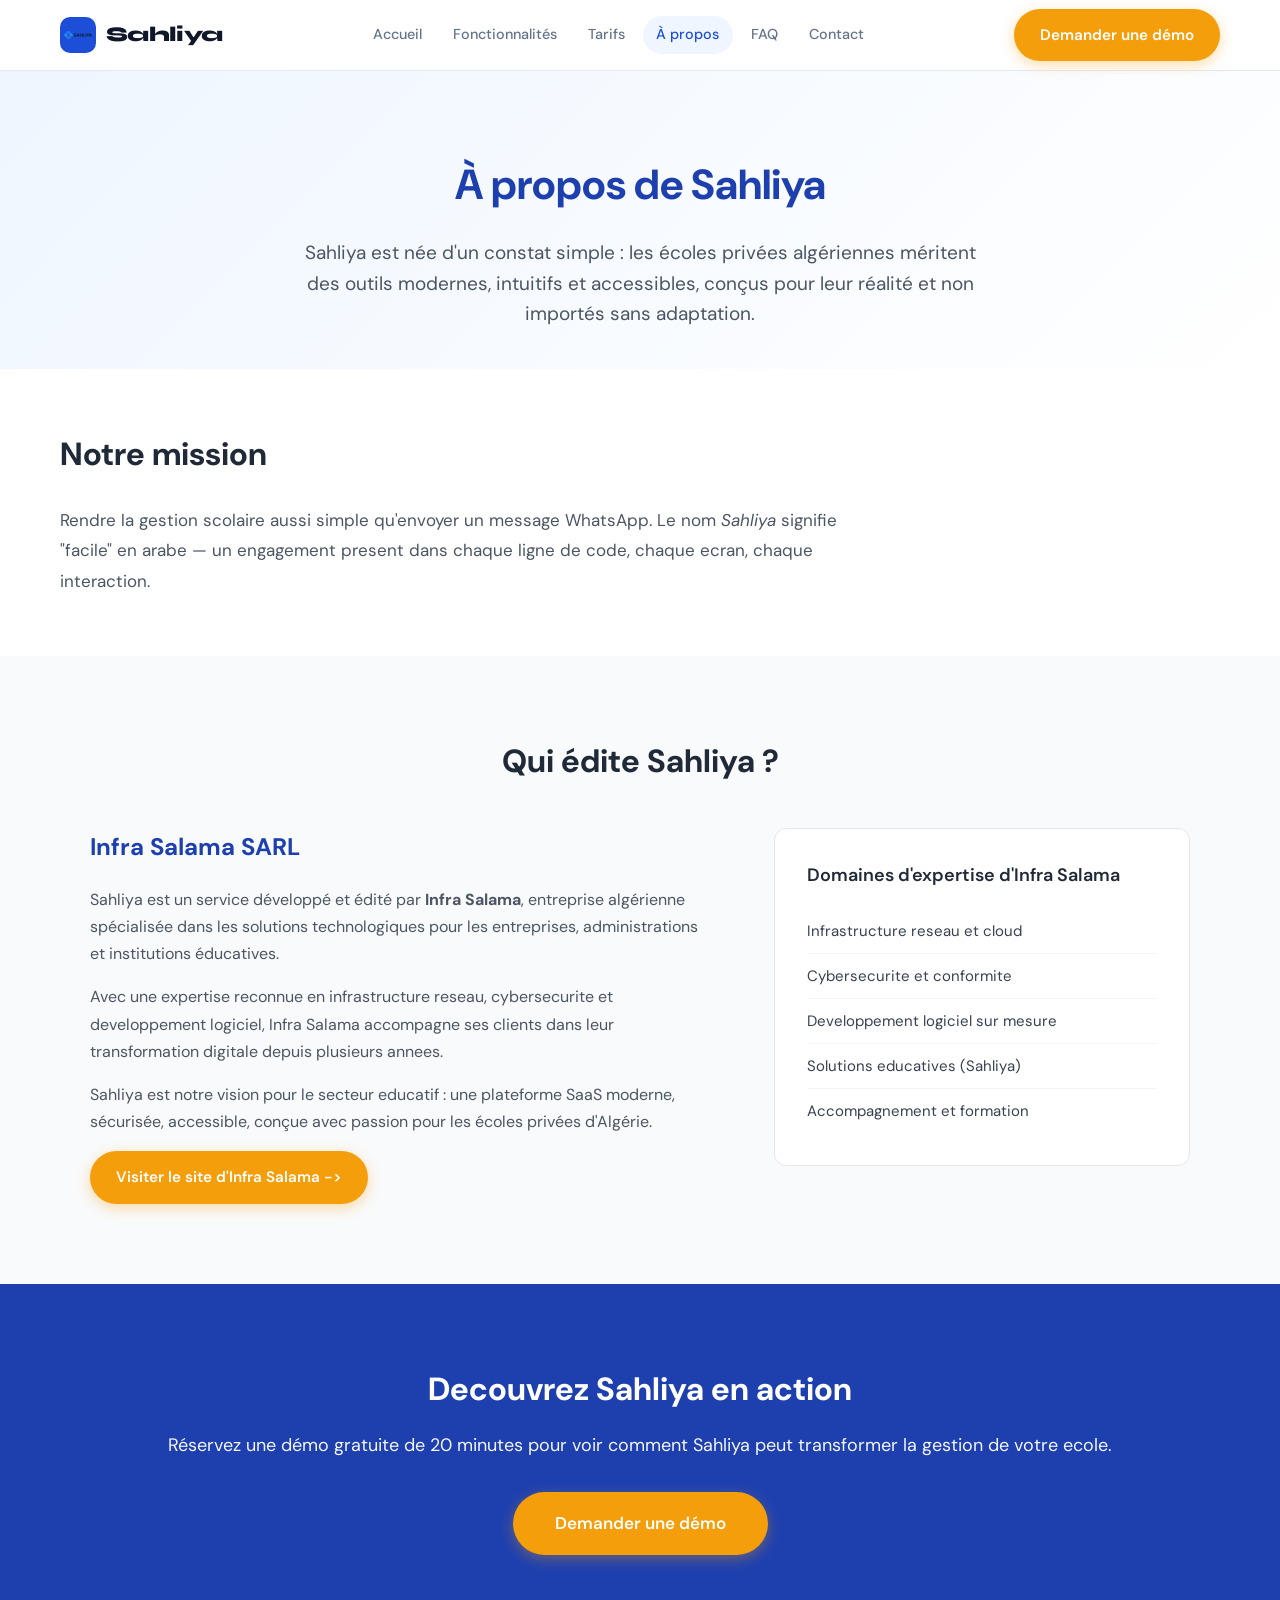
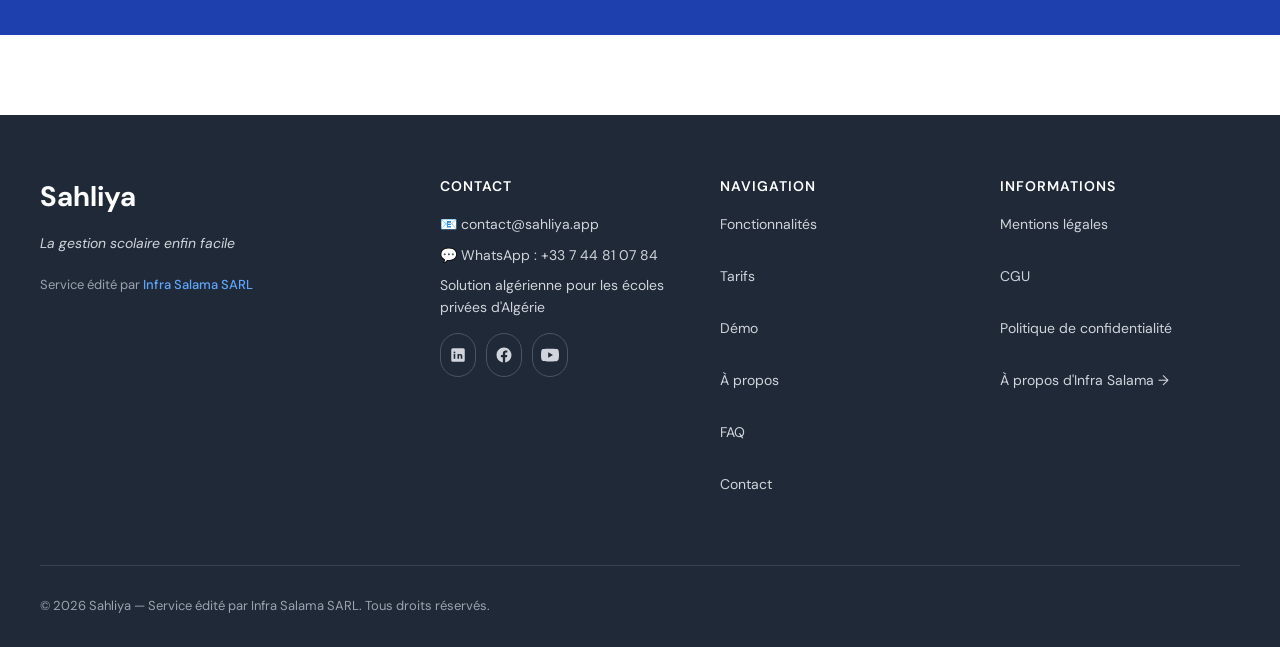
<file: apropos.html>
<!DOCTYPE html><html lang="fr"><head><meta charset="UTF-8"><meta name="viewport" content="width=device-width, initial-scale=1.0"><title>À propos — Sahliya, plateforme algérienne</title><meta name="description" content="Sahliya et Infra Salama : une solution de gestion scolaire conçue pour les écoles privées d'Algérie. Mission, équipe et accompagnement local."><link rel="stylesheet" href="css/style.css?v=20260429-2"><link rel="stylesheet" href="css/responsive.css?v=20260429-2"></head><body><header class="navbar" id="navbar"><div class="container"><div class="navbar__inner"><a href="index.html" class="navbar__logo" aria-label="Sahliya — Accueil"><div class="navbar__logo-icon"><img src="img/logo2d-sahliya.jpg" alt="Logo Sahliya" loading="lazy"></div><span class="navbar__logo-text">Sahliya</span></a><nav class="navbar__nav" aria-label="Navigation principale"><a href="index.html">Accueil</a><a href="fonctionnalites.html">Fonctionnalités</a><a href="tarifs.html">Tarifs</a><a href="apropos.html" class="active">À propos</a><a href="faq.html">FAQ</a><a href="contact.html">Contact</a></nav><div class="navbar__actions"><a href="demo.html" class="btn btn-primary">Demander une démo</a></div><button class="navbar__burger" id="burgerBtn" aria-label="Menu" aria-expanded="false"><span></span><span></span><span></span></button></div></div><nav class="navbar__mobile" id="mobileMenu" aria-label="Menu mobile"><a href="index.html">Accueil</a><a href="fonctionnalites.html">Fonctionnalités</a><a href="tarifs.html">Tarifs</a><a href="apropos.html">À propos</a><a href="faq.html">FAQ</a><a href="contact.html">Contact</a><a href="demo.html" class="btn btn-primary">Demander une démo</a></nav></header><main class="about-page"><section class="about-hero"><div class="container"><h1>À propos de Sahliya</h1><p class="lead">Sahliya est née d'un constat simple : les écoles privées algériennes méritent des outils modernes, intuitifs et accessibles, conçus pour leur réalité et non importés sans adaptation.</p></div></section><section class="about-mission"><div class="container"><h2>Notre mission</h2><p>Rendre la gestion scolaire aussi simple qu'envoyer un message WhatsApp. Le nom <em>Sahliya</em> signifie "facile" en arabe — un engagement present dans chaque ligne de code, chaque ecran, chaque interaction.</p></div></section><section class="about-publisher-detail"><div class="container"><h2>Qui édite Sahliya ?</h2><div class="publisher-detail-grid"><div><h3>Infra Salama SARL</h3><p>Sahliya est un service développé et édité par <strong>Infra Salama</strong>, entreprise algérienne spécialisée dans les solutions technologiques pour les entreprises, administrations et institutions éducatives.</p><p>Avec une expertise reconnue en infrastructure reseau, cybersecurite et developpement logiciel, Infra Salama accompagne ses clients dans leur transformation digitale depuis plusieurs annees.</p><p>Sahliya est notre vision pour le secteur educatif : une plateforme SaaS moderne, sécurisée, accessible, conçue avec passion pour les écoles privées d'Algérie.</p><a href="https://infrasalama.com" target="_blank" rel="noopener" class="btn btn-primary">Visiter le site d'Infra Salama -></a></div><div class="publisher-detail-card"><h4>Domaines d'expertise d'Infra Salama</h4><ul><li>Infrastructure reseau et cloud</li><li>Cybersecurite et conformite</li><li>Developpement logiciel sur mesure</li><li>Solutions educatives (Sahliya)</li><li>Accompagnement et formation</li></ul></div></div></div></section><section class="about-cta"><div class="container"><h2>Decouvrez Sahliya en action</h2><p>Réservez une démo gratuite de 20 minutes pour voir comment Sahliya peut transformer la gestion de votre ecole.</p><a href="/demo.html" class="btn btn-primary btn-large">Demander une démo</a></div></section></main><footer><div class="footer-container"><div class="footer-brand"><h3>Sahliya</h3><p class="footer-tagline">La gestion scolaire enfin facile</p><p class="footer-edited">Service édité par <a href="https://infrasalama.com" target="_blank" rel="noopener" class="footer-link-infra">Infra Salama SARL</a></p></div><div class="footer-meta"><h4>Contact</h4><p>📧 <a href="mailto:contact@sahliya.app">contact@sahliya.app</a></p><p>💬 WhatsApp : +33 7 44 81 07 84</p><p>Solution algérienne pour les écoles privées d'Algérie</p><div class="footer-social-links" aria-label="Réseaux sociaux Sahliya"><a href="https://www.linkedin.com/company/sahliya" target="_blank" rel="noopener" class="footer-social-link" aria-label="LinkedIn Sahliya" style="width:36px;height:36px;display:inline-flex;align-items:center;justify-content:center;"><svg viewBox="0 0 24 24" width="18" height="18" aria-hidden="true"><path fill="currentColor" d="M19 3A2 2 0 0 1 21 5V19A2 2 0 0 1 19 21H5A2 2 0 0 1 3 19V5A2 2 0 0 1 5 3H19M8.34 17V10.66H6.26V17H8.34M7.3 9.8A1.21 1.21 0 1 0 7.3 7.38A1.21 1.21 0 0 0 7.3 9.8M17.74 17V13.36C17.74 11.41 16.7 10.51 15.31 10.51C14.19 10.51 13.69 11.13 13.41 11.56V10.66H11.33C11.36 11.25 11.33 17 11.33 17H13.41V13.46C13.41 13.27 13.43 13.08 13.48 12.94C13.63 12.56 13.97 12.17 14.55 12.17C15.31 12.17 15.62 12.75 15.62 13.6V17H17.74Z"/></svg></a><a href="https://www.facebook.com/profile.php?id=61588719845020" target="_blank" rel="noopener" class="footer-social-link" aria-label="Facebook Sahliya" style="width:36px;height:36px;display:inline-flex;align-items:center;justify-content:center;"><svg viewBox="0 0 24 24" width="18" height="18" aria-hidden="true"><path fill="currentColor" d="M12 2.04C6.5 2.04 2.04 6.5 2.04 12C2.04 16.97 5.68 21.09 10.44 21.86V14.89H7.9V12H10.44V9.8C10.44 7.29 11.93 5.91 14.22 5.91C15.31 5.91 16.45 6.1 16.45 6.1V8.56H15.19C13.95 8.56 13.56 9.33 13.56 10.12V12H16.33L15.89 14.89H13.56V21.86C18.32 21.09 21.96 16.97 21.96 12C21.96 6.5 17.5 2.04 12 2.04Z"/></svg></a><a href="https://youtu.be/62splXrs-20?si=Y7EJ6-Df93fNIH7L" target="_blank" rel="noopener" class="footer-social-link" aria-label="YouTube Sahliya" style="width:36px;height:36px;display:inline-flex;align-items:center;justify-content:center;"><svg viewBox="0 0 24 24" width="18" height="18" aria-hidden="true"><path fill="currentColor" d="M23.5 6.2a3 3 0 0 0-2.1-2.1C19.4 3.5 12 3.5 12 3.5s-7.4 0-9.4.6A3 3 0 0 0 .5 6.2 31.3 31.3 0 0 0 0 12a31.3 31.3 0 0 0 .5 5.8 3 3 0 0 0 2.1 2.1c2 .6 9.4.6 9.4.6s7.4 0 9.4-.6a3 3 0 0 0 2.1-2.1A31.3 31.3 0 0 0 24 12a31.3 31.3 0 0 0-.5-5.8ZM9.6 15.7V8.3L16 12l-6.4 3.7Z"/></svg></a></div></div><div class="footer-links"><h4>Navigation</h4><a href="/fonctionnalites.html">Fonctionnalités</a><a href="/tarifs.html">Tarifs</a><a href="/demo.html">Démo</a><a href="/apropos.html">À propos</a><a href="/faq.html">FAQ</a><a href="/contact.html">Contact</a></div><div class="footer-legal"><h4>Informations</h4><a href="/mentions-legales.html">Mentions légales</a><a href="/cgu.html">CGU</a><a href="/confidentialite.html">Politique de confidentialité</a><a href="https://infrasalama.com" target="_blank" rel="noopener">À propos d'Infra Salama →</a></div></div><div class="footer-bottom"><p>© 2026 Sahliya — Service édité par Infra Salama SARL. Tous droits réservés.</p></div></footer><script src="js/main.js"></script></body></html>
</file>
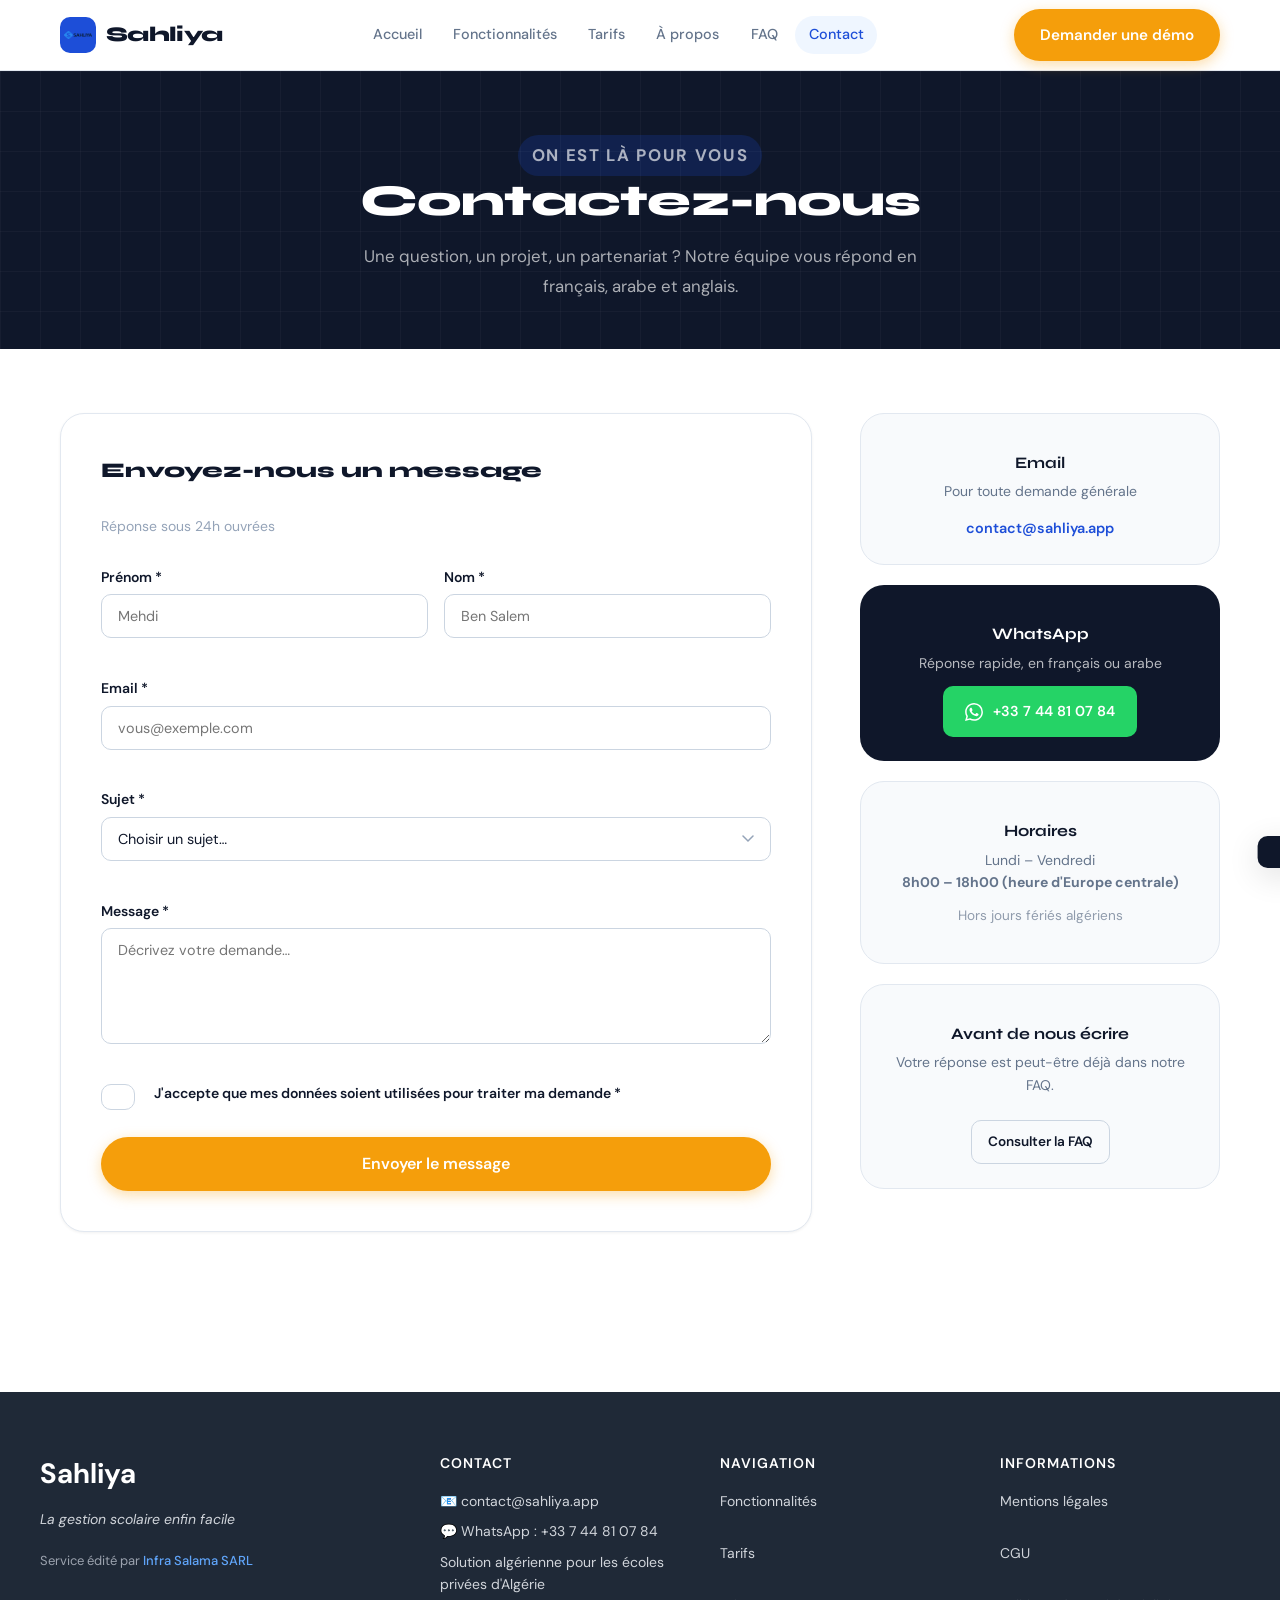
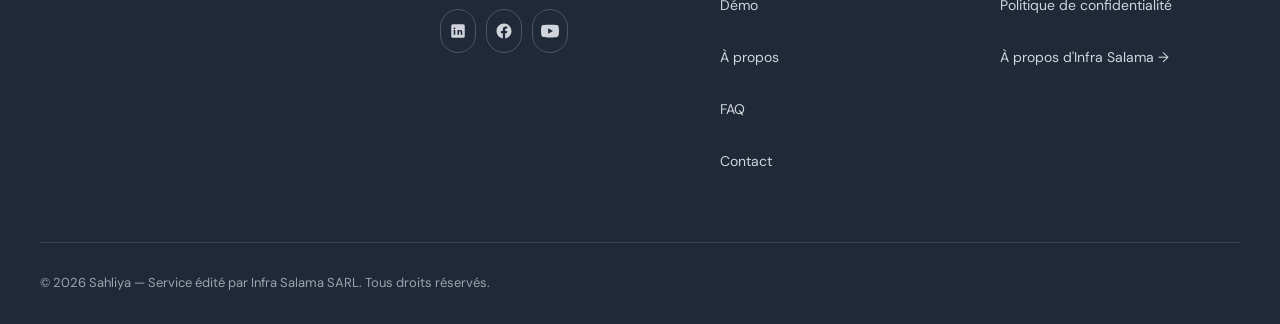
<file: contact.html>
<!DOCTYPE html><html lang="fr"><head><meta charset="UTF-8"><meta name="viewport" content="width=device-width, initial-scale=1.0"><title>Nous contacter — Sahliya</title><meta name="description" content="Contactez l'équipe Sahliya (Algérie) : email, WhatsApp ou formulaire. Réponse sous 24h ouvrées."><meta name="robots" content="index, follow"><link rel="canonical" href="https://sahliya.app/contact.html"><link rel="preconnect" href="https://fonts.googleapis.com"><link rel="preconnect" href="https://fonts.gstatic.com" crossorigin><link href="https://fonts.googleapis.com/css2?family=Syne:wght@400;600;700;800&family=DM+Sans:ital,wght@0,300;0,400;0,500;0,600;1,400&display=swap" rel="stylesheet"><link rel="stylesheet" href="css/style.css?v=20260429-2"><link rel="stylesheet" href="css/responsive.css?v=20260429-2"></head><body><!-- NAVBAR --><header class="navbar" id="navbar"><div class="container"><div class="navbar__inner"><a href="index.html" class="navbar__logo" aria-label="Sahliya — Accueil"><div class="navbar__logo-icon"><img src="img/logo2d-sahliya.jpg" alt="Logo Sahliya" loading="lazy"></div><span class="navbar__logo-text">Sahliya</span></a><nav class="navbar__nav" aria-label="Navigation principale"><a href="index.html">Accueil</a><a href="fonctionnalites.html">Fonctionnalités</a><a href="tarifs.html">Tarifs</a><a href="apropos.html">À propos</a><a href="faq.html">FAQ</a><a href="contact.html" class="active">Contact</a></nav><div class="navbar__actions"><a href="demo.html" class="btn btn-primary">Demander une démo</a></div><button class="navbar__burger" id="burgerBtn" aria-label="Menu" aria-expanded="false"><span></span><span></span><span></span></button></div></div><nav class="navbar__mobile" id="mobileMenu" aria-label="Menu mobile"><a href="index.html">Accueil</a><a href="fonctionnalites.html">Fonctionnalités</a><a href="tarifs.html">Tarifs</a><a href="apropos.html">À propos</a><a href="faq.html">FAQ</a><a href="contact.html">Contact</a><a href="demo.html" class="btn btn-primary">Demander une démo</a></nav></header><!-- PAGE HERO --><section class="page-hero"><div class="container"><div class="page-hero-content"><p class="page-hero-label">On est là pour vous</p><h1 class="page-hero-title">Contactez-nous</h1><p class="page-hero-subtitle">Une question, un projet, un partenariat ? Notre équipe vous répond en français, arabe et anglais.</p></div></div></section><!-- CONTACT SECTION --><section class="section contact-section"><div class="container"><div class="contact-layout"><!-- FORM --><div class="contact-form-wrapper"><div class="form-card"><h2 class="form-title">Envoyez-nous un message</h2><p class="form-subtitle">Réponse sous 24h ouvrées</p><form id="contactForm" class="contact-form" action="php/send-contact.php" method="POST" novalidate><input type="hidden" name="csrf_token" id="csrfToken" value=""><input type="text" name="honeypot" style="display:none;" tabindex="-1" autocomplete="off"><div class="form-row"><div class="form-group"><label for="prenom">Prénom *</label><input type="text" id="prenom" name="prenom" placeholder="Mehdi" required autocomplete="given-name"><span class="field-error" id="prenomError"></span></div><div class="form-group"><label for="nom">Nom *</label><input type="text" id="nom" name="nom" placeholder="Ben Salem" required autocomplete="family-name"><span class="field-error" id="nomError"></span></div></div><div class="form-group"><label for="email">Email *</label><input type="email" id="email" name="email" placeholder="vous@exemple.com" required autocomplete="email"><span class="field-error" id="emailError"></span></div><div class="form-group"><label for="sujet">Sujet *</label><select id="sujet" name="sujet" required><option value="">Choisir un sujet…</option><option value="demo">Demande de démo</option><option value="tarifs">Renseignements tarifs</option><option value="technique">Support technique</option><option value="partenariat">Partenariat</option><option value="presse">Presse / Média</option><option value="autre">Autre</option></select><span class="field-error" id="sujetError"></span></div><div class="form-group"><label for="message">Message *</label><textarea id="message" name="message" rows="5" placeholder="Décrivez votre demande…" required></textarea><span class="field-error" id="messageError"></span></div><div class="form-group form-check"><label class="checkbox-label"><input type="checkbox" id="rgpd" name="rgpd" required><span class="checkmark"></span>
                  J'accepte que mes données soient utilisées pour traiter ma demande *
                </label><span class="field-error" id="rgpdError"></span></div><button type="submit" class="btn btn-primary btn-full btn-lg" id="contactSubmit"><span class="btn-text">Envoyer le message</span><span class="btn-loader" style="display:none;">? Envoi en cours…</span></button></form></div></div><!-- SIDEBAR --><div class="contact-sidebar"><div class="contact-card"><div class="contact-icon"></div><h3>Email</h3><p>Pour toute demande générale</p><a href="mailto:contact@sahliya.app" class="contact-link">contact@sahliya.app</a></div><div class="contact-card contact-card-highlight"><div class="contact-icon"></div><h3>WhatsApp</h3><p>Réponse rapide, en français ou arabe</p><a href="https://wa.me/33744810784" class="btn btn-whatsapp" target="_blank" rel="noopener"><svg width="18" height="18" viewBox="0 0 24 24" fill="currentColor"><path d="M17.472 14.382c-.297-.149-1.758-.867-2.03-.967-.273-.099-.471-.148-.67.15-.197.297-.767.966-.94 1.164-.173.199-.347.223-.644.075-.297-.15-1.255-.463-2.39-1.475-.883-.788-1.48-1.761-1.653-2.059-.173-.297-.018-.458.13-.606.134-.133.298-.347.446-.52.149-.174.198-.298.298-.497.099-.198.05-.371-.025-.52-.075-.149-.669-1.612-.916-2.207-.242-.579-.487-.5-.669-.51-.173-.008-.371-.01-.57-.01-.198 0-.52.074-.792.372-.272.297-1.04 1.016-1.04 2.479 0 1.462 1.065 2.875 1.213 3.074.149.198 2.096 3.2 5.077 4.487.709.306 1.262.489 1.694.625.712.227 1.36.195 1.871.118.571-.085 1.758-.719 2.006-1.413.248-.694.248-1.289.173-1.413-.074-.124-.272-.198-.57-.347m-5.421 7.403h-.004a9.87 9.87 0 01-5.031-1.378l-.361-.214-3.741.982.998-3.648-.235-.374a9.86 9.86 0 01-1.51-5.26c.001-5.45 4.436-9.884 9.888-9.884 2.64 0 5.122 1.03 6.988 2.898a9.825 9.825 0 012.893 6.994c-.003 5.45-4.437 9.884-9.885 9.884m8.413-18.297A11.815 11.815 0 0012.05 0C5.495 0 .16 5.335.157 11.892c0 2.096.547 4.142 1.588 5.945L.057 24l6.305-1.654a11.882 11.882 0 005.683 1.448h.005c6.554 0 11.89-5.335 11.893-11.893a11.821 11.821 0 00-3.48-8.413z"/></svg>
              +33 7 44 81 07 84
            </a></div><div class="contact-card"><div class="contact-icon"></div><h3>Horaires</h3><p>Lundi – Vendredi<br><strong>8h00 – 18h00 (heure d'Europe centrale)</strong></p><p style="margin-top:0.5rem; font-size:0.85rem; opacity:0.7;">Hors jours fériés algériens</p></div><div class="contact-card"><div class="contact-icon"></div><h3>Avant de nous écrire</h3><p>Votre réponse est peut-être déjà dans notre FAQ.</p><a href="faq.html" class="btn btn-outline btn-sm" style="margin-top:0.75rem;">Consulter la FAQ</a></div></div></div></div></section><!-- TOAST --><div class="toast" id="toast" role="alert" aria-live="polite"></div><!-- FOOTER --><footer><div class="footer-container"><div class="footer-brand"><h3>Sahliya</h3><p class="footer-tagline">La gestion scolaire enfin facile</p><p class="footer-edited">Service édité par <a href="https://infrasalama.com" target="_blank" rel="noopener" class="footer-link-infra">Infra Salama SARL</a></p></div><div class="footer-meta"><h4>Contact</h4><p>📧 <a href="mailto:contact@sahliya.app">contact@sahliya.app</a></p><p>💬 WhatsApp : +33 7 44 81 07 84</p><p>Solution algérienne pour les écoles privées d'Algérie</p><div class="footer-social-links" aria-label="Réseaux sociaux Sahliya"><a href="https://www.linkedin.com/company/sahliya" target="_blank" rel="noopener" class="footer-social-link" aria-label="LinkedIn Sahliya" style="width:36px;height:36px;display:inline-flex;align-items:center;justify-content:center;"><svg viewBox="0 0 24 24" width="18" height="18" aria-hidden="true"><path fill="currentColor" d="M19 3A2 2 0 0 1 21 5V19A2 2 0 0 1 19 21H5A2 2 0 0 1 3 19V5A2 2 0 0 1 5 3H19M8.34 17V10.66H6.26V17H8.34M7.3 9.8A1.21 1.21 0 1 0 7.3 7.38A1.21 1.21 0 0 0 7.3 9.8M17.74 17V13.36C17.74 11.41 16.7 10.51 15.31 10.51C14.19 10.51 13.69 11.13 13.41 11.56V10.66H11.33C11.36 11.25 11.33 17 11.33 17H13.41V13.46C13.41 13.27 13.43 13.08 13.48 12.94C13.63 12.56 13.97 12.17 14.55 12.17C15.31 12.17 15.62 12.75 15.62 13.6V17H17.74Z"/></svg></a><a href="https://www.facebook.com/profile.php?id=61588719845020" target="_blank" rel="noopener" class="footer-social-link" aria-label="Facebook Sahliya" style="width:36px;height:36px;display:inline-flex;align-items:center;justify-content:center;"><svg viewBox="0 0 24 24" width="18" height="18" aria-hidden="true"><path fill="currentColor" d="M12 2.04C6.5 2.04 2.04 6.5 2.04 12C2.04 16.97 5.68 21.09 10.44 21.86V14.89H7.9V12H10.44V9.8C10.44 7.29 11.93 5.91 14.22 5.91C15.31 5.91 16.45 6.1 16.45 6.1V8.56H15.19C13.95 8.56 13.56 9.33 13.56 10.12V12H16.33L15.89 14.89H13.56V21.86C18.32 21.09 21.96 16.97 21.96 12C21.96 6.5 17.5 2.04 12 2.04Z"/></svg></a><a href="https://youtu.be/62splXrs-20?si=Y7EJ6-Df93fNIH7L" target="_blank" rel="noopener" class="footer-social-link" aria-label="YouTube Sahliya" style="width:36px;height:36px;display:inline-flex;align-items:center;justify-content:center;"><svg viewBox="0 0 24 24" width="18" height="18" aria-hidden="true"><path fill="currentColor" d="M23.5 6.2a3 3 0 0 0-2.1-2.1C19.4 3.5 12 3.5 12 3.5s-7.4 0-9.4.6A3 3 0 0 0 .5 6.2 31.3 31.3 0 0 0 0 12a31.3 31.3 0 0 0 .5 5.8 3 3 0 0 0 2.1 2.1c2 .6 9.4.6 9.4.6s7.4 0 9.4-.6a3 3 0 0 0 2.1-2.1A31.3 31.3 0 0 0 24 12a31.3 31.3 0 0 0-.5-5.8ZM9.6 15.7V8.3L16 12l-6.4 3.7Z"/></svg></a></div></div><div class="footer-links"><h4>Navigation</h4><a href="/fonctionnalites.html">Fonctionnalités</a><a href="/tarifs.html">Tarifs</a><a href="/demo.html">Démo</a><a href="/apropos.html">À propos</a><a href="/faq.html">FAQ</a><a href="/contact.html">Contact</a></div><div class="footer-legal"><h4>Informations</h4><a href="/mentions-legales.html">Mentions légales</a><a href="/cgu.html">CGU</a><a href="/confidentialite.html">Politique de confidentialité</a><a href="https://infrasalama.com" target="_blank" rel="noopener">À propos d'Infra Salama →</a></div></div><div class="footer-bottom"><p>© 2026 Sahliya — Service édité par Infra Salama SARL. Tous droits réservés.</p></div></footer><script src="js/main.js"></script><script src="js/form.js"></script></body></html>
</file>
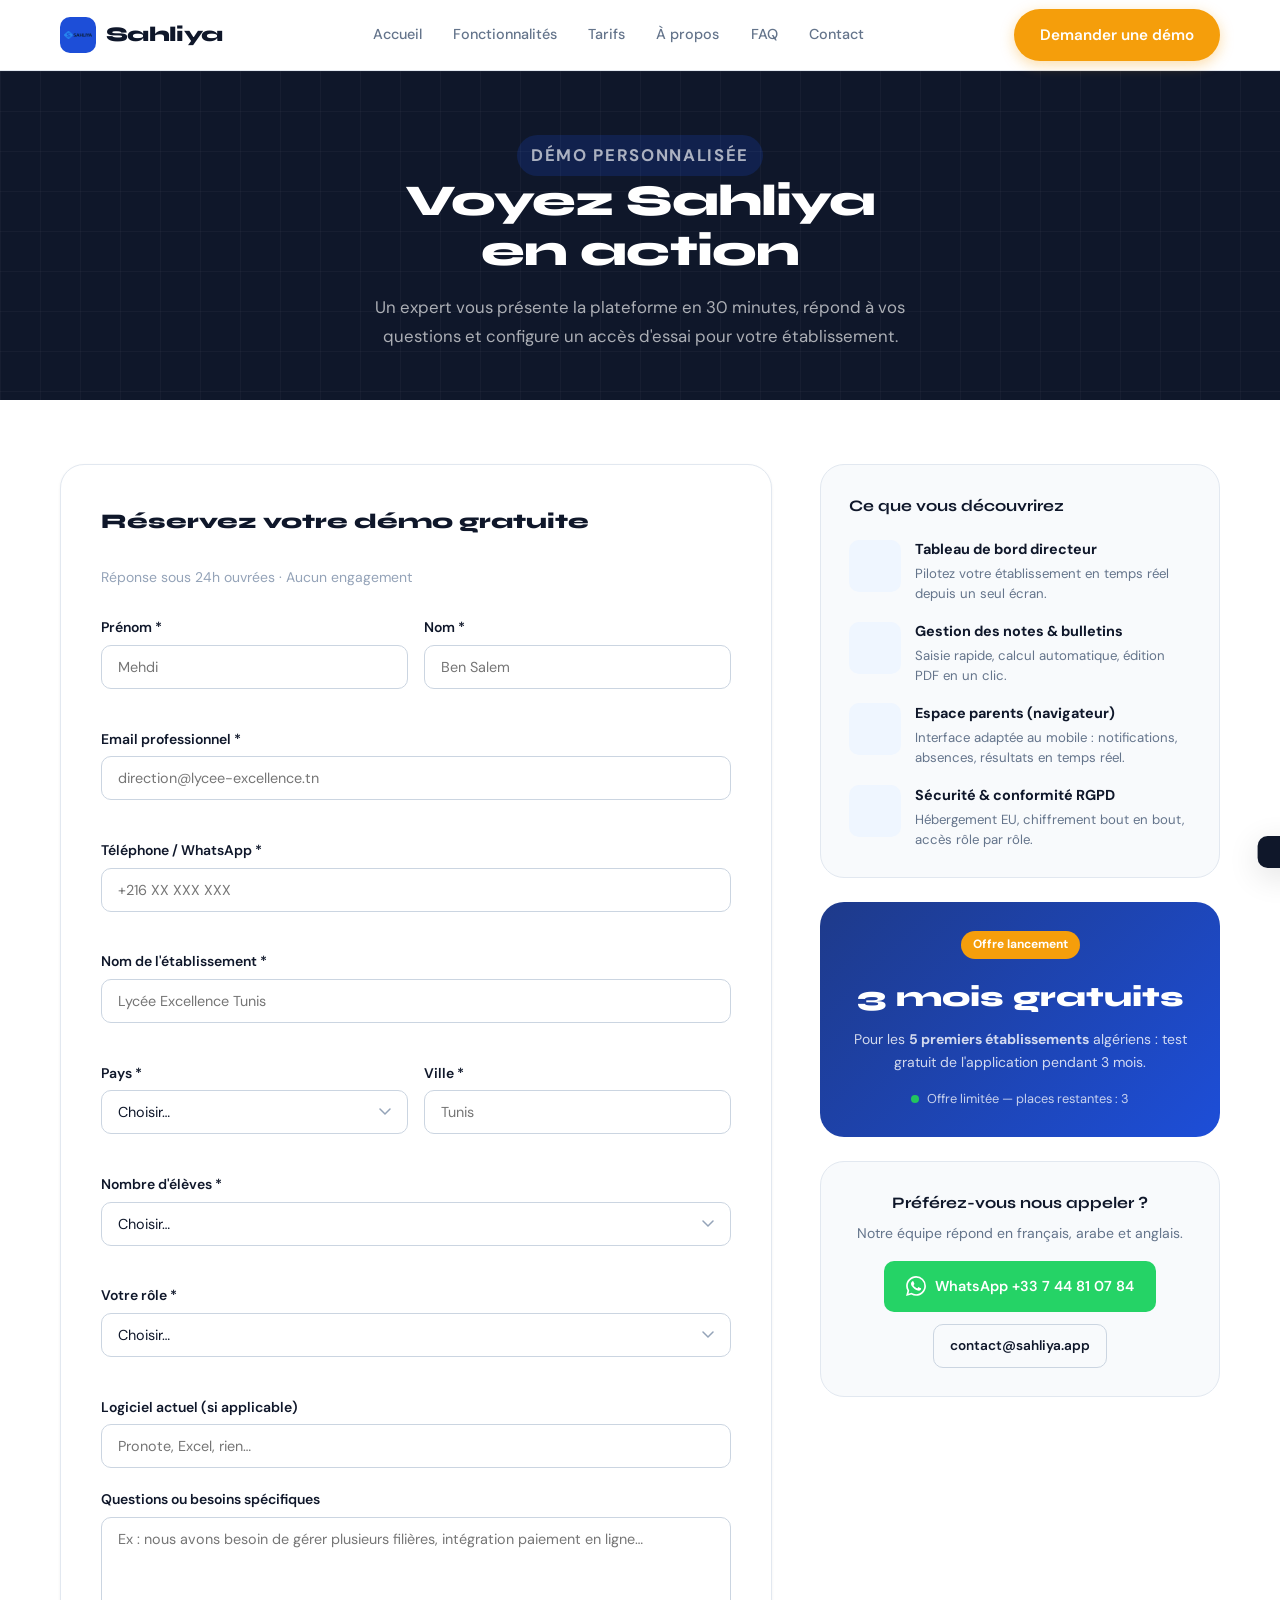
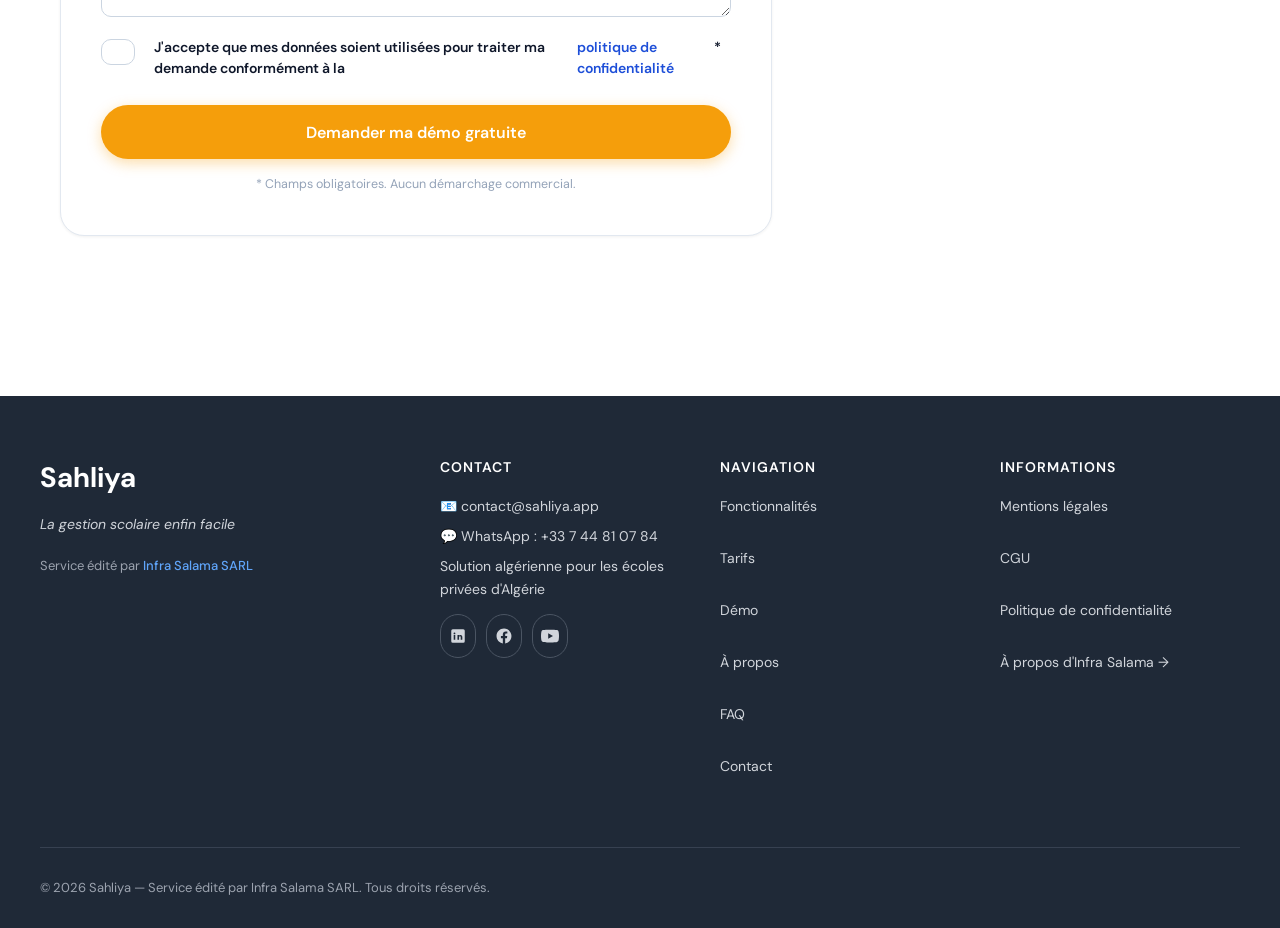
<file: demo.html>
<!DOCTYPE html><html lang="fr"><head><meta charset="UTF-8"><meta name="viewport" content="width=device-width, initial-scale=1.0"><title>Demander une démo gratuite — Sahliya</title><meta name="description" content="Demandez une démo Sahliya : présentation pour votre établissement privé en Algérie, réponses à vos questions, configuration d'essai."><meta name="robots" content="index, follow"><link rel="canonical" href="https://sahliya.app/demo.html"><link rel="preconnect" href="https://fonts.googleapis.com"><link rel="preconnect" href="https://fonts.gstatic.com" crossorigin><link href="https://fonts.googleapis.com/css2?family=Syne:wght@400;600;700;800&family=DM+Sans:ital,wght@0,300;0,400;0,500;0,600;1,400&display=swap" rel="stylesheet"><link rel="stylesheet" href="css/style.css?v=20260429-2"><link rel="stylesheet" href="css/responsive.css?v=20260429-2"></head><body><!-- NAVBAR --><header class="navbar" id="navbar"><div class="container"><div class="navbar__inner"><a href="index.html" class="navbar__logo" aria-label="Sahliya — Accueil"><div class="navbar__logo-icon"><img src="img/logo2d-sahliya.jpg" alt="Logo Sahliya" loading="lazy"></div><span class="navbar__logo-text">Sahliya</span></a><nav class="navbar__nav" aria-label="Navigation principale"><a href="index.html">Accueil</a><a href="fonctionnalites.html">Fonctionnalités</a><a href="tarifs.html">Tarifs</a><a href="apropos.html">À propos</a><a href="faq.html">FAQ</a><a href="contact.html">Contact</a></nav><div class="navbar__actions"><a href="demo.html" class="btn btn-primary">Demander une démo</a></div><button class="navbar__burger" id="burgerBtn" aria-label="Menu" aria-expanded="false"><span></span><span></span><span></span></button></div></div><nav class="navbar__mobile" id="mobileMenu" aria-label="Menu mobile"><a href="index.html">Accueil</a><a href="fonctionnalites.html">Fonctionnalités</a><a href="tarifs.html">Tarifs</a><a href="apropos.html">À propos</a><a href="faq.html">FAQ</a><a href="contact.html">Contact</a><a href="demo.html" class="btn btn-primary">Demander une démo</a></nav></header><!-- PAGE HERO --><section class="page-hero"><div class="container"><div class="page-hero-content"><p class="page-hero-label">Démo personnalisée</p><h1 class="page-hero-title">Voyez Sahliya<br>en action</h1><p class="page-hero-subtitle">Un expert vous présente la plateforme en 30 minutes, répond à vos questions et configure un accès d'essai pour votre établissement.</p></div></div></section><!-- DEMO SECTION --><section class="section demo-section"><div class="container"><div class="demo-layout"><!-- FORM --><div class="demo-form-wrapper"><div class="form-card"><h2 class="form-title">Réservez votre démo gratuite</h2><p class="form-subtitle">Réponse sous 24h ouvrées · Aucun engagement</p><form id="demoForm" class="demo-form" action="php/send-demo.php" method="POST" novalidate><input type="hidden" name="csrf_token" id="csrfToken" value=""><input type="text" name="honeypot" style="display:none;" tabindex="-1" autocomplete="off"><div class="form-row"><div class="form-group"><label for="prenom">Prénom *</label><input type="text" id="prenom" name="prenom" placeholder="Mehdi" required autocomplete="given-name"><span class="field-error" id="prenomError"></span></div><div class="form-group"><label for="nom">Nom *</label><input type="text" id="nom" name="nom" placeholder="Ben Salem" required autocomplete="family-name"><span class="field-error" id="nomError"></span></div></div><div class="form-group"><label for="email">Email professionnel *</label><input type="email" id="email" name="email" placeholder="direction@lycee-excellence.tn" required autocomplete="email"><span class="field-error" id="emailError"></span></div><div class="form-group"><label for="tel">Téléphone / WhatsApp *</label><input type="tel" id="tel" name="tel" placeholder="+216 XX XXX XXX" required autocomplete="tel"><span class="field-error" id="telError"></span></div><div class="form-group"><label for="etablissement">Nom de l'établissement *</label><input type="text" id="etablissement" name="etablissement" placeholder="Lycée Excellence Tunis" required><span class="field-error" id="etablissementError"></span></div><div class="form-row"><div class="form-group"><label for="pays">Pays *</label><select id="pays" name="pays" required><option value="">Choisir…</option><option value="DZ">Algérie</option><option value="OTHER">Autre</option></select><span class="field-error" id="paysError"></span></div><div class="form-group"><label for="ville">Ville *</label><input type="text" id="ville" name="ville" placeholder="Tunis" required><span class="field-error" id="villeError"></span></div></div><div class="form-group"><label for="nb_eleves">Nombre d'élèves *</label><select id="nb_eleves" name="nb_eleves" required><option value="">Choisir…</option><option value="<100">Moins de 100</option><option value="100-300">100 à 300</option><option value="300-500">300 à 500</option><option value="500-1000">500 à 1 000</option><option value=">1000">Plus de 1 000</option></select><span class="field-error" id="nb_elevesError"></span></div><div class="form-group"><label for="role">Votre rôle *</label><select id="role" name="role" required><option value="">Choisir…</option><option value="directeur">Directeur / Directrice</option><option value="fondateur">Fondateur / Propriétaire</option><option value="admin">Responsable administratif</option><option value="dsi">Responsable informatique</option><option value="autre">Autre</option></select><span class="field-error" id="roleError"></span></div><div class="form-group"><label for="logiciel_actuel">Logiciel actuel (si applicable)</label><input type="text" id="logiciel_actuel" name="logiciel_actuel" placeholder="Pronote, Excel, rien…"></div><div class="form-group"><label for="message">Questions ou besoins spécifiques</label><textarea id="message" name="message" rows="3" placeholder="Ex : nous avons besoin de gérer plusieurs filières, intégration paiement en ligne…"></textarea></div><div class="form-group form-check"><label class="checkbox-label"><input type="checkbox" id="rgpd" name="rgpd" required><span class="checkmark"></span>
                  J'accepte que mes données soient utilisées pour traiter ma demande conformément à la <a href="mentions-legales.html">politique de confidentialité</a> *
                </label><span class="field-error" id="rgpdError"></span></div><button type="submit" class="btn btn-primary btn-full btn-lg" id="demoSubmit"><span class="btn-text">Demander ma démo gratuite</span><span class="btn-loader" style="display:none;">? Envoi en cours…</span></button><p class="form-legal">* Champs obligatoires. Aucun démarchage commercial.</p></form></div></div><!-- SIDEBAR --><div class="demo-sidebar"><div class="sidebar-card"><h3 class="sidebar-title">Ce que vous découvrirez</h3><ul class="demo-benefits"><li><span class="benefit-icon"></span><div><strong>Tableau de bord directeur</strong><p>Pilotez votre établissement en temps réel depuis un seul écran.</p></div></li><li><span class="benefit-icon"></span><div><strong>Gestion des notes & bulletins</strong><p>Saisie rapide, calcul automatique, édition PDF en un clic.</p></div></li><li><span class="benefit-icon"></span><div><strong>Espace parents (navigateur)</strong><p>Interface adaptée au mobile : notifications, absences, résultats en temps réel.</p></div></li><li><span class="benefit-icon"></span><div><strong>Sécurité & conformité RGPD</strong><p>Hébergement EU, chiffrement bout en bout, accès rôle par rôle.</p></div></li></ul></div><div class="sidebar-card sidebar-offer"><div class="offer-badge">Offre lancement</div><h3>3 mois gratuits</h3><p>Pour les <strong>5 premiers établissements</strong> algériens : test gratuit de l'application pendant 3 mois.</p><div class="offer-urgency"><span class="dot pulse"></span><span>Offre limitée — places restantes : 3</span></div></div><div class="sidebar-card sidebar-contact"><h3>Préférez-vous nous appeler ?</h3><p>Notre équipe répond en français, arabe et anglais.</p><a href="https://wa.me/33744810784" class="btn btn-whatsapp" target="_blank" rel="noopener"><svg width="20" height="20" viewBox="0 0 24 24" fill="currentColor"><path d="M17.472 14.382c-.297-.149-1.758-.867-2.03-.967-.273-.099-.471-.148-.67.15-.197.297-.767.966-.94 1.164-.173.199-.347.223-.644.075-.297-.15-1.255-.463-2.39-1.475-.883-.788-1.48-1.761-1.653-2.059-.173-.297-.018-.458.13-.606.134-.133.298-.347.446-.52.149-.174.198-.298.298-.497.099-.198.05-.371-.025-.52-.075-.149-.669-1.612-.916-2.207-.242-.579-.487-.5-.669-.51-.173-.008-.371-.01-.57-.01-.198 0-.52.074-.792.372-.272.297-1.04 1.016-1.04 2.479 0 1.462 1.065 2.875 1.213 3.074.149.198 2.096 3.2 5.077 4.487.709.306 1.262.489 1.694.625.712.227 1.36.195 1.871.118.571-.085 1.758-.719 2.006-1.413.248-.694.248-1.289.173-1.413-.074-.124-.272-.198-.57-.347m-5.421 7.403h-.004a9.87 9.87 0 01-5.031-1.378l-.361-.214-3.741.982.998-3.648-.235-.374a9.86 9.86 0 01-1.51-5.26c.001-5.45 4.436-9.884 9.888-9.884 2.64 0 5.122 1.03 6.988 2.898a9.825 9.825 0 012.893 6.994c-.003 5.45-4.437 9.884-9.885 9.884m8.413-18.297A11.815 11.815 0 0012.05 0C5.495 0 .16 5.335.157 11.892c0 2.096.547 4.142 1.588 5.945L.057 24l6.305-1.654a11.882 11.882 0 005.683 1.448h.005c6.554 0 11.89-5.335 11.893-11.893a11.821 11.821 0 00-3.48-8.413z"/></svg>
              WhatsApp +33 7 44 81 07 84
            </a><a href="mailto:contact@sahliya.app" class="btn btn-outline btn-sm" style="margin-top:0.75rem;">contact@sahliya.app</a></div></div></div></div></section><!-- TOAST --><div class="toast" id="toast" role="alert" aria-live="polite"></div><!-- FOOTER --><footer><div class="footer-container"><div class="footer-brand"><h3>Sahliya</h3><p class="footer-tagline">La gestion scolaire enfin facile</p><p class="footer-edited">Service édité par <a href="https://infrasalama.com" target="_blank" rel="noopener" class="footer-link-infra">Infra Salama SARL</a></p></div><div class="footer-meta"><h4>Contact</h4><p>📧 <a href="mailto:contact@sahliya.app">contact@sahliya.app</a></p><p>💬 WhatsApp : +33 7 44 81 07 84</p><p>Solution algérienne pour les écoles privées d'Algérie</p><div class="footer-social-links" aria-label="Réseaux sociaux Sahliya"><a href="https://www.linkedin.com/company/sahliya" target="_blank" rel="noopener" class="footer-social-link" aria-label="LinkedIn Sahliya" style="width:36px;height:36px;display:inline-flex;align-items:center;justify-content:center;"><svg viewBox="0 0 24 24" width="18" height="18" aria-hidden="true"><path fill="currentColor" d="M19 3A2 2 0 0 1 21 5V19A2 2 0 0 1 19 21H5A2 2 0 0 1 3 19V5A2 2 0 0 1 5 3H19M8.34 17V10.66H6.26V17H8.34M7.3 9.8A1.21 1.21 0 1 0 7.3 7.38A1.21 1.21 0 0 0 7.3 9.8M17.74 17V13.36C17.74 11.41 16.7 10.51 15.31 10.51C14.19 10.51 13.69 11.13 13.41 11.56V10.66H11.33C11.36 11.25 11.33 17 11.33 17H13.41V13.46C13.41 13.27 13.43 13.08 13.48 12.94C13.63 12.56 13.97 12.17 14.55 12.17C15.31 12.17 15.62 12.75 15.62 13.6V17H17.74Z"/></svg></a><a href="https://www.facebook.com/profile.php?id=61588719845020" target="_blank" rel="noopener" class="footer-social-link" aria-label="Facebook Sahliya" style="width:36px;height:36px;display:inline-flex;align-items:center;justify-content:center;"><svg viewBox="0 0 24 24" width="18" height="18" aria-hidden="true"><path fill="currentColor" d="M12 2.04C6.5 2.04 2.04 6.5 2.04 12C2.04 16.97 5.68 21.09 10.44 21.86V14.89H7.9V12H10.44V9.8C10.44 7.29 11.93 5.91 14.22 5.91C15.31 5.91 16.45 6.1 16.45 6.1V8.56H15.19C13.95 8.56 13.56 9.33 13.56 10.12V12H16.33L15.89 14.89H13.56V21.86C18.32 21.09 21.96 16.97 21.96 12C21.96 6.5 17.5 2.04 12 2.04Z"/></svg></a><a href="https://youtu.be/62splXrs-20?si=Y7EJ6-Df93fNIH7L" target="_blank" rel="noopener" class="footer-social-link" aria-label="YouTube Sahliya" style="width:36px;height:36px;display:inline-flex;align-items:center;justify-content:center;"><svg viewBox="0 0 24 24" width="18" height="18" aria-hidden="true"><path fill="currentColor" d="M23.5 6.2a3 3 0 0 0-2.1-2.1C19.4 3.5 12 3.5 12 3.5s-7.4 0-9.4.6A3 3 0 0 0 .5 6.2 31.3 31.3 0 0 0 0 12a31.3 31.3 0 0 0 .5 5.8 3 3 0 0 0 2.1 2.1c2 .6 9.4.6 9.4.6s7.4 0 9.4-.6a3 3 0 0 0 2.1-2.1A31.3 31.3 0 0 0 24 12a31.3 31.3 0 0 0-.5-5.8ZM9.6 15.7V8.3L16 12l-6.4 3.7Z"/></svg></a></div></div><div class="footer-links"><h4>Navigation</h4><a href="/fonctionnalites.html">Fonctionnalités</a><a href="/tarifs.html">Tarifs</a><a href="/demo.html">Démo</a><a href="/apropos.html">À propos</a><a href="/faq.html">FAQ</a><a href="/contact.html">Contact</a></div><div class="footer-legal"><h4>Informations</h4><a href="/mentions-legales.html">Mentions légales</a><a href="/cgu.html">CGU</a><a href="/confidentialite.html">Politique de confidentialité</a><a href="https://infrasalama.com" target="_blank" rel="noopener">À propos d'Infra Salama →</a></div></div><div class="footer-bottom"><p>© 2026 Sahliya — Service édité par Infra Salama SARL. Tous droits réservés.</p></div></footer><script src="js/main.js"></script><script src="js/form.js"></script></body></html>
</file>
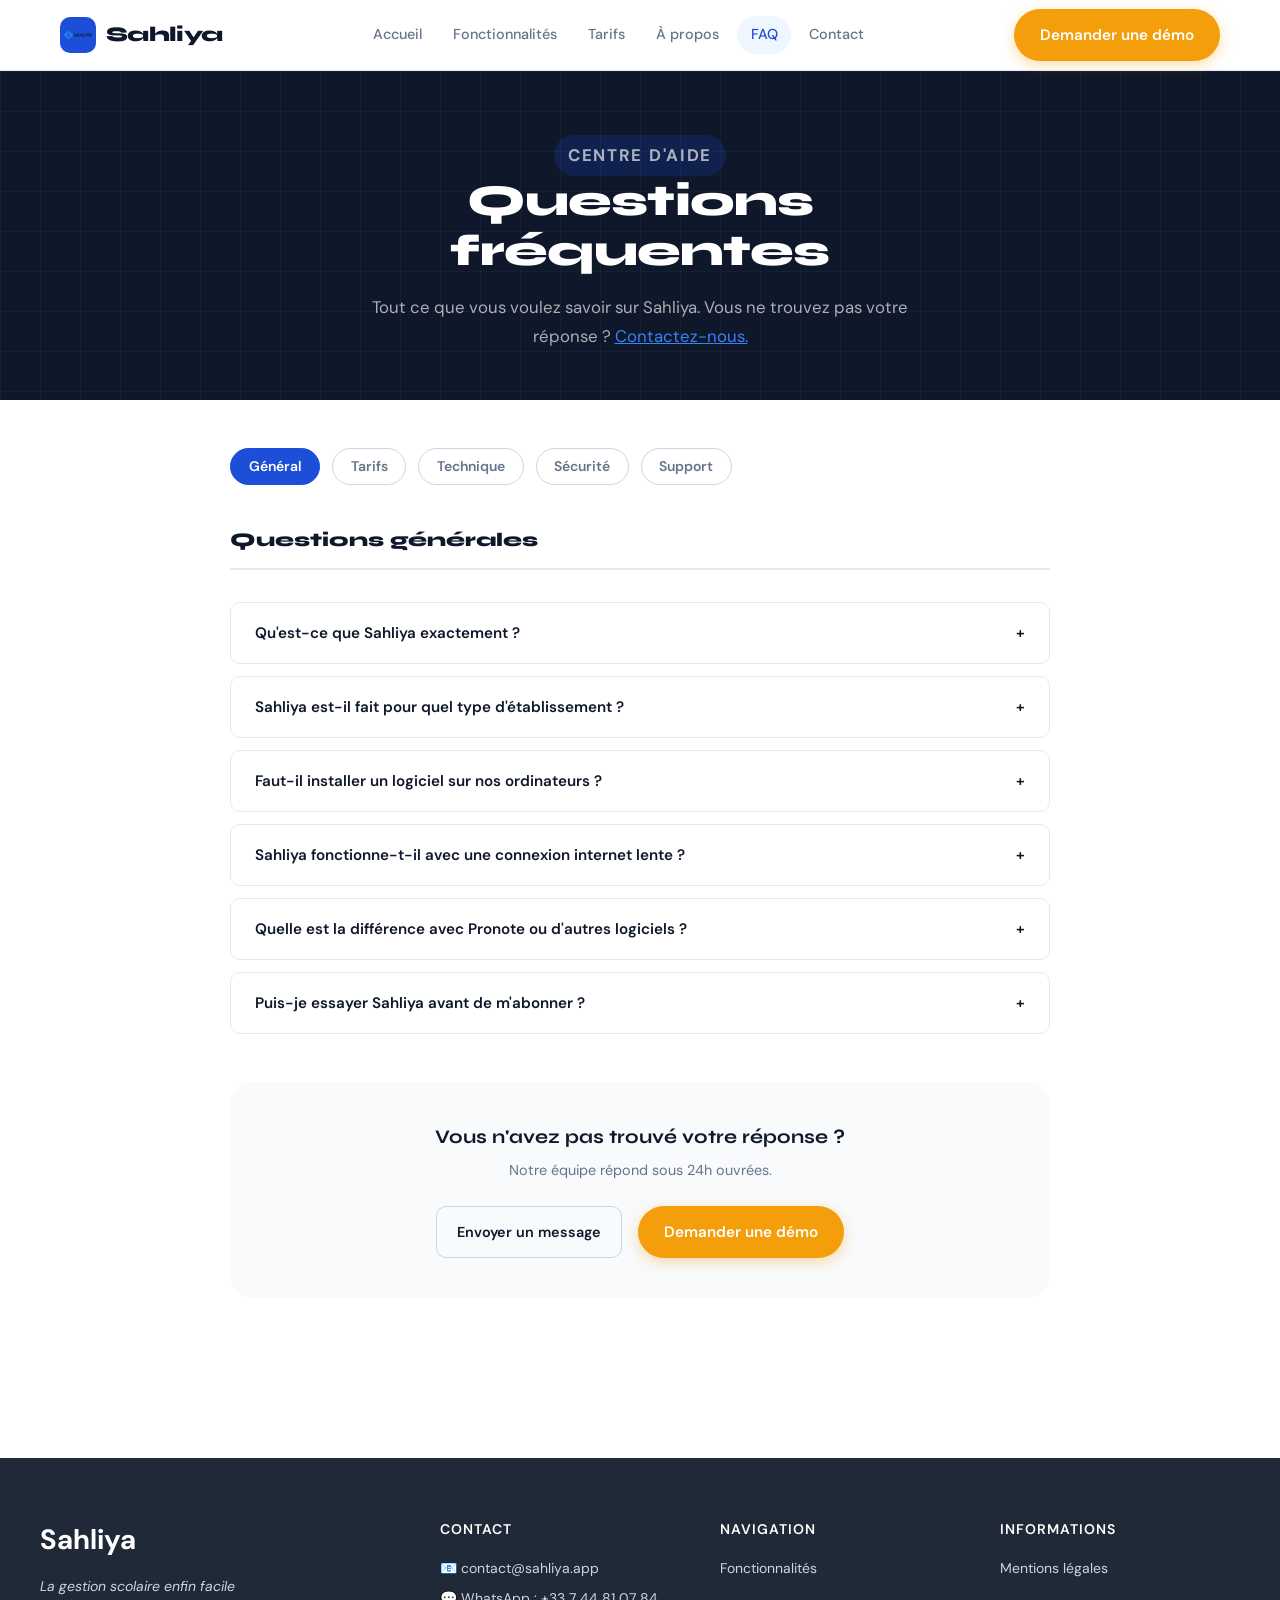
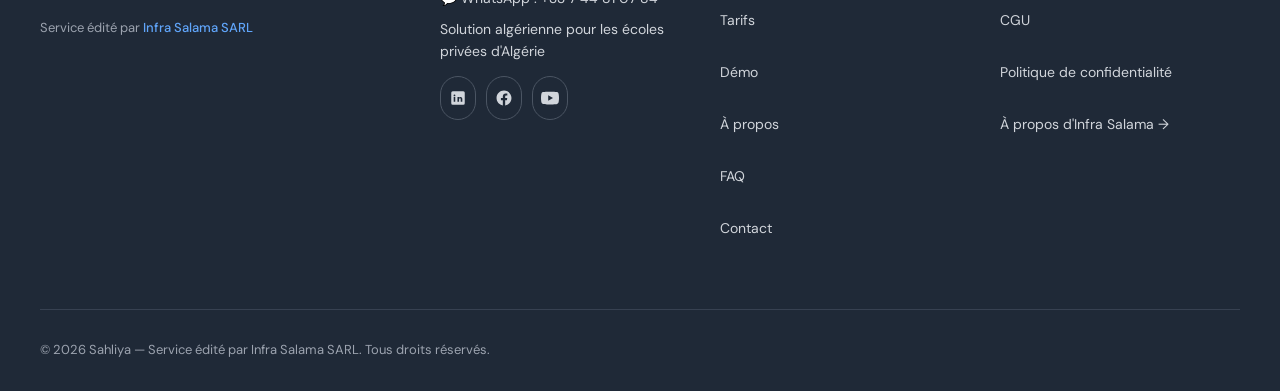
<file: faq.html>
<!DOCTYPE html><html lang="fr"><head><meta charset="UTF-8"><meta name="viewport" content="width=device-width, initial-scale=1.0"><title>FAQ Sahliya — Écoles privées en Algérie</title><meta name="description" content="FAQ Sahliya : tarifs en DZD, installation, sécurité des données, support pour les écoles privées algériennes."><meta name="robots" content="index, follow"><link rel="canonical" href="https://sahliya.app/faq.html"><link rel="preconnect" href="https://fonts.googleapis.com"><link rel="preconnect" href="https://fonts.gstatic.com" crossorigin><link href="https://fonts.googleapis.com/css2?family=Syne:wght@400;600;700;800&family=DM+Sans:ital,wght@0,300;0,400;0,500;0,600;1,400&display=swap" rel="stylesheet"><link rel="stylesheet" href="css/style.css?v=20260429-2"><link rel="stylesheet" href="css/responsive.css?v=20260429-2"></head><body><!-- NAVBAR --><header class="navbar" id="navbar"><div class="container"><div class="navbar__inner"><a href="index.html" class="navbar__logo" aria-label="Sahliya — Accueil"><div class="navbar__logo-icon"><img src="img/logo2d-sahliya.jpg" alt="Logo Sahliya" loading="lazy"></div><span class="navbar__logo-text">Sahliya</span></a><nav class="navbar__nav" aria-label="Navigation principale"><a href="index.html">Accueil</a><a href="fonctionnalites.html">Fonctionnalités</a><a href="tarifs.html">Tarifs</a><a href="apropos.html">À propos</a><a href="faq.html" class="active">FAQ</a><a href="contact.html">Contact</a></nav><div class="navbar__actions"><a href="demo.html" class="btn btn-primary">Demander une démo</a></div><button class="navbar__burger" id="burgerBtn" aria-label="Menu" aria-expanded="false"><span></span><span></span><span></span></button></div></div><nav class="navbar__mobile" id="mobileMenu" aria-label="Menu mobile"><a href="index.html">Accueil</a><a href="fonctionnalites.html">Fonctionnalités</a><a href="tarifs.html">Tarifs</a><a href="apropos.html">À propos</a><a href="faq.html">FAQ</a><a href="contact.html">Contact</a><a href="demo.html" class="btn btn-primary">Demander une démo</a></nav></header><!-- PAGE HERO --><section class="page-hero"><div class="container"><div class="page-hero-content"><p class="page-hero-label">Centre d'aide</p><h1 class="page-hero-title">Questions fréquentes</h1><p class="page-hero-subtitle">Tout ce que vous voulez savoir sur Sahliya. Vous ne trouvez pas votre réponse ? <a href="contact.html">Contactez-nous.</a></p></div></div></section><!-- FAQ CONTENT --><section class="section faq-page-section"><div class="container faq-page-container"><!-- CATEGORY NAV --><nav class="faq-categories" aria-label="Catégories FAQ"><button class="faq-cat-btn active" data-cat="general">Général</button><button class="faq-cat-btn" data-cat="tarifs">Tarifs</button><button class="faq-cat-btn" data-cat="technique">Technique</button><button class="faq-cat-btn" data-cat="securite">Sécurité</button><button class="faq-cat-btn" data-cat="support">Support</button></nav><!-- GENERAL --><div class="faq-category active" id="cat-general"><h2 class="faq-cat-title">Questions générales</h2><div class="faq-list"><div class="faq-item"><button class="faq-question" aria-expanded="false">
              Qu'est-ce que Sahliya exactement ?
              <span class="faq-icon">+</span></button><div class="faq-answer"><p>Sahliya est une plateforme SaaS de gestion scolaire conçue spécifiquement pour les établissements privés en Algérie, dans toutes les wilayas.</p><p>Elle centralise en un seul outil : la gestion des notes et bulletins, les absences, la messagerie école-famille, les emplois du temps et les statistiques de direction. Pensez-y comme un Pronote adapté aux réalités locales — en cloud, sans installation, accessible depuis un navigateur sur ordinateur comme sur smartphone.</p></div></div><div class="faq-item"><button class="faq-question" aria-expanded="false">
              Sahliya est-il fait pour quel type d'établissement ?
              <span class="faq-icon">+</span></button><div class="faq-answer"><p>Sahliya est conçu pour les <strong>écoles primaires, collèges et lycées privés</strong> de 50 à 2 000+ élèves. Il convient aussi bien aux petites structures en croissance qu'aux grandes écoles multi-sites.</p><p>Les établissements publics peuvent nous contacter pour une offre sur mesure.</p></div></div><div class="faq-item"><button class="faq-question" aria-expanded="false">
              Faut-il installer un logiciel sur nos ordinateurs ?
              <span class="faq-icon">+</span></button><div class="faq-answer"><p>Non. Sahliya est 100 % cloud. Il suffit d'un navigateur web récent (Chrome, Firefox, Edge, Safari) et d'une connexion internet. Aucune installation, aucune mise à jour manuelle.</p><p>L'interface est responsive : enseignants, administration et parents utilisent le même accès web, y compris depuis un smartphone ou une tablette.</p></div></div><div class="faq-item"><button class="faq-question" aria-expanded="false">
              Sahliya fonctionne-t-il avec une connexion internet lente ?
              <span class="faq-icon">+</span></button><div class="faq-answer"><p>Oui. Sahliya a été optimisé pour fonctionner correctement sur des connexions 3G et des réseaux ADSL standard. L'interface est légère et progressive — les fonctions critiques (saisie de notes, appel) sont utilisables même avec une latence élevée.</p><p>Un usage prolongé sans connexion n'est pas prévu ; reconnectez-vous dès que le réseau est disponible.</p></div></div><div class="faq-item"><button class="faq-question" aria-expanded="false">
              Quelle est la différence avec Pronote ou d'autres logiciels ?
              <span class="faq-icon">+</span></button><div class="faq-answer"><p>Pronote est conçu pour le système éducatif français — son modèle de licence, ses bulletins et ses workflows correspondent aux contraintes des établissements français. Sahliya est bâti pour les réalités locales :</p><ul><li>Paiement en DZD (dinar algérien)</li><li>Bulletins configurables (systèmes de notation adaptés)</li><li>Support en français <em>et</em> en arabe</li><li>Connexion WhatsApp pour les notifications parents</li><li>Tarifs pensés pour les écoles en Algérie</li><li>Pas de serveur à gérer, pas de contrat annuel long terme</li></ul></div></div><div class="faq-item"><button class="faq-question" aria-expanded="false">
              Puis-je essayer Sahliya avant de m'abonner ?
              <span class="faq-icon">+</span></button><div class="faq-answer"><p>Absolument. Nous proposons <strong>30 jours d'essai gratuit</strong>, sans carte bancaire. Réservez une démo en ligne pour qu'un expert configure un environnement de test avec vos données réelles (classes, matières) et vous accompagne lors de la prise en main.</p></div></div></div></div><!-- TARIFS --><div class="faq-category" id="cat-tarifs"><h2 class="faq-cat-title">Tarifs & abonnement</h2><div class="faq-list"><div class="faq-item"><button class="faq-question" aria-expanded="false">
              Quels sont les modes de paiement acceptés ?
              <span class="faq-icon">+</span></button><div class="faq-answer"><p>Nous acceptons :</p><ul><li>Virement bancaire en Algérie (DZD) ou international (SWIFT / IBAN)</li><li>Carte bancaire Visa / Mastercard</li><li>Paiement mobile (en cours de déploiement)</li><li>Chèque pour les grandes institutions (sur demande)</li></ul><p>Les abonnements annuels bénéficient d'une remise de <strong>20 %</strong> par rapport au mensuel.</p></div></div><div class="faq-item"><button class="faq-question" aria-expanded="false">
              Y a-t-il des frais cachés ou de mise en place ?
              <span class="faq-icon">+</span></button><div class="faq-answer"><p>Aucun frais caché. Le prix affiché inclut :</p><ul><li>Toutes les mises à jour</li><li>L'hébergement et les sauvegardes</li><li>Le support technique</li><li>La formation initiale à distance</li></ul><p>Les seuls services facturés en option sont la formation présentielle sur site (tarif selon la localisation) et le développement de modules sur mesure.</p></div></div><div class="faq-item"><button class="faq-question" aria-expanded="false">
              Puis-je changer de plan à tout moment ?
              <span class="faq-icon">+</span></button><div class="faq-answer"><p>Oui. La mise à niveau (upgrade) est instantanée et la facturation est calculée au prorata. Le passage à un plan inférieur (downgrade) est possible en fin de période de facturation.</p></div></div><div class="faq-item"><button class="faq-question" aria-expanded="false">
              Que se passe-t-il si je résilie mon abonnement ?
              <span class="faq-icon">+</span></button><div class="faq-answer"><p>Vous conservez un accès en lecture seule à vos données pendant <strong>60 jours</strong> après la résiliation. Avant la fermeture définitive, nous vous fournissons un export complet de toutes vos données (élèves, notes, bulletins, historique) en format CSV et PDF.</p><p>Nous n'appliquons aucune pénalité de résiliation.</p></div></div><div class="faq-item"><button class="faq-question" aria-expanded="false">
              Proposez-vous des tarifs pour les groupes scolaires multi-sites ?
              <span class="faq-icon">+</span></button><div class="faq-answer"><p>Oui. Notre plan Premium inclut la gestion multi-établissements. Pour les groupes scolaires de 3+ sites, contactez-nous pour un devis personnalisé avec remise sur volume.</p></div></div></div></div><!-- TECHNIQUE --><div class="faq-category" id="cat-technique"><h2 class="faq-cat-title">Questions techniques</h2><div class="faq-list"><div class="faq-item"><button class="faq-question" aria-expanded="false">
              Combien d'utilisateurs peuvent se connecter simultanément ?
              <span class="faq-icon">+</span></button><div class="faq-answer"><p>Sahliya n'a pas de limite stricte d'utilisateurs simultanés. Notre infrastructure cloud s'adapte automatiquement à la charge (auto-scaling). Le plan Starter est dimensionné pour 200 connexions simultanées, Pro pour 500, Premium sans limite.</p></div></div><div class="faq-item"><button class="faq-question" aria-expanded="false">
              Comment importer nos données existantes (élèves, classes, notes) ?
              <span class="faq-icon">+</span></button><div class="faq-answer"><p>Nous supportons l'import depuis :</p><ul><li>Fichiers Excel / CSV (modèle fourni)</li><li>Export Pronote</li><li>Saisie guidée assistée par notre équipe</li></ul><p>Lors de la démo, notre équipe réalise l'import initial gratuitement pour vous faire démarrer rapidement.</p></div></div><div class="faq-item"><button class="faq-question" aria-expanded="false">
              L'accès des parents est-il inclus dans tous les plans ?
              <span class="faq-icon">+</span></button><div class="faq-answer"><p>Oui. L'accès à l'interface parents (navigateur web, mise en page adaptée au mobile) est inclus dans tous les plans, sans frais supplémentaires, pour un nombre illimité de familles.</p></div></div><div class="faq-item"><button class="faq-question" aria-expanded="false">
              Sahliya s'intègre-t-il avec d'autres outils (comptabilité, RH…) ?
              <span class="faq-icon">+</span></button><div class="faq-answer"><p>Sahliya propose des exports compatibles avec les principaux logiciels comptables (Sage, QuickBooks, exports Excel). Une API REST est disponible sur le plan Premium pour les intégrations personnalisées.</p><p>Des connecteurs natifs (paie, RH, CRM) sont en cours de développement — consultez notre roadmap en nous contactant.</p></div></div><div class="faq-item"><button class="faq-question" aria-expanded="false">
              Les bulletins peuvent-ils être personnalisés selon notre format ?
              <span class="faq-icon">+</span></button><div class="faq-answer"><p>Oui. Le générateur de bulletins supporte :</p><ul><li>Votre logo et vos couleurs</li><li>Vos barèmes de notation (sur 10, sur 20, lettre…)</li><li>Vos rubriques personnalisées (conduite, assiduité…)</li><li>Les appréciations par matière et générales</li><li>Plusieurs modèles de mise en page</li></ul></div></div><div class="faq-item"><button class="faq-question" aria-expanded="false">
              Quelle est la fréquence des sauvegardes ?
              <span class="faq-icon">+</span></button><div class="faq-answer"><p>Les sauvegardes sont automatiques et quotidiennes, conservées pendant 30 jours. Les plans Pro et Premium bénéficient de sauvegardes toutes les 6 heures. Vous pouvez également déclencher un export manuel à tout moment depuis votre espace administrateur.</p></div></div></div></div><!-- SECURITE --><div class="faq-category" id="cat-securite"><h2 class="faq-cat-title">Sécurité & confidentialité</h2><div class="faq-list"><div class="faq-item"><button class="faq-question" aria-expanded="false">
              Où sont hébergées les données de nos élèves ?
              <span class="faq-icon">+</span></button><div class="faq-answer"><p>Vos données sont protégées par chiffrement et hébergées dans des infrastructures certifiées, conformes aux normes internationales de sécurité (dont RGPD). L'accès est strictement réservé à votre établissement. Nous ne revendons aucune donnée.</p></div></div><div class="faq-item"><button class="faq-question" aria-expanded="false">
              Les communications sont-elles chiffrées ?
              <span class="faq-icon">+</span></button><div class="faq-answer"><p>Oui. Toutes les communications entre votre navigateur et nos serveurs sont chiffrées en TLS 1.3 (HTTPS). Les données sensibles (mots de passe, informations personnelles) sont chiffrées au repos avec AES-256.</p></div></div><div class="faq-item"><button class="faq-question" aria-expanded="false">
              Qui a accès aux données de nos élèves ?
              <span class="faq-icon">+</span></button><div class="faq-answer"><p>Chaque établissement contrôle entièrement ses propres données. L'équipe Sahliya n'a accès aux données que sur demande explicite pour des opérations de support technique, dans le respect d'une procédure documentée.</p><p>Les rôles et permissions sont configurables : un professeur ne voit que ses classes, un parent ne voit que son enfant.</p></div></div><div class="faq-item"><button class="faq-question" aria-expanded="false">
              Sahliya est-il conforme au RGPD ?
              <span class="faq-icon">+</span></button><div class="faq-answer"><p>Oui. Sahliya est conçu en conformité avec le RGPD (Règlement Général sur la Protection des Données) :</p><ul><li>Accord de traitement des données (DPA) signable</li><li>Droit à l'effacement des données personnelles</li><li>Minimisation des données collectées</li><li>Registre des traitements disponible</li></ul></div></div></div></div><!-- SUPPORT --><div class="faq-category" id="cat-support"><h2 class="faq-cat-title">Support & accompagnement</h2><div class="faq-list"><div class="faq-item"><button class="faq-question" aria-expanded="false">
              Quel support est disponible et dans quelle langue ?
              <span class="faq-icon">+</span></button><div class="faq-answer"><p>Notre support est disponible en <strong>français, arabe et anglais</strong>, via :</p><ul><li>Chat en direct dans l'application (lun–ven, 8h–18h)</li><li>WhatsApp : +33 7 44 81 07 84</li><li>Email : contact@sahliya.app (réponse sous 24h)</li><li>Base de connaissances en ligne (tutoriels vidéo, guides PDF)</li></ul></div></div><div class="faq-item"><button class="faq-question" aria-expanded="false">
              Comment se passe la formation initiale ?
              <span class="faq-icon">+</span></button><div class="faq-answer"><p>À la souscription, nous planifions :</p><ul><li>Une session d'onboarding de 2h avec votre équipe administrative (visio)</li><li>Une session de prise en main pour vos enseignants (1h)</li><li>L'accès à notre bibliothèque de tutoriels vidéo</li></ul><p>Des formations complémentaires en présentiel sont disponibles pour les plans Pro et Premium.</p></div></div><div class="faq-item"><button class="faq-question" aria-expanded="false">
              Que se passe-t-il si la plateforme tombe en panne ?
              <span class="faq-icon">+</span></button><div class="faq-answer"><p>Sahliya garantit une disponibilité de <strong>99,5 %</strong> (SLA). En cas d'incident, notre équipe est alertée automatiquement et travaille à la résolution en moins de 2 heures. Vous pouvez suivre le statut en temps réel sur notre page de statut.</p><p>Les maintenances planifiées ont lieu en dehors des heures scolaires et sont annoncées 72h à l'avance.</p></div></div><div class="faq-item"><button class="faq-question" aria-expanded="false">
              Puis-je suggérer des nouvelles fonctionnalités ?
              <span class="faq-icon">+</span></button><div class="faq-answer"><p>Absolument ! Nous avons un tableau de vote public pour les fonctionnalités. Les clients Pro et Premium participent aussi à des appels trimestriels avec notre équipe produit pour influencer directement la roadmap.</p><p>Sahliya est co-construit avec ses utilisateurs — vos retours comptent vraiment.</p></div></div></div></div><!-- CTA BOTTOM --><div class="faq-cta"><h2>Vous n'avez pas trouvé votre réponse ?</h2><p>Notre équipe répond sous 24h ouvrées.</p><div class="faq-cta-btns"><a href="contact.html" class="btn btn-outline">Envoyer un message</a><a href="demo.html" class="btn btn-primary">Demander une démo</a></div></div></div></section><!-- FOOTER --><footer><div class="footer-container"><div class="footer-brand"><h3>Sahliya</h3><p class="footer-tagline">La gestion scolaire enfin facile</p><p class="footer-edited">Service édité par <a href="https://infrasalama.com" target="_blank" rel="noopener" class="footer-link-infra">Infra Salama SARL</a></p></div><div class="footer-meta"><h4>Contact</h4><p>📧 <a href="mailto:contact@sahliya.app">contact@sahliya.app</a></p><p>💬 WhatsApp : +33 7 44 81 07 84</p><p>Solution algérienne pour les écoles privées d'Algérie</p><div class="footer-social-links" aria-label="Réseaux sociaux Sahliya"><a href="https://www.linkedin.com/company/sahliya" target="_blank" rel="noopener" class="footer-social-link" aria-label="LinkedIn Sahliya" style="width:36px;height:36px;display:inline-flex;align-items:center;justify-content:center;"><svg viewBox="0 0 24 24" width="18" height="18" aria-hidden="true"><path fill="currentColor" d="M19 3A2 2 0 0 1 21 5V19A2 2 0 0 1 19 21H5A2 2 0 0 1 3 19V5A2 2 0 0 1 5 3H19M8.34 17V10.66H6.26V17H8.34M7.3 9.8A1.21 1.21 0 1 0 7.3 7.38A1.21 1.21 0 0 0 7.3 9.8M17.74 17V13.36C17.74 11.41 16.7 10.51 15.31 10.51C14.19 10.51 13.69 11.13 13.41 11.56V10.66H11.33C11.36 11.25 11.33 17 11.33 17H13.41V13.46C13.41 13.27 13.43 13.08 13.48 12.94C13.63 12.56 13.97 12.17 14.55 12.17C15.31 12.17 15.62 12.75 15.62 13.6V17H17.74Z"/></svg></a><a href="https://www.facebook.com/profile.php?id=61588719845020" target="_blank" rel="noopener" class="footer-social-link" aria-label="Facebook Sahliya" style="width:36px;height:36px;display:inline-flex;align-items:center;justify-content:center;"><svg viewBox="0 0 24 24" width="18" height="18" aria-hidden="true"><path fill="currentColor" d="M12 2.04C6.5 2.04 2.04 6.5 2.04 12C2.04 16.97 5.68 21.09 10.44 21.86V14.89H7.9V12H10.44V9.8C10.44 7.29 11.93 5.91 14.22 5.91C15.31 5.91 16.45 6.1 16.45 6.1V8.56H15.19C13.95 8.56 13.56 9.33 13.56 10.12V12H16.33L15.89 14.89H13.56V21.86C18.32 21.09 21.96 16.97 21.96 12C21.96 6.5 17.5 2.04 12 2.04Z"/></svg></a><a href="https://youtu.be/62splXrs-20?si=Y7EJ6-Df93fNIH7L" target="_blank" rel="noopener" class="footer-social-link" aria-label="YouTube Sahliya" style="width:36px;height:36px;display:inline-flex;align-items:center;justify-content:center;"><svg viewBox="0 0 24 24" width="18" height="18" aria-hidden="true"><path fill="currentColor" d="M23.5 6.2a3 3 0 0 0-2.1-2.1C19.4 3.5 12 3.5 12 3.5s-7.4 0-9.4.6A3 3 0 0 0 .5 6.2 31.3 31.3 0 0 0 0 12a31.3 31.3 0 0 0 .5 5.8 3 3 0 0 0 2.1 2.1c2 .6 9.4.6 9.4.6s7.4 0 9.4-.6a3 3 0 0 0 2.1-2.1A31.3 31.3 0 0 0 24 12a31.3 31.3 0 0 0-.5-5.8ZM9.6 15.7V8.3L16 12l-6.4 3.7Z"/></svg></a></div></div><div class="footer-links"><h4>Navigation</h4><a href="/fonctionnalites.html">Fonctionnalités</a><a href="/tarifs.html">Tarifs</a><a href="/demo.html">Démo</a><a href="/apropos.html">À propos</a><a href="/faq.html">FAQ</a><a href="/contact.html">Contact</a></div><div class="footer-legal"><h4>Informations</h4><a href="/mentions-legales.html">Mentions légales</a><a href="/cgu.html">CGU</a><a href="/confidentialite.html">Politique de confidentialité</a><a href="https://infrasalama.com" target="_blank" rel="noopener">À propos d'Infra Salama →</a></div></div><div class="footer-bottom"><p>© 2026 Sahliya — Service édité par Infra Salama SARL. Tous droits réservés.</p></div></footer><script src="js/main.js"></script></body></html>
</file>
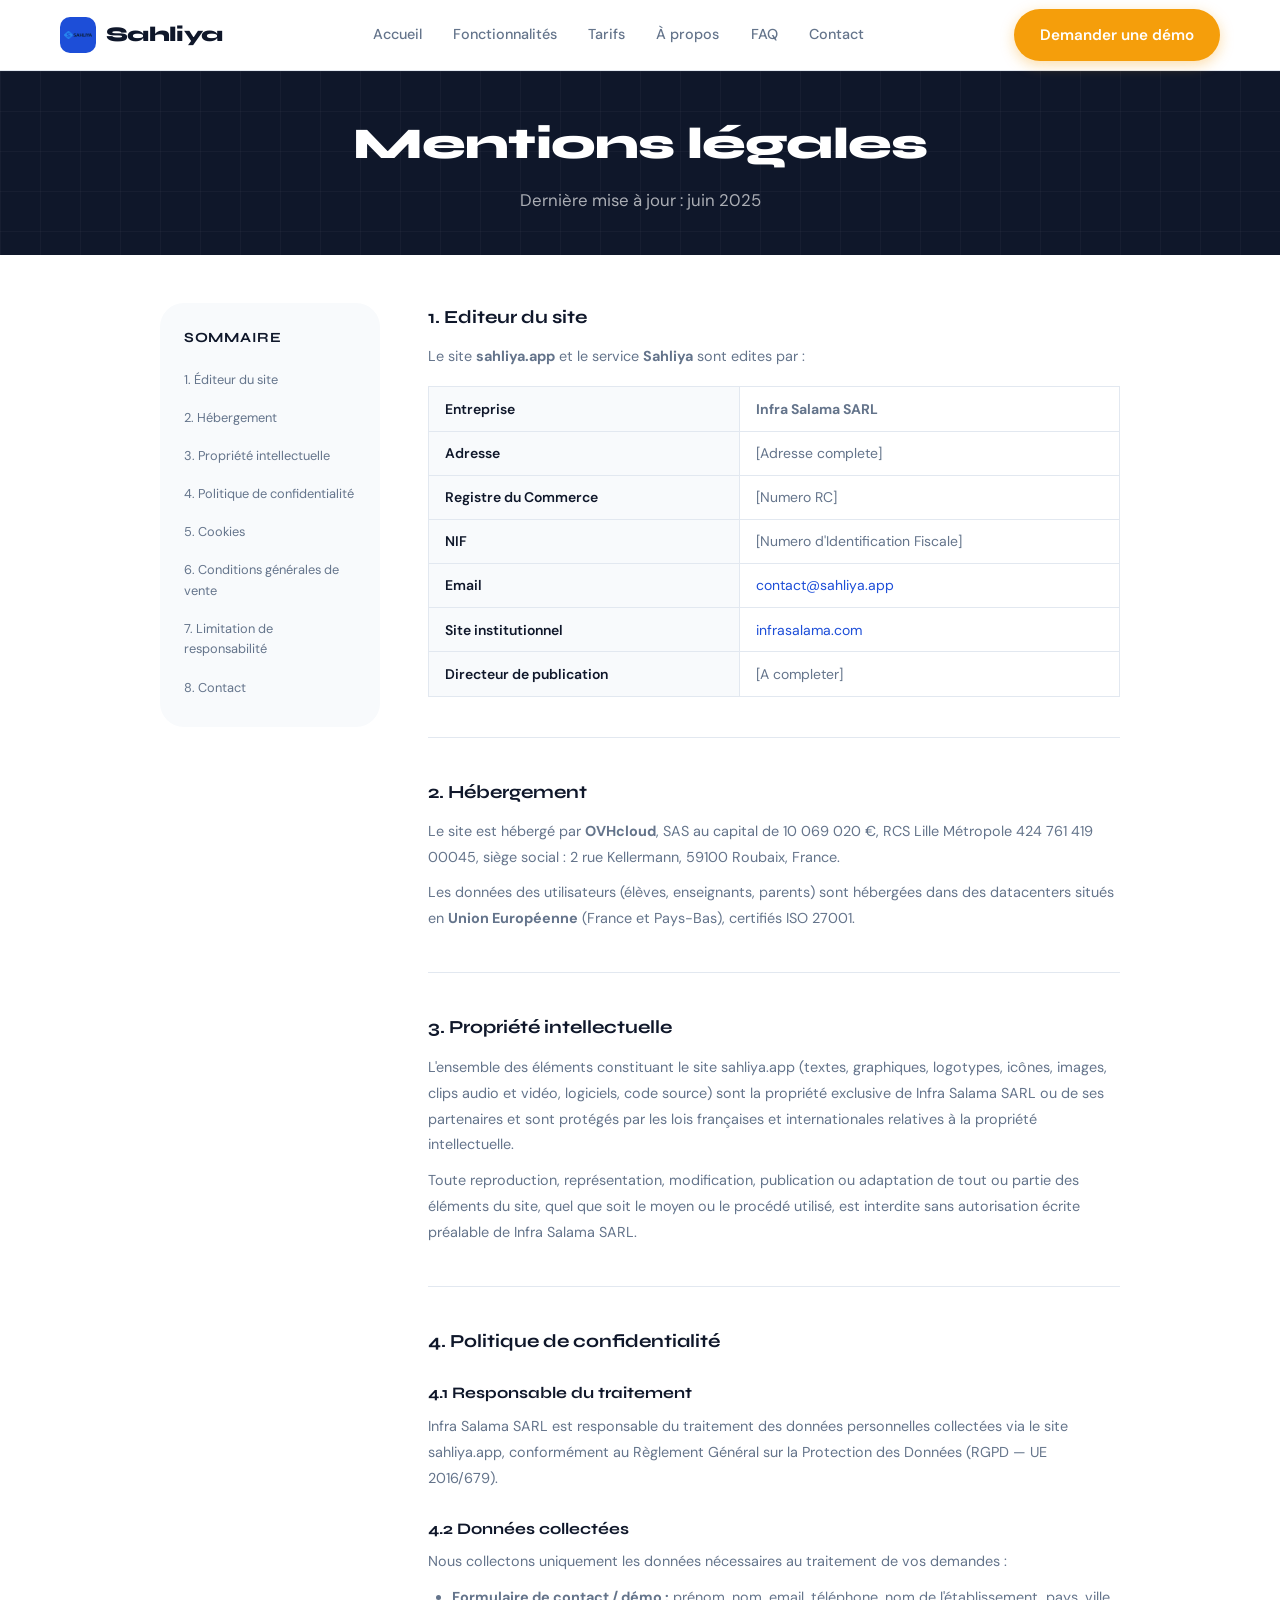
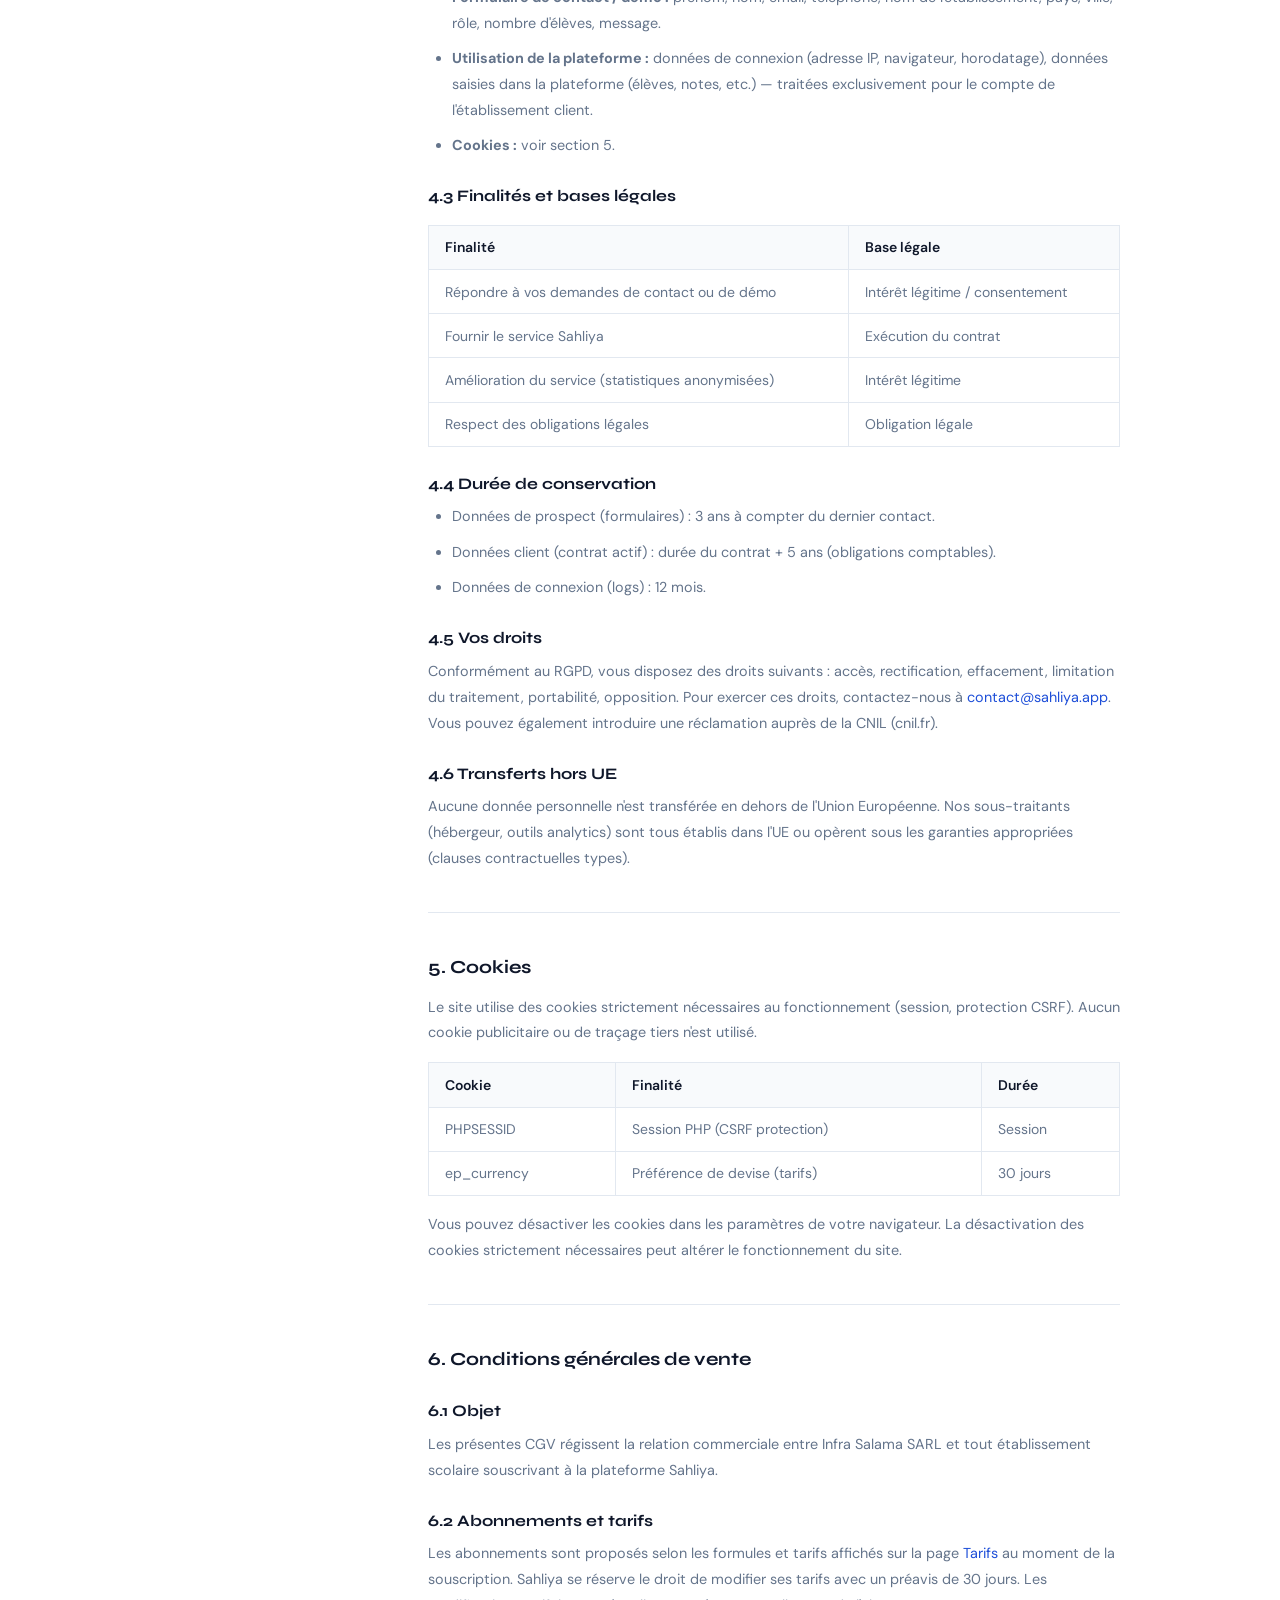
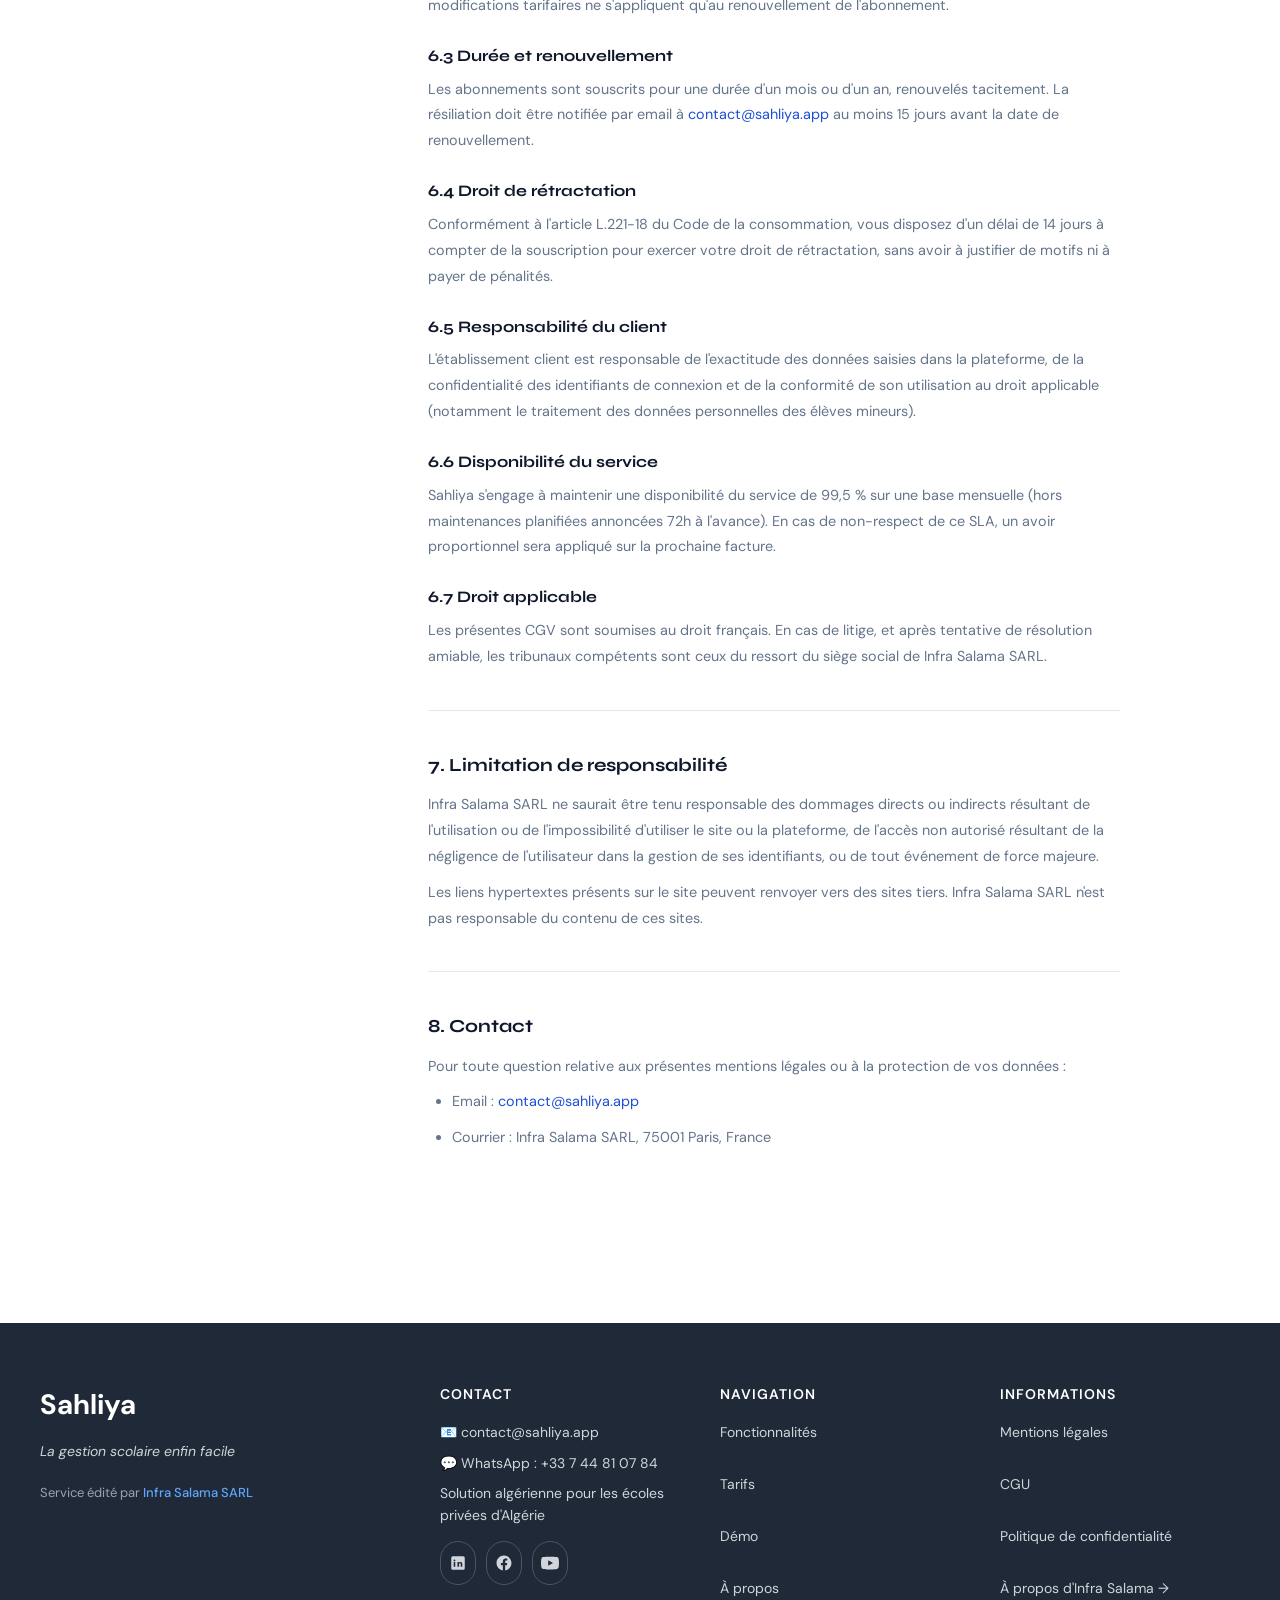
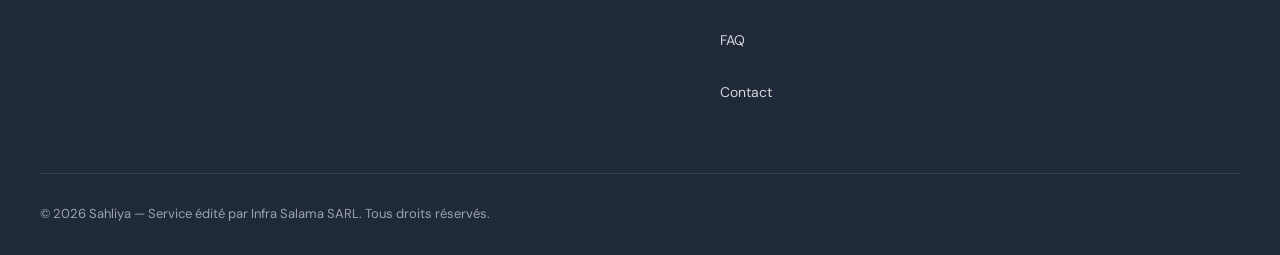
<file: mentions-legales.html>
<!DOCTYPE html><html lang="fr"><head><meta charset="UTF-8"><meta name="viewport" content="width=device-width, initial-scale=1.0"><title>Mentions légales — Sahliya</title><meta name="description" content="Mentions légales, politique de confidentialité et conditions générales de vente de Sahliya."><meta name="robots" content="noindex, follow"><link rel="canonical" href="https://sahliya.app/mentions-legales.html"><link rel="preconnect" href="https://fonts.googleapis.com"><link rel="preconnect" href="https://fonts.gstatic.com" crossorigin><link href="https://fonts.googleapis.com/css2?family=Syne:wght@400;600;700;800&family=DM+Sans:ital,wght@0,300;0,400;0,500;0,600;1,400&display=swap" rel="stylesheet"><link rel="stylesheet" href="css/style.css?v=20260429-2"><link rel="stylesheet" href="css/responsive.css?v=20260429-2"></head><body><!-- NAVBAR --><header class="navbar" id="navbar"><div class="container"><div class="navbar__inner"><a href="index.html" class="navbar__logo" aria-label="Sahliya — Accueil"><div class="navbar__logo-icon"><img src="img/logo2d-sahliya.jpg" alt="Logo Sahliya" loading="lazy"></div><span class="navbar__logo-text">Sahliya</span></a><nav class="navbar__nav" aria-label="Navigation principale"><a href="index.html">Accueil</a><a href="fonctionnalites.html">Fonctionnalités</a><a href="tarifs.html">Tarifs</a><a href="apropos.html">À propos</a><a href="faq.html">FAQ</a><a href="contact.html">Contact</a></nav><div class="navbar__actions"><a href="demo.html" class="btn btn-primary">Demander une démo</a></div><button class="navbar__burger" id="burgerBtn" aria-label="Menu" aria-expanded="false"><span></span><span></span><span></span></button></div></div><nav class="navbar__mobile" id="mobileMenu" aria-label="Menu mobile"><a href="index.html">Accueil</a><a href="fonctionnalites.html">Fonctionnalités</a><a href="tarifs.html">Tarifs</a><a href="apropos.html">À propos</a><a href="faq.html">FAQ</a><a href="contact.html">Contact</a><a href="demo.html" class="btn btn-primary">Demander une démo</a></nav></header><!-- PAGE HERO --><section class="page-hero page-hero-sm"><div class="container"><div class="page-hero-content"><h1 class="page-hero-title">Mentions légales</h1><p class="page-hero-subtitle">Dernière mise à jour : juin 2025</p></div></div></section><!-- LEGAL CONTENT --><section class="section legal-section"><div class="container legal-container"><!-- TOC --><nav class="legal-toc"><h2>Sommaire</h2><ul><li><a href="#editeur">1. Éditeur du site</a></li><li><a href="#hebergement">2. Hébergement</a></li><li><a href="#propriete">3. Propriété intellectuelle</a></li><li><a href="#confidentialite">4. Politique de confidentialité</a></li><li><a href="#cookies">5. Cookies</a></li><li><a href="#cgv">6. Conditions générales de vente</a></li><li><a href="#responsabilite">7. Limitation de responsabilité</a></li><li><a href="#contact-legal">8. Contact</a></li></ul></nav><div class="legal-body"><h2 id="editeur">1. Editeur du site</h2><p>Le site <strong>sahliya.app</strong> et le service <strong>Sahliya</strong> sont edites par :</p><table class="legal-table"><tr><th>Entreprise</th><td><strong>Infra Salama SARL</strong></td></tr><tr><th>Adresse</th><td>[Adresse complete]</td></tr><tr><th>Registre du Commerce</th><td>[Numero RC]</td></tr><tr><th>NIF</th><td>[Numero d'Identification Fiscale]</td></tr><tr><th>Email</th><td><a href="mailto:contact@sahliya.app">contact@sahliya.app</a></td></tr><tr><th>Site institutionnel</th><td><a href="https://infrasalama.com" target="_blank" rel="noopener">infrasalama.com</a></td></tr><tr><th>Directeur de publication</th><td>[A completer]</td></tr></table><h2 id="hebergement">2. Hébergement</h2><p>Le site est hébergé par <strong>OVHcloud</strong>, SAS au capital de 10 069 020 €, RCS Lille Métropole 424 761 419 00045, siège social : 2 rue Kellermann, 59100 Roubaix, France.</p><p>Les données des utilisateurs (élèves, enseignants, parents) sont hébergées dans des datacenters situés en <strong>Union Européenne</strong> (France et Pays-Bas), certifiés ISO 27001.</p><h2 id="propriete">3. Propriété intellectuelle</h2><p>L'ensemble des éléments constituant le site sahliya.app (textes, graphiques, logotypes, icônes, images, clips audio et vidéo, logiciels, code source) sont la propriété exclusive de Infra Salama SARL ou de ses partenaires et sont protégés par les lois françaises et internationales relatives à la propriété intellectuelle.</p><p>Toute reproduction, représentation, modification, publication ou adaptation de tout ou partie des éléments du site, quel que soit le moyen ou le procédé utilisé, est interdite sans autorisation écrite préalable de Infra Salama SARL.</p><h2 id="confidentialite">4. Politique de confidentialité</h2><h3>4.1 Responsable du traitement</h3><p>Infra Salama SARL est responsable du traitement des données personnelles collectées via le site sahliya.app, conformément au Règlement Général sur la Protection des Données (RGPD — UE 2016/679).</p><h3>4.2 Données collectées</h3><p>Nous collectons uniquement les données nécessaires au traitement de vos demandes :</p><ul><li><strong>Formulaire de contact / démo :</strong> prénom, nom, email, téléphone, nom de l'établissement, pays, ville, rôle, nombre d'élèves, message.</li><li><strong>Utilisation de la plateforme :</strong> données de connexion (adresse IP, navigateur, horodatage), données saisies dans la plateforme (élèves, notes, etc.) — traitées exclusivement pour le compte de l'établissement client.</li><li><strong>Cookies :</strong> voir section 5.</li></ul><h3>4.3 Finalités et bases légales</h3><table class="legal-table"><thead><tr><th>Finalité</th><th>Base légale</th></tr></thead><tbody><tr><td>Répondre à vos demandes de contact ou de démo</td><td>Intérêt légitime / consentement</td></tr><tr><td>Fournir le service Sahliya</td><td>Exécution du contrat</td></tr><tr><td>Amélioration du service (statistiques anonymisées)</td><td>Intérêt légitime</td></tr><tr><td>Respect des obligations légales</td><td>Obligation légale</td></tr></tbody></table><h3>4.4 Durée de conservation</h3><ul><li>Données de prospect (formulaires) : 3 ans à compter du dernier contact.</li><li>Données client (contrat actif) : durée du contrat + 5 ans (obligations comptables).</li><li>Données de connexion (logs) : 12 mois.</li></ul><h3>4.5 Vos droits</h3><p>Conformément au RGPD, vous disposez des droits suivants : accès, rectification, effacement, limitation du traitement, portabilité, opposition. Pour exercer ces droits, contactez-nous à <a href="mailto:contact@sahliya.app">contact@sahliya.app</a>. Vous pouvez également introduire une réclamation auprès de la CNIL (cnil.fr).</p><h3>4.6 Transferts hors UE</h3><p>Aucune donnée personnelle n'est transférée en dehors de l'Union Européenne. Nos sous-traitants (hébergeur, outils analytics) sont tous établis dans l'UE ou opèrent sous les garanties appropriées (clauses contractuelles types).</p><h2 id="cookies">5. Cookies</h2><p>Le site utilise des cookies strictement nécessaires au fonctionnement (session, protection CSRF). Aucun cookie publicitaire ou de traçage tiers n'est utilisé.</p><table class="legal-table"><thead><tr><th>Cookie</th><th>Finalité</th><th>Durée</th></tr></thead><tbody><tr><td>PHPSESSID</td><td>Session PHP (CSRF protection)</td><td>Session</td></tr><tr><td>ep_currency</td><td>Préférence de devise (tarifs)</td><td>30 jours</td></tr></tbody></table><p>Vous pouvez désactiver les cookies dans les paramètres de votre navigateur. La désactivation des cookies strictement nécessaires peut altérer le fonctionnement du site.</p><h2 id="cgv">6. Conditions générales de vente</h2><h3>6.1 Objet</h3><p>Les présentes CGV régissent la relation commerciale entre Infra Salama SARL et tout établissement scolaire souscrivant à la plateforme Sahliya.</p><h3>6.2 Abonnements et tarifs</h3><p>Les abonnements sont proposés selon les formules et tarifs affichés sur la page <a href="tarifs.html">Tarifs</a> au moment de la souscription. Sahliya se réserve le droit de modifier ses tarifs avec un préavis de 30 jours. Les modifications tarifaires ne s'appliquent qu'au renouvellement de l'abonnement.</p><h3>6.3 Durée et renouvellement</h3><p>Les abonnements sont souscrits pour une durée d'un mois ou d'un an, renouvelés tacitement. La résiliation doit être notifiée par email à <a href="mailto:contact@sahliya.app">contact@sahliya.app</a> au moins 15 jours avant la date de renouvellement.</p><h3>6.4 Droit de rétractation</h3><p>Conformément à l'article L.221-18 du Code de la consommation, vous disposez d'un délai de 14 jours à compter de la souscription pour exercer votre droit de rétractation, sans avoir à justifier de motifs ni à payer de pénalités.</p><h3>6.5 Responsabilité du client</h3><p>L'établissement client est responsable de l'exactitude des données saisies dans la plateforme, de la confidentialité des identifiants de connexion et de la conformité de son utilisation au droit applicable (notamment le traitement des données personnelles des élèves mineurs).</p><h3>6.6 Disponibilité du service</h3><p>Sahliya s'engage à maintenir une disponibilité du service de 99,5 % sur une base mensuelle (hors maintenances planifiées annoncées 72h à l'avance). En cas de non-respect de ce SLA, un avoir proportionnel sera appliqué sur la prochaine facture.</p><h3>6.7 Droit applicable</h3><p>Les présentes CGV sont soumises au droit français. En cas de litige, et après tentative de résolution amiable, les tribunaux compétents sont ceux du ressort du siège social de Infra Salama SARL.</p><h2 id="responsabilite">7. Limitation de responsabilité</h2><p>Infra Salama SARL ne saurait être tenu responsable des dommages directs ou indirects résultant de l'utilisation ou de l'impossibilité d'utiliser le site ou la plateforme, de l'accès non autorisé résultant de la négligence de l'utilisateur dans la gestion de ses identifiants, ou de tout événement de force majeure.</p><p>Les liens hypertextes présents sur le site peuvent renvoyer vers des sites tiers. Infra Salama SARL n'est pas responsable du contenu de ces sites.</p><h2 id="contact-legal">8. Contact</h2><p>Pour toute question relative aux présentes mentions légales ou à la protection de vos données :</p><ul><li>Email : <a href="mailto:contact@sahliya.app">contact@sahliya.app</a></li><li>Courrier : Infra Salama SARL, 75001 Paris, France</li></ul></div></div></section><!-- FOOTER --><footer><div class="footer-container"><div class="footer-brand"><h3>Sahliya</h3><p class="footer-tagline">La gestion scolaire enfin facile</p><p class="footer-edited">Service édité par <a href="https://infrasalama.com" target="_blank" rel="noopener" class="footer-link-infra">Infra Salama SARL</a></p></div><div class="footer-meta"><h4>Contact</h4><p>📧 <a href="mailto:contact@sahliya.app">contact@sahliya.app</a></p><p>💬 WhatsApp : +33 7 44 81 07 84</p><p>Solution algérienne pour les écoles privées d'Algérie</p><div class="footer-social-links" aria-label="Réseaux sociaux Sahliya"><a href="https://www.linkedin.com/company/sahliya" target="_blank" rel="noopener" class="footer-social-link" aria-label="LinkedIn Sahliya" style="width:36px;height:36px;display:inline-flex;align-items:center;justify-content:center;"><svg viewBox="0 0 24 24" width="18" height="18" aria-hidden="true"><path fill="currentColor" d="M19 3A2 2 0 0 1 21 5V19A2 2 0 0 1 19 21H5A2 2 0 0 1 3 19V5A2 2 0 0 1 5 3H19M8.34 17V10.66H6.26V17H8.34M7.3 9.8A1.21 1.21 0 1 0 7.3 7.38A1.21 1.21 0 0 0 7.3 9.8M17.74 17V13.36C17.74 11.41 16.7 10.51 15.31 10.51C14.19 10.51 13.69 11.13 13.41 11.56V10.66H11.33C11.36 11.25 11.33 17 11.33 17H13.41V13.46C13.41 13.27 13.43 13.08 13.48 12.94C13.63 12.56 13.97 12.17 14.55 12.17C15.31 12.17 15.62 12.75 15.62 13.6V17H17.74Z"/></svg></a><a href="https://www.facebook.com/profile.php?id=61588719845020" target="_blank" rel="noopener" class="footer-social-link" aria-label="Facebook Sahliya" style="width:36px;height:36px;display:inline-flex;align-items:center;justify-content:center;"><svg viewBox="0 0 24 24" width="18" height="18" aria-hidden="true"><path fill="currentColor" d="M12 2.04C6.5 2.04 2.04 6.5 2.04 12C2.04 16.97 5.68 21.09 10.44 21.86V14.89H7.9V12H10.44V9.8C10.44 7.29 11.93 5.91 14.22 5.91C15.31 5.91 16.45 6.1 16.45 6.1V8.56H15.19C13.95 8.56 13.56 9.33 13.56 10.12V12H16.33L15.89 14.89H13.56V21.86C18.32 21.09 21.96 16.97 21.96 12C21.96 6.5 17.5 2.04 12 2.04Z"/></svg></a><a href="https://youtu.be/62splXrs-20?si=Y7EJ6-Df93fNIH7L" target="_blank" rel="noopener" class="footer-social-link" aria-label="YouTube Sahliya" style="width:36px;height:36px;display:inline-flex;align-items:center;justify-content:center;"><svg viewBox="0 0 24 24" width="18" height="18" aria-hidden="true"><path fill="currentColor" d="M23.5 6.2a3 3 0 0 0-2.1-2.1C19.4 3.5 12 3.5 12 3.5s-7.4 0-9.4.6A3 3 0 0 0 .5 6.2 31.3 31.3 0 0 0 0 12a31.3 31.3 0 0 0 .5 5.8 3 3 0 0 0 2.1 2.1c2 .6 9.4.6 9.4.6s7.4 0 9.4-.6a3 3 0 0 0 2.1-2.1A31.3 31.3 0 0 0 24 12a31.3 31.3 0 0 0-.5-5.8ZM9.6 15.7V8.3L16 12l-6.4 3.7Z"/></svg></a></div></div><div class="footer-links"><h4>Navigation</h4><a href="/fonctionnalites.html">Fonctionnalités</a><a href="/tarifs.html">Tarifs</a><a href="/demo.html">Démo</a><a href="/apropos.html">À propos</a><a href="/faq.html">FAQ</a><a href="/contact.html">Contact</a></div><div class="footer-legal"><h4>Informations</h4><a href="/mentions-legales.html">Mentions légales</a><a href="/cgu.html">CGU</a><a href="/confidentialite.html">Politique de confidentialité</a><a href="https://infrasalama.com" target="_blank" rel="noopener">À propos d'Infra Salama →</a></div></div><div class="footer-bottom"><p>© 2026 Sahliya — Service édité par Infra Salama SARL. Tous droits réservés.</p></div></footer><script src="js/main.js"></script></body></html>
</file>
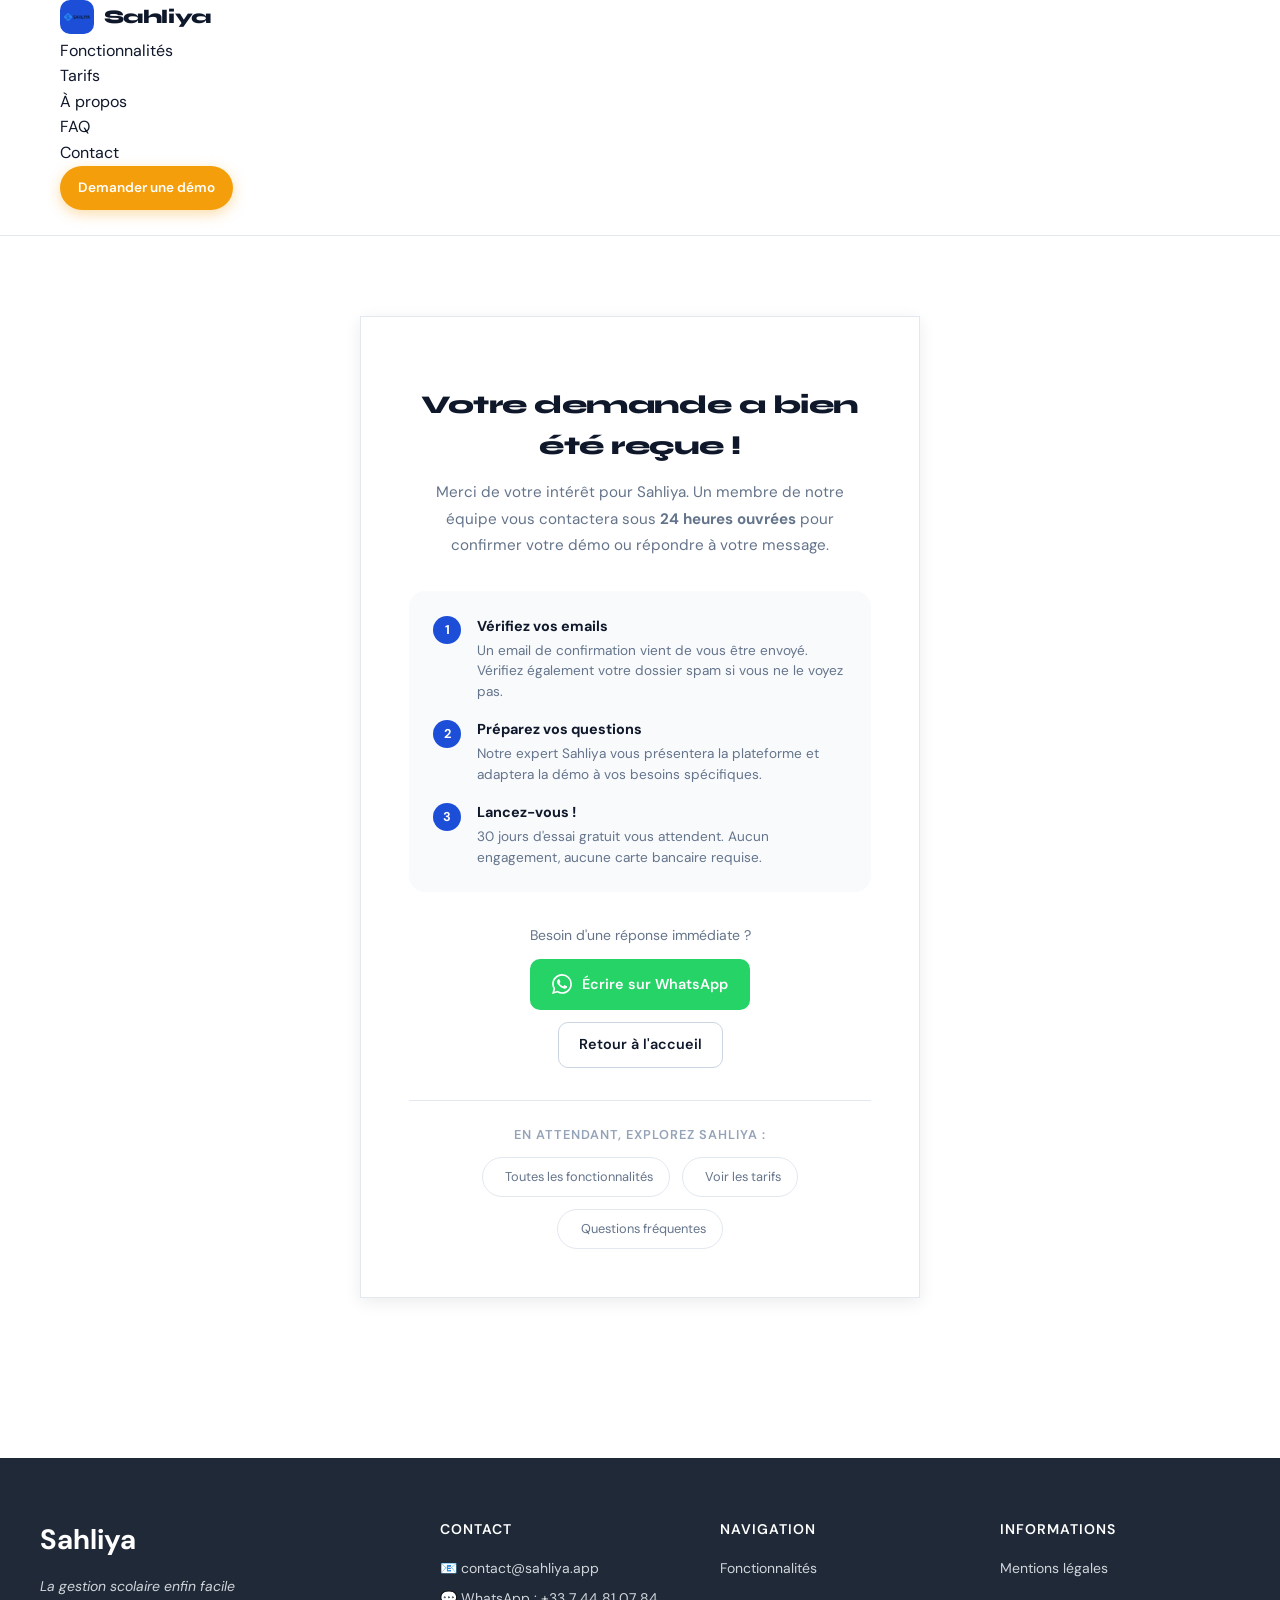
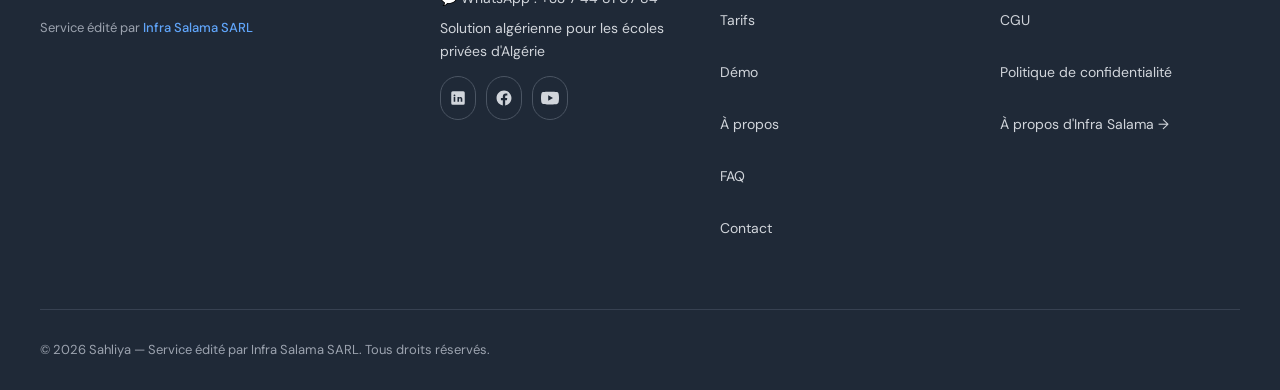
<file: merci.html>
<!DOCTYPE html><html lang="fr"><head><meta charset="UTF-8"><meta name="viewport" content="width=device-width, initial-scale=1.0"><title>Merci ! — Sahliya</title><meta name="description" content="Votre demande a bien été reçue. L'équipe Sahliya vous contacte sous 24h."><meta name="robots" content="noindex, nofollow"><link rel="preconnect" href="https://fonts.googleapis.com"><link rel="preconnect" href="https://fonts.gstatic.com" crossorigin><link href="https://fonts.googleapis.com/css2?family=Syne:wght@400;600;700;800&family=DM+Sans:ital,wght@0,300;0,400;0,500;0,600;1,400&display=swap" rel="stylesheet"><link rel="stylesheet" href="css/style.css?v=20260429-2"><link rel="stylesheet" href="css/responsive.css?v=20260429-2"></head><body><!-- NAVBAR --><nav class="navbar" id="navbar"><div class="container nav-inner"><a href="index.html" class="nav-logo"><span class="logo-icon"><img src="img/logo2d-sahliya.jpg" alt="Logo Sahliya" loading="lazy"></span><span class="logo-text">Sahliya</span></a><ul class="nav-links" id="navLinks"><li><a href="fonctionnalites.html">Fonctionnalités</a></li><li><a href="tarifs.html">Tarifs</a></li><li><a href="apropos.html">À propos</a></li><li><a href="faq.html">FAQ</a></li><li><a href="contact.html">Contact</a></li></ul><div class="nav-cta"><a href="demo.html" class="btn btn-primary btn-sm">Demander une démo</a></div><button class="burger" id="burger" aria-label="Ouvrir le menu" aria-expanded="false"><span></span><span></span><span></span></button></div></nav><!-- MERCI SECTION --><section class="merci-section"><div class="container merci-container"><div class="merci-card"><div class="merci-icon" aria-hidden="true"></div><h1 class="merci-title">Votre demande a bien été reçue !</h1><p class="merci-subtitle">Merci de votre intérêt pour Sahliya. Un membre de notre équipe vous contactera sous <strong>24 heures ouvrées</strong> pour confirmer votre démo ou répondre à votre message.</p><div class="merci-details"><div class="merci-step"><span class="step-num">1</span><div><strong>Vérifiez vos emails</strong><p>Un email de confirmation vient de vous être envoyé. Vérifiez également votre dossier spam si vous ne le voyez pas.</p></div></div><div class="merci-step"><span class="step-num">2</span><div><strong>Préparez vos questions</strong><p>Notre expert Sahliya vous présentera la plateforme et adaptera la démo à vos besoins spécifiques.</p></div></div><div class="merci-step"><span class="step-num">3</span><div><strong>Lancez-vous !</strong><p>30 jours d'essai gratuit vous attendent. Aucun engagement, aucune carte bancaire requise.</p></div></div></div><div class="merci-cta"><p>Besoin d'une réponse immédiate ?</p><a href="https://wa.me/33744810784" class="btn btn-whatsapp" target="_blank" rel="noopener"><svg width="20" height="20" viewBox="0 0 24 24" fill="currentColor"><path d="M17.472 14.382c-.297-.149-1.758-.867-2.03-.967-.273-.099-.471-.148-.67.15-.197.297-.767.966-.94 1.164-.173.199-.347.223-.644.075-.297-.15-1.255-.463-2.39-1.475-.883-.788-1.48-1.761-1.653-2.059-.173-.297-.018-.458.13-.606.134-.133.298-.347.446-.52.149-.174.198-.298.298-.497.099-.198.05-.371-.025-.52-.075-.149-.669-1.612-.916-2.207-.242-.579-.487-.5-.669-.51-.173-.008-.371-.01-.57-.01-.198 0-.52.074-.792.372-.272.297-1.04 1.016-1.04 2.479 0 1.462 1.065 2.875 1.213 3.074.149.198 2.096 3.2 5.077 4.487.709.306 1.262.489 1.694.625.712.227 1.36.195 1.871.118.571-.085 1.758-.719 2.006-1.413.248-.694.248-1.289.173-1.413-.074-.124-.272-.198-.57-.347m-5.421 7.403h-.004a9.87 9.87 0 01-5.031-1.378l-.361-.214-3.741.982.998-3.648-.235-.374a9.86 9.86 0 01-1.51-5.26c.001-5.45 4.436-9.884 9.888-9.884 2.64 0 5.122 1.03 6.988 2.898a9.825 9.825 0 012.893 6.994c-.003 5.45-4.437 9.884-9.885 9.884m8.413-18.297A11.815 11.815 0 0012.05 0C5.495 0 .16 5.335.157 11.892c0 2.096.547 4.142 1.588 5.945L.057 24l6.305-1.654a11.882 11.882 0 005.683 1.448h.005c6.554 0 11.89-5.335 11.893-11.893a11.821 11.821 0 00-3.48-8.413z"/></svg>
            Écrire sur WhatsApp
          </a><a href="index.html" class="btn btn-outline">Retour à l'accueil</a></div><div class="merci-explore"><p class="explore-label">En attendant, explorez Sahliya :</p><div class="explore-links"><a href="fonctionnalites.html" class="explore-link"><span></span><span>Toutes les fonctionnalités</span></a><a href="tarifs.html" class="explore-link"><span></span><span>Voir les tarifs</span></a><a href="faq.html" class="explore-link"><span></span><span>Questions fréquentes</span></a></div></div></div></div></section><!-- FOOTER --><footer><div class="footer-container"><div class="footer-brand"><h3>Sahliya</h3><p class="footer-tagline">La gestion scolaire enfin facile</p><p class="footer-edited">Service édité par <a href="https://infrasalama.com" target="_blank" rel="noopener" class="footer-link-infra">Infra Salama SARL</a></p></div><div class="footer-meta"><h4>Contact</h4><p>📧 <a href="mailto:contact@sahliya.app">contact@sahliya.app</a></p><p>💬 WhatsApp : +33 7 44 81 07 84</p><p>Solution algérienne pour les écoles privées d'Algérie</p><div class="footer-social-links" aria-label="Réseaux sociaux Sahliya"><a href="https://www.linkedin.com/company/sahliya" target="_blank" rel="noopener" class="footer-social-link" aria-label="LinkedIn Sahliya" style="width:36px;height:36px;display:inline-flex;align-items:center;justify-content:center;"><svg viewBox="0 0 24 24" width="18" height="18" aria-hidden="true"><path fill="currentColor" d="M19 3A2 2 0 0 1 21 5V19A2 2 0 0 1 19 21H5A2 2 0 0 1 3 19V5A2 2 0 0 1 5 3H19M8.34 17V10.66H6.26V17H8.34M7.3 9.8A1.21 1.21 0 1 0 7.3 7.38A1.21 1.21 0 0 0 7.3 9.8M17.74 17V13.36C17.74 11.41 16.7 10.51 15.31 10.51C14.19 10.51 13.69 11.13 13.41 11.56V10.66H11.33C11.36 11.25 11.33 17 11.33 17H13.41V13.46C13.41 13.27 13.43 13.08 13.48 12.94C13.63 12.56 13.97 12.17 14.55 12.17C15.31 12.17 15.62 12.75 15.62 13.6V17H17.74Z"/></svg></a><a href="https://www.facebook.com/profile.php?id=61588719845020" target="_blank" rel="noopener" class="footer-social-link" aria-label="Facebook Sahliya" style="width:36px;height:36px;display:inline-flex;align-items:center;justify-content:center;"><svg viewBox="0 0 24 24" width="18" height="18" aria-hidden="true"><path fill="currentColor" d="M12 2.04C6.5 2.04 2.04 6.5 2.04 12C2.04 16.97 5.68 21.09 10.44 21.86V14.89H7.9V12H10.44V9.8C10.44 7.29 11.93 5.91 14.22 5.91C15.31 5.91 16.45 6.1 16.45 6.1V8.56H15.19C13.95 8.56 13.56 9.33 13.56 10.12V12H16.33L15.89 14.89H13.56V21.86C18.32 21.09 21.96 16.97 21.96 12C21.96 6.5 17.5 2.04 12 2.04Z"/></svg></a><a href="https://youtu.be/62splXrs-20?si=Y7EJ6-Df93fNIH7L" target="_blank" rel="noopener" class="footer-social-link" aria-label="YouTube Sahliya" style="width:36px;height:36px;display:inline-flex;align-items:center;justify-content:center;"><svg viewBox="0 0 24 24" width="18" height="18" aria-hidden="true"><path fill="currentColor" d="M23.5 6.2a3 3 0 0 0-2.1-2.1C19.4 3.5 12 3.5 12 3.5s-7.4 0-9.4.6A3 3 0 0 0 .5 6.2 31.3 31.3 0 0 0 0 12a31.3 31.3 0 0 0 .5 5.8 3 3 0 0 0 2.1 2.1c2 .6 9.4.6 9.4.6s7.4 0 9.4-.6a3 3 0 0 0 2.1-2.1A31.3 31.3 0 0 0 24 12a31.3 31.3 0 0 0-.5-5.8ZM9.6 15.7V8.3L16 12l-6.4 3.7Z"/></svg></a></div></div><div class="footer-links"><h4>Navigation</h4><a href="/fonctionnalites.html">Fonctionnalités</a><a href="/tarifs.html">Tarifs</a><a href="/demo.html">Démo</a><a href="/apropos.html">À propos</a><a href="/faq.html">FAQ</a><a href="/contact.html">Contact</a></div><div class="footer-legal"><h4>Informations</h4><a href="/mentions-legales.html">Mentions légales</a><a href="/cgu.html">CGU</a><a href="/confidentialite.html">Politique de confidentialité</a><a href="https://infrasalama.com" target="_blank" rel="noopener">À propos d'Infra Salama →</a></div></div><div class="footer-bottom"><p>© 2026 Sahliya — Service édité par Infra Salama SARL. Tous droits réservés.</p></div></footer><script src="js/main.js"></script></body></html>
</file>
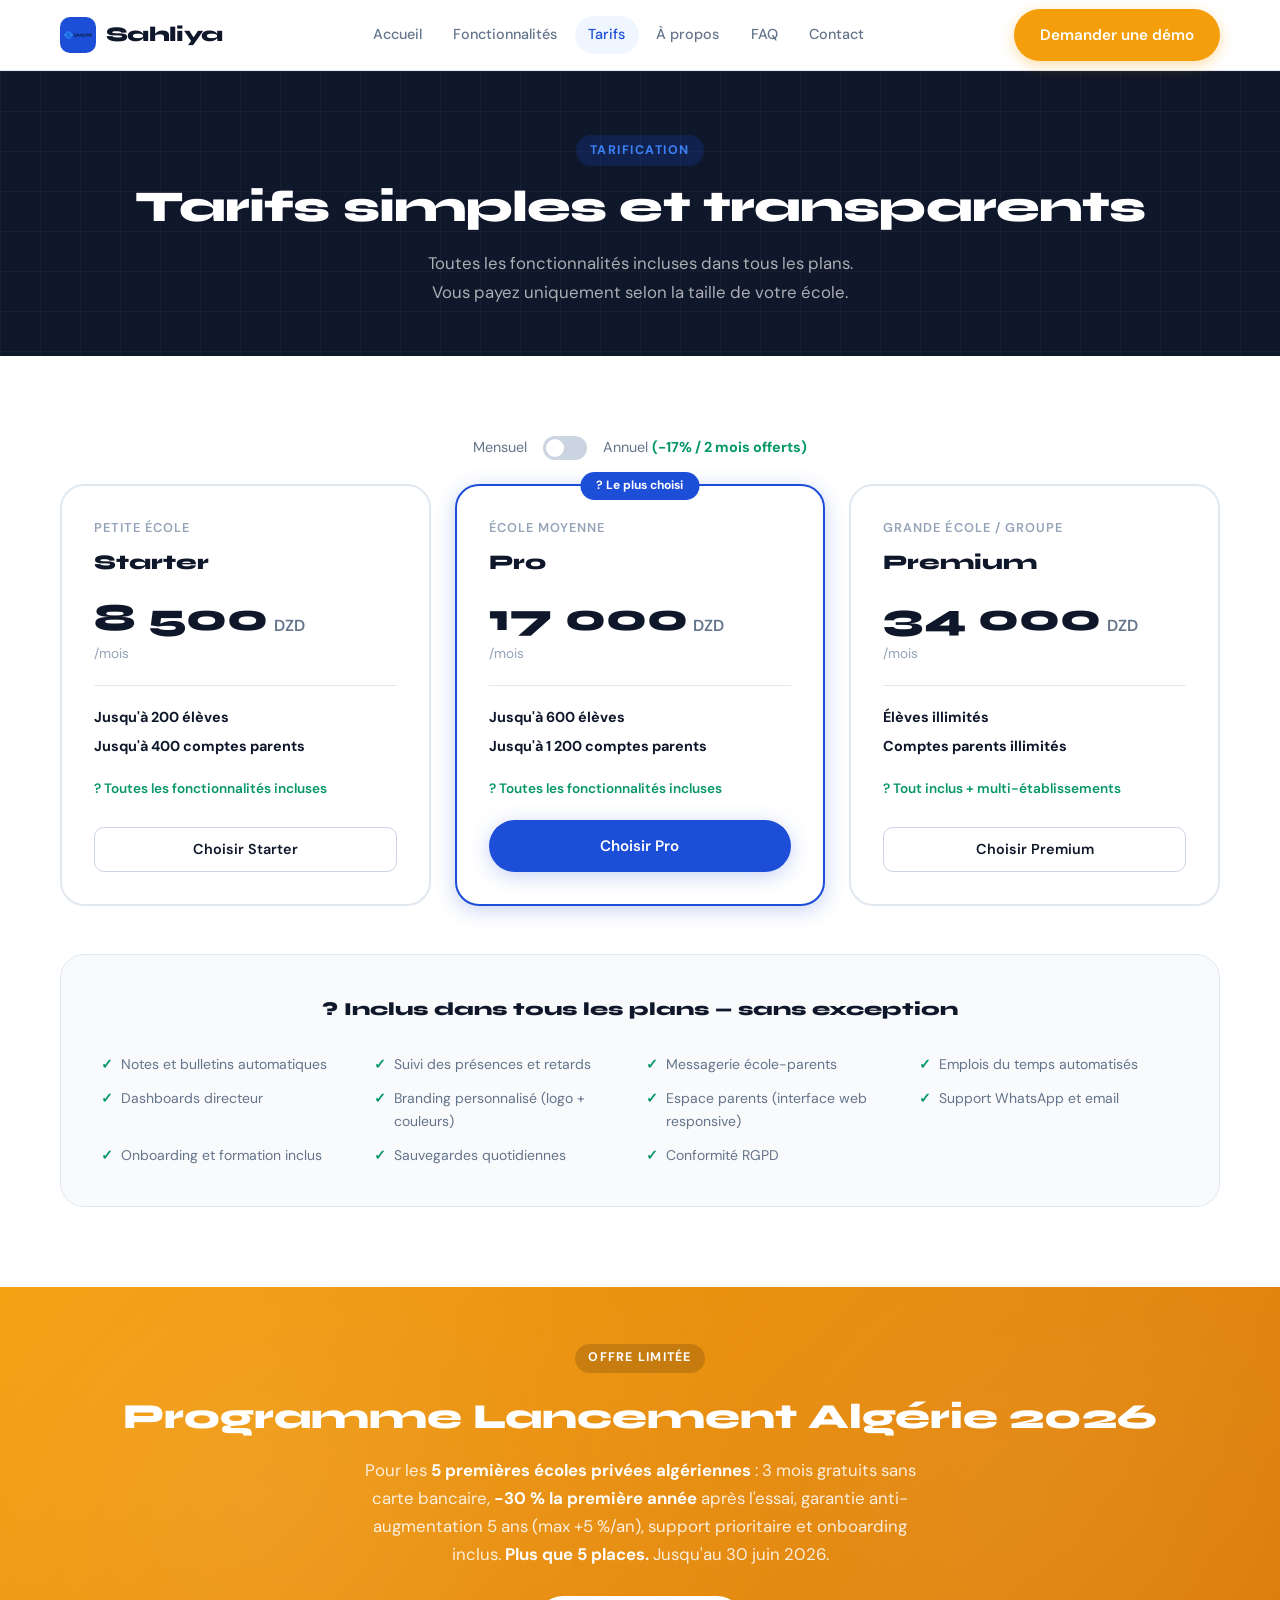
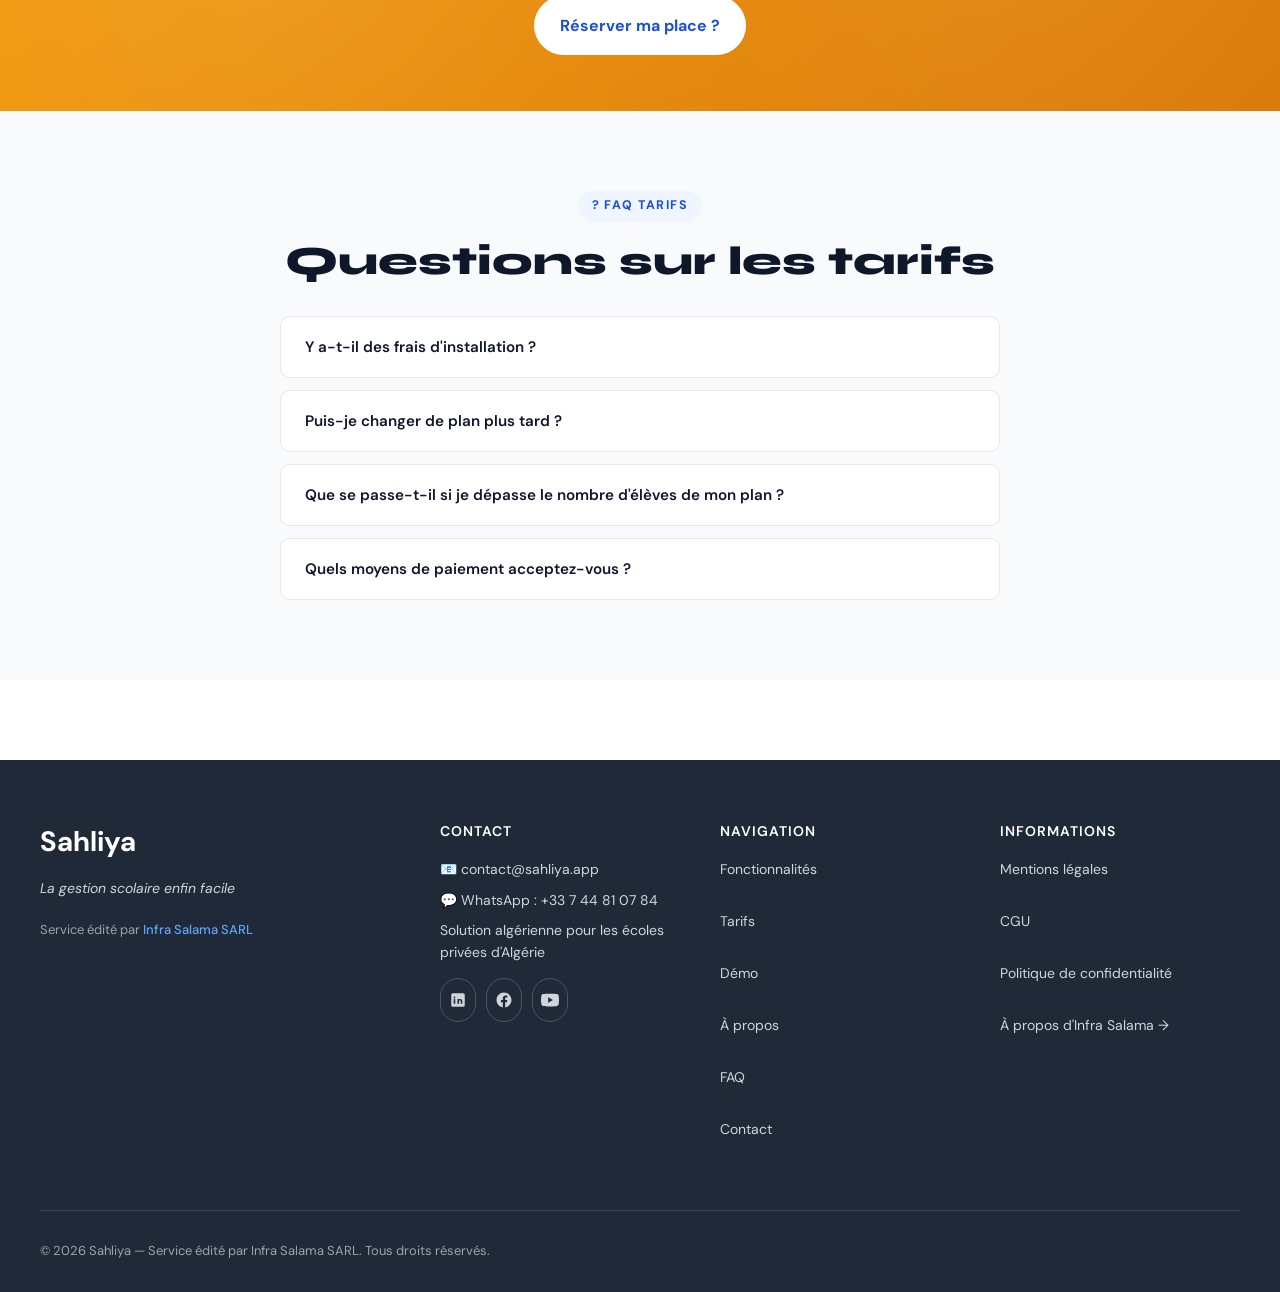
<file: tarifs.html>
<!DOCTYPE html><html lang="fr"><head><meta charset="UTF-8"><meta name="viewport" content="width=device-width, initial-scale=1.0"><title>Tarifs Sahliya — À partir de 8 500 DZD/mois</title><meta name="description" content="Tarifs Sahliya pour les écoles algériennes : Starter à 8 500 DZD, Pro à 17 000 DZD, Premium à 34 000 DZD. Toutes fonctionnalités incluses."><meta property="og:title" content="Tarifs Sahliya — Écoles privées en Algérie (DZD)"><meta property="og:description" content="Starter 8 500 DZD/mois, Pro 17 000 DZD, Premium 34 000 DZD. Toutes les fonctionnalités incluses."><meta property="og:image" content="img/og-image.png"><link rel="icon" href="img/favicon.ico"><link rel="preconnect" href="https://fonts.googleapis.com"><link href="https://fonts.googleapis.com/css2?family=Syne:wght@700;800&family=DM+Sans:ital,wght@0,400;0,500;0,600;0,700;1,400&display=swap" rel="stylesheet"><link rel="stylesheet" href="css/style.css?v=20260429-2"><link rel="stylesheet" href="css/responsive.css?v=20260429-2"></head><body><header class="navbar" id="navbar"><div class="container"><div class="navbar__inner"><a href="index.html" class="navbar__logo"><div class="navbar__logo-icon"><img src="img/logo2d-sahliya.jpg" alt="Logo Sahliya" loading="lazy"></div><span class="navbar__logo-text">Sahliya</span></a><nav class="navbar__nav"><a href="index.html">Accueil</a><a href="fonctionnalites.html">Fonctionnalités</a><a href="tarifs.html" class="active">Tarifs</a><a href="apropos.html">À propos</a><a href="faq.html">FAQ</a><a href="contact.html">Contact</a></nav><div class="navbar__actions"><a href="demo.html" class="btn btn-primary">Demander une démo</a></div><button class="navbar__burger" id="burgerBtn" aria-label="Menu" aria-expanded="false"><span></span><span></span><span></span></button></div></div><nav class="navbar__mobile" id="mobileMenu"><a href="index.html">Accueil</a><a href="fonctionnalites.html">Fonctionnalités</a><a href="tarifs.html">Tarifs</a><a href="apropos.html">À propos</a><a href="faq.html">FAQ</a><a href="contact.html">Contact</a><a href="demo.html" class="btn btn-primary">Demander une démo</a></nav></header><!-- PAGE HERO --><section class="page-hero"><div class="container"><div class="page-hero__inner reveal"><div class="section-label">Tarification</div><h1>Tarifs simples et transparents</h1><p>Toutes les fonctionnalités incluses dans tous les plans.<br>Vous payez uniquement selon la taille de votre école.</p></div></div></section><!-- TARIFS SECTION --><section class="section"><div class="container"><!-- Toggle mensuel/annuel --><div class="pricing__period-toggle reveal"><span>Mensuel</span><button class="toggle-switch" id="periodToggle" aria-label="Basculer vers l'abonnement annuel"></button><span>Annuel <span style="color:var(--green-success);font-weight:700">(-17% / 2 mois offerts)</span></span></div><!-- Grille des plans --><div class="pricing__grid"><!-- STARTER --><div class="pricing-card reveal reveal-delay-1"><div class="pricing-card__target">Petite école</div><div class="pricing-card__name">Starter</div><div class="pricing-card__price-block"><div><span class="pricing-card__price" data-monthly-dzd="8 500" data-annual-dzd="85 000">8 500</span><span class="pricing-card__currency" style="vertical-align:middle;margin-left:.35rem;margin-top:0">DZD</span></div><div class="pricing-card__period" data-period-monthly="/mois" data-period-annual="/an">/mois</div><div class="pricing-card__annual annual-info" style="display:none">2 mois offerts inclus</div></div><hr class="pricing-card__sep"><div class="pricing-card__capacity"><div class="pricing-card__capacity-item"><strong>Jusqu'à 200 élèves</strong></div><div class="pricing-card__capacity-item"><strong>Jusqu'à 400 comptes parents</strong></div></div><div class="pricing-card__feature">? Toutes les fonctionnalités incluses</div><div class="pricing-card__btn"><a href="demo.html" class="btn btn-outline btn-full">Choisir Starter</a></div></div><!-- PRO (featured) --><div class="pricing-card featured reveal reveal-delay-2"><div class="pricing-card__badge">? Le plus choisi</div><div class="pricing-card__target">École moyenne</div><div class="pricing-card__name">Pro</div><div class="pricing-card__price-block"><div><span class="pricing-card__price" data-monthly-dzd="17 000" data-annual-dzd="170 000">17 000</span><span class="pricing-card__currency" style="vertical-align:middle;margin-left:.35rem;margin-top:0">DZD</span></div><div class="pricing-card__period" data-period-monthly="/mois" data-period-annual="/an">/mois</div><div class="pricing-card__annual annual-info" style="display:none">2 mois offerts inclus</div></div><hr class="pricing-card__sep"><div class="pricing-card__capacity"><div class="pricing-card__capacity-item"><strong>Jusqu'à 600 élèves</strong></div><div class="pricing-card__capacity-item"><strong>Jusqu'à 1 200 comptes parents</strong></div></div><div class="pricing-card__feature">? Toutes les fonctionnalités incluses</div><div class="pricing-card__btn"><a href="demo.html" class="btn btn-secondary btn-full">Choisir Pro</a></div></div><!-- PREMIUM --><div class="pricing-card reveal reveal-delay-3"><div class="pricing-card__target">Grande école / groupe</div><div class="pricing-card__name">Premium</div><div class="pricing-card__price-block"><div><span class="pricing-card__price" data-monthly-dzd="34 000" data-annual-dzd="340 000">34 000</span><span class="pricing-card__currency" style="vertical-align:middle;margin-left:.35rem;margin-top:0">DZD</span></div><div class="pricing-card__period" data-period-monthly="/mois" data-period-annual="/an">/mois</div><div class="pricing-card__annual annual-info" style="display:none">2 mois offerts inclus</div></div><hr class="pricing-card__sep"><div class="pricing-card__capacity"><div class="pricing-card__capacity-item"><strong>Élèves illimités</strong></div><div class="pricing-card__capacity-item"><strong>Comptes parents illimités</strong></div></div><div class="pricing-card__feature">? Tout inclus + multi-établissements</div><div class="pricing-card__btn"><a href="demo.html" class="btn btn-outline btn-full">Choisir Premium</a></div></div></div><!-- Tout inclus --><div class="all-features-block reveal"><h3>? Inclus dans tous les plans — sans exception</h3><div class="all-features-grid"><div class="all-feature-item">Notes et bulletins automatiques</div><div class="all-feature-item">Suivi des présences et retards</div><div class="all-feature-item">Messagerie école-parents</div><div class="all-feature-item">Emplois du temps automatisés</div><div class="all-feature-item">Dashboards directeur</div><div class="all-feature-item">Branding personnalisé (logo + couleurs)</div><div class="all-feature-item">Espace parents (interface web responsive)</div><div class="all-feature-item">Support WhatsApp et email</div><div class="all-feature-item">Onboarding et formation inclus</div><div class="all-feature-item">Sauvegardes quotidiennes</div><div class="all-feature-item">Conformité RGPD</div></div></div></div></section><!-- BANNER LANCEMENT --><section class="launch-banner"><div class="container"><div class="launch-banner__inner reveal"><div class="launch-banner__badge">Offre limitée</div><h2>Programme Lancement Algérie 2026</h2><p>Pour les <strong>5 premières écoles privées algériennes</strong> : 3 mois gratuits sans carte bancaire, <strong>-30 % la première année</strong> après l'essai, garantie anti-augmentation 5 ans (max +5 %/an), support prioritaire et onboarding inclus. <strong>Plus que 5 places.</strong> Jusqu'au 30 juin 2026.</p><a href="demo.html" class="btn btn-white btn-lg">Réserver ma place ?</a></div></div></section><!-- FAQ TARIFS --><section class="section section--light"><div class="container" style="max-width:760px"><div class="text-center reveal"><div class="section-label">? FAQ Tarifs</div><h2 class="section-title">Questions sur les tarifs</h2></div><div class="faq-list"><div class="faq-item"><button class="faq-question" aria-expanded="false">Y a-t-il des frais d'installation ? <span class="faq-chevron"></span></button><div class="faq-answer"><div class="faq-answer-inner"><p>Non, jamais. Le prix affiché est le prix total. L'onboarding, la formation et l'assistance au démarrage sont inclus dans tous les abonnements sans surcoût.</p></div></div></div><div class="faq-item"><button class="faq-question" aria-expanded="false">Puis-je changer de plan plus tard ? <span class="faq-chevron"></span></button><div class="faq-answer"><div class="faq-answer-inner"><p>Oui, à tout moment et sans pénalité. Si votre école grandit, vous passez au plan supérieur avec un simple email à notre équipe. La transition est immédiate, sans interruption de service.</p></div></div></div><div class="faq-item"><button class="faq-question" aria-expanded="false">Que se passe-t-il si je dépasse le nombre d'élèves de mon plan ? <span class="faq-chevron"></span></button><div class="faq-answer"><div class="faq-answer-inner"><p>Nous vous prévenons proactivement avant que vous atteigniez la limite. Nous vous proposons alors de passer au plan supérieur sans interruption du service. Vous ne serez jamais bloqué en pleine année scolaire.</p></div></div></div><div class="faq-item"><button class="faq-question" aria-expanded="false">Quels moyens de paiement acceptez-vous ? <span class="faq-chevron"></span></button><div class="faq-answer"><div class="faq-answer-inner"><p>Nous acceptons : virement bancaire (SWIFT/IBAN), carte bancaire internationale (Visa, Mastercard), et Wise pour les paiements en devises locales. D'autres moyens de paiement locaux peuvent être discutés selon les besoins.</p></div></div></div></div></div></section><!-- FOOTER --><footer><div class="footer-container"><div class="footer-brand"><h3>Sahliya</h3><p class="footer-tagline">La gestion scolaire enfin facile</p><p class="footer-edited">Service édité par <a href="https://infrasalama.com" target="_blank" rel="noopener" class="footer-link-infra">Infra Salama SARL</a></p></div><div class="footer-meta"><h4>Contact</h4><p>📧 <a href="mailto:contact@sahliya.app">contact@sahliya.app</a></p><p>💬 WhatsApp : +33 7 44 81 07 84</p><p>Solution algérienne pour les écoles privées d'Algérie</p><div class="footer-social-links" aria-label="Réseaux sociaux Sahliya"><a href="https://www.linkedin.com/company/sahliya" target="_blank" rel="noopener" class="footer-social-link" aria-label="LinkedIn Sahliya" style="width:36px;height:36px;display:inline-flex;align-items:center;justify-content:center;"><svg viewBox="0 0 24 24" width="18" height="18" aria-hidden="true"><path fill="currentColor" d="M19 3A2 2 0 0 1 21 5V19A2 2 0 0 1 19 21H5A2 2 0 0 1 3 19V5A2 2 0 0 1 5 3H19M8.34 17V10.66H6.26V17H8.34M7.3 9.8A1.21 1.21 0 1 0 7.3 7.38A1.21 1.21 0 0 0 7.3 9.8M17.74 17V13.36C17.74 11.41 16.7 10.51 15.31 10.51C14.19 10.51 13.69 11.13 13.41 11.56V10.66H11.33C11.36 11.25 11.33 17 11.33 17H13.41V13.46C13.41 13.27 13.43 13.08 13.48 12.94C13.63 12.56 13.97 12.17 14.55 12.17C15.31 12.17 15.62 12.75 15.62 13.6V17H17.74Z"/></svg></a><a href="https://www.facebook.com/profile.php?id=61588719845020" target="_blank" rel="noopener" class="footer-social-link" aria-label="Facebook Sahliya" style="width:36px;height:36px;display:inline-flex;align-items:center;justify-content:center;"><svg viewBox="0 0 24 24" width="18" height="18" aria-hidden="true"><path fill="currentColor" d="M12 2.04C6.5 2.04 2.04 6.5 2.04 12C2.04 16.97 5.68 21.09 10.44 21.86V14.89H7.9V12H10.44V9.8C10.44 7.29 11.93 5.91 14.22 5.91C15.31 5.91 16.45 6.1 16.45 6.1V8.56H15.19C13.95 8.56 13.56 9.33 13.56 10.12V12H16.33L15.89 14.89H13.56V21.86C18.32 21.09 21.96 16.97 21.96 12C21.96 6.5 17.5 2.04 12 2.04Z"/></svg></a><a href="https://youtu.be/62splXrs-20?si=Y7EJ6-Df93fNIH7L" target="_blank" rel="noopener" class="footer-social-link" aria-label="YouTube Sahliya" style="width:36px;height:36px;display:inline-flex;align-items:center;justify-content:center;"><svg viewBox="0 0 24 24" width="18" height="18" aria-hidden="true"><path fill="currentColor" d="M23.5 6.2a3 3 0 0 0-2.1-2.1C19.4 3.5 12 3.5 12 3.5s-7.4 0-9.4.6A3 3 0 0 0 .5 6.2 31.3 31.3 0 0 0 0 12a31.3 31.3 0 0 0 .5 5.8 3 3 0 0 0 2.1 2.1c2 .6 9.4.6 9.4.6s7.4 0 9.4-.6a3 3 0 0 0 2.1-2.1A31.3 31.3 0 0 0 24 12a31.3 31.3 0 0 0-.5-5.8ZM9.6 15.7V8.3L16 12l-6.4 3.7Z"/></svg></a></div></div><div class="footer-links"><h4>Navigation</h4><a href="/fonctionnalites.html">Fonctionnalités</a><a href="/tarifs.html">Tarifs</a><a href="/demo.html">Démo</a><a href="/apropos.html">À propos</a><a href="/faq.html">FAQ</a><a href="/contact.html">Contact</a></div><div class="footer-legal"><h4>Informations</h4><a href="/mentions-legales.html">Mentions légales</a><a href="/cgu.html">CGU</a><a href="/confidentialite.html">Politique de confidentialité</a><a href="https://infrasalama.com" target="_blank" rel="noopener">À propos d'Infra Salama →</a></div></div><div class="footer-bottom"><p>© 2026 Sahliya — Service édité par Infra Salama SARL. Tous droits réservés.</p></div></footer><script src="js/main.js"></script><script src="js/pricing.js"></script></body></html>
</file>
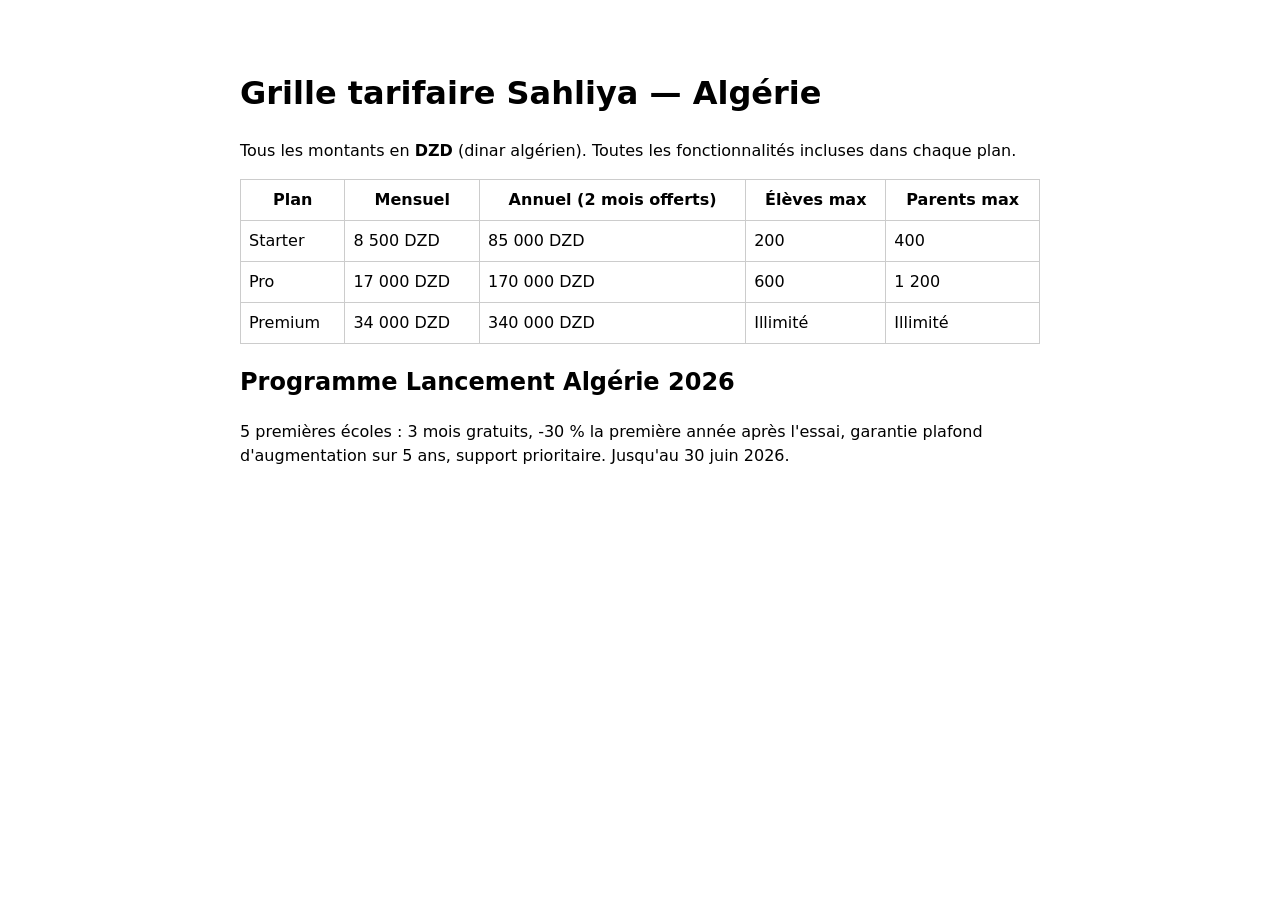
<file: doc/grille-tarifaire-edupilot-v2.html>
<!DOCTYPE html><html lang="fr"><head><meta charset="UTF-8"><meta name="viewport" content="width=device-width, initial-scale=1.0"><title>Grille tarifaire Sahliya — Algérie (DZD)</title><style>body{font-family:system-ui,sans-serif;max-width:800px;margin:2rem auto;padding:1rem;line-height:1.5}table{border-collapse:collapse;width:100%}th,td{border:1px solid #ccc;padding:.5rem}</style></head><body><h1>Grille tarifaire Sahliya — Algérie</h1><p>Tous les montants en <strong>DZD</strong> (dinar algérien). Toutes les fonctionnalités incluses dans chaque plan.</p><table><thead><tr><th>Plan</th><th>Mensuel</th><th>Annuel (2 mois offerts)</th><th>Élèves max</th><th>Parents max</th></tr></thead><tbody><tr><td>Starter</td><td>8 500 DZD</td><td>85 000 DZD</td><td>200</td><td>400</td></tr><tr><td>Pro</td><td>17 000 DZD</td><td>170 000 DZD</td><td>600</td><td>1 200</td></tr><tr><td>Premium</td><td>34 000 DZD</td><td>340 000 DZD</td><td>Illimité</td><td>Illimité</td></tr></tbody></table><h2>Programme Lancement Algérie 2026</h2><p>5 premières écoles : 3 mois gratuits, -30 % la première année après l'essai, garantie plafond d'augmentation sur 5 ans, support prioritaire. Jusqu'au 30 juin 2026.</p></body></html>
</file>
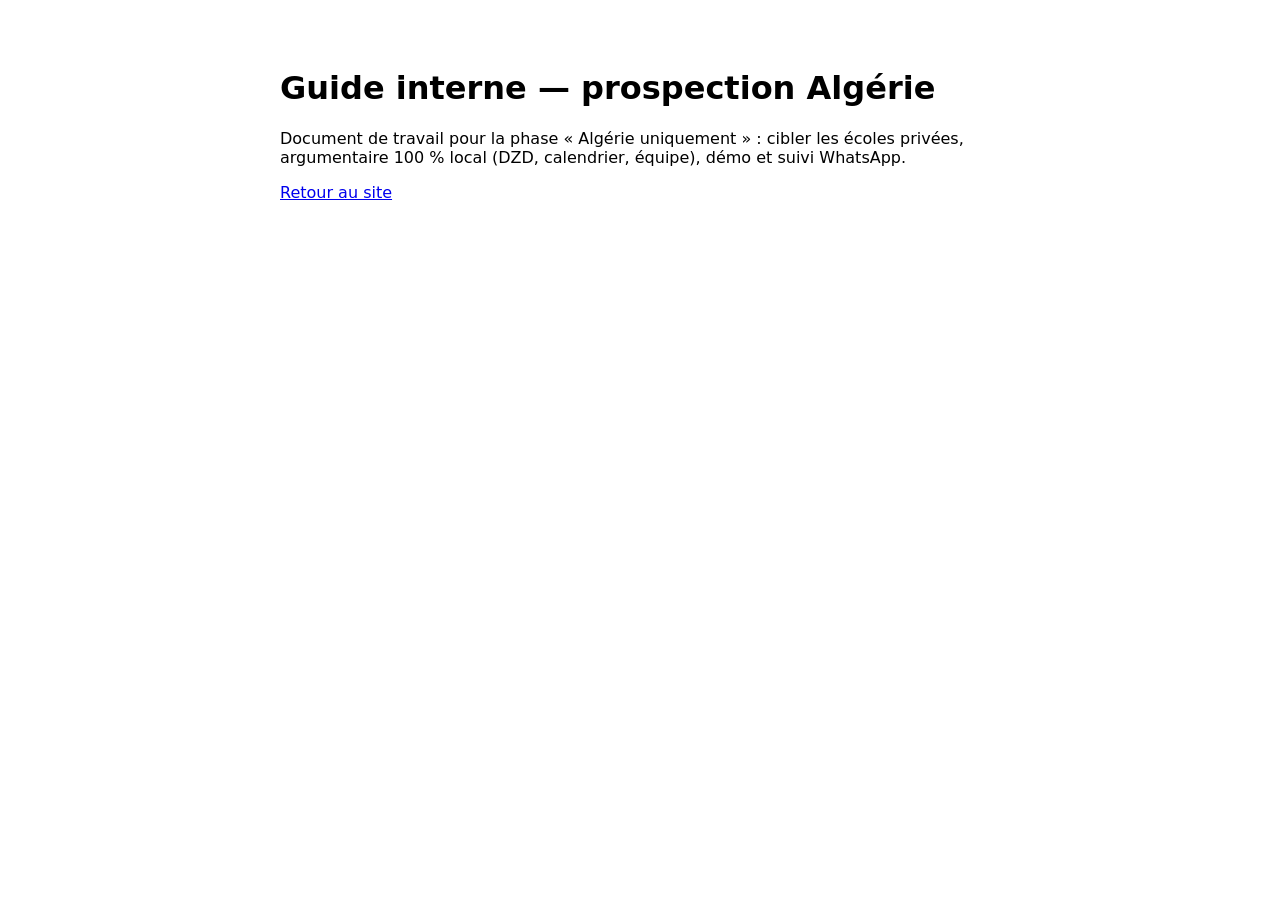
<file: doc/guide-prospection-tunisie.html>
<!DOCTYPE html><html lang="fr"><head><meta charset="UTF-8"><title>Guide prospection Sahliya — Algérie</title><style>body{font-family:system-ui;max-width:720px;margin:2rem auto;padding:1rem}</style></head><body><h1>Guide interne — prospection Algérie</h1><p>Document de travail pour la phase « Algérie uniquement » : cibler les écoles privées, argumentaire 100 % local (DZD, calendrier, équipe), démo et suivi WhatsApp.</p><p><a href="../index.html">Retour au site</a></p></body></html>
</file>
<file: css/style.css>
/* /css/style.css — Sahliya */
@import url('https://fonts.googleapis.com/css2?family=Syne:wght@700;800&family=DM+Sans:ital,wght@0,400;0,500;0,600;0,700;1,400&display=swap');

/* ============================================================ RESET */
*,*::before,*::after{box-sizing:border-box;margin:0;padding:0}
html{font-size:16px;scroll-behavior:smooth;-webkit-text-size-adjust:100%}
body{font-family:var(--font-body);color:var(--text-primary);background:var(--bg-white);line-height:1.6;overflow-x:hidden}
img,video{max-width:100%;height:auto;display:block}
a{color:inherit;text-decoration:none}
ul,ol{list-style:none}
button{cursor:pointer;border:none;background:none;font-family:inherit}
input,select,textarea{font-family:inherit;font-size:inherit}

/* ============================================================ VARIABLES */
:root{
  --blue-primary:#1D4ED8;--blue-light:#3B82F6;--blue-pale:#EFF6FF;
  --green-success:#059669;--green-pale:#ECFDF5;
  --orange-cta:#F59E0B;--orange-dark:#D97706;--orange-pale:#FFFBEB;
  --bg-white:#FFFFFF;--bg-light:#F8FAFC;--bg-dark:#0F172A;
  --text-primary:#0F172A;--text-secondary:#64748B;--text-muted:#94A3B8;
  --border-light:#E2E8F0;--border-medium:#CBD5E1;
  --radius-sm:6px;--radius-md:10px;--radius-lg:16px;--radius-xl:24px;--radius-pill:999px;
  --shadow-sm:0 1px 3px rgba(0,0,0,.06);--shadow-md:0 4px 16px rgba(0,0,0,.08);
  --shadow-lg:0 8px 32px rgba(0,0,0,.12);--shadow-blue:0 4px 20px rgba(29,78,216,.25);
  --transition:.22s ease;--container-max:1200px;--container-pad:1.5rem;
  --font-display:'Syne',sans-serif;--font-body:'DM Sans','Helvetica Neue',Arial,sans-serif;
}

/* ============================================================ UTILITAIRES */
.container{max-width:var(--container-max);margin:0 auto;padding:0 var(--container-pad)}
.section{padding:5rem 0}
.section--light{background:var(--bg-light)}
.text-center{text-align:center}
.text-center .section-subtitle{margin:0 auto}
.section-label{display:inline-flex;align-items:center;gap:.5rem;font-size:.78rem;font-weight:700;letter-spacing:.12em;text-transform:uppercase;color:var(--blue-primary);background:var(--blue-pale);padding:.35rem .85rem;border-radius:var(--radius-pill);margin-bottom:1rem}
.section-title{font-family:var(--font-display);font-size:clamp(1.75rem,3.5vw,2.5rem);font-weight:800;color:var(--text-primary);line-height:1.15;margin-bottom:1rem}
.section-subtitle{font-size:1.05rem;color:var(--text-secondary);max-width:600px;line-height:1.7}

/* Boutons */
.btn{display:inline-flex;align-items:center;gap:.5rem;padding:.75rem 1.5rem;border-radius:var(--radius-pill);font-weight:600;font-size:.95rem;transition:all var(--transition);white-space:nowrap;border:2px solid transparent}
.btn-primary{background:var(--orange-cta);color:#fff;box-shadow:0 4px 14px rgba(245,158,11,.35)}
.btn-primary:hover{background:var(--orange-dark);transform:translateY(-1px);box-shadow:0 6px 20px rgba(245,158,11,.45)}
.btn-secondary{background:var(--blue-primary);color:#fff;box-shadow:var(--shadow-blue)}
.btn-secondary:hover{background:#1a45c3;transform:translateY(-1px)}
.btn-outline{border-color:var(--border-medium);color:var(--text-primary);background:transparent}
.btn-outline:hover{border-color:var(--blue-primary);color:var(--blue-primary);background:var(--blue-pale)}
.btn-white{background:#fff;color:var(--blue-primary);font-weight:700}
.btn-white:hover{background:var(--blue-pale)}
.btn-lg{padding:1rem 2rem;font-size:1rem}
.btn-full{width:100%;justify-content:center}

/* Animations scroll */
.reveal{opacity:0;transform:translateY(24px);transition:opacity .55s ease,transform .55s ease}
.reveal.visible{opacity:1;transform:translateY(0)}
.reveal-delay-1{transition-delay:.1s}
.reveal-delay-2{transition-delay:.2s}
.reveal-delay-3{transition-delay:.3s}
.reveal-delay-4{transition-delay:.4s}

/* ============================================================ NAVBAR */
.navbar{position:sticky;top:0;z-index:1000;background:rgba(255,255,255,.92);backdrop-filter:blur(12px);border-bottom:1px solid var(--border-light);transition:box-shadow var(--transition)}
.navbar.scrolled{box-shadow:var(--shadow-md)}
.navbar__inner{display:flex;align-items:center;justify-content:space-between;height:70px;gap:2rem}
.navbar__logo{display:flex;align-items:center;gap:.6rem;flex-shrink:0}
.navbar__logo-icon{width:36px;height:36px;background:var(--blue-primary);border-radius:var(--radius-md);display:flex;align-items:center;justify-content:center;color:#fff;font-size:1.1rem;overflow:hidden;padding:4px}
.navbar__logo-icon img{width:100%;height:100%;object-fit:contain;display:block}
.navbar__logo-text{font-family:var(--font-display);font-size:1.3rem;font-weight:800;color:var(--text-primary);letter-spacing:-.02em}
.navbar__logo-text span{color:var(--blue-primary)}
.navbar__nav{display:flex;align-items:center;gap:.25rem;flex:1;justify-content:center}
.navbar__nav a{padding:.45rem .85rem;border-radius:var(--radius-pill);font-size:.9rem;font-weight:500;color:var(--text-secondary);transition:all var(--transition)}
.navbar__nav a:hover,.navbar__nav a.active{color:var(--blue-primary);background:var(--blue-pale)}
.navbar__actions{display:flex;align-items:center;gap:.75rem;flex-shrink:0}
.navbar__burger{display:none;flex-direction:column;gap:5px;padding:.5rem}
.navbar__burger span{display:block;width:24px;height:2px;background:var(--text-primary);border-radius:2px;transition:all .3s ease}
.navbar__burger.open span:nth-child(1){transform:translateY(7px) rotate(45deg)}
.navbar__burger.open span:nth-child(2){opacity:0}
.navbar__burger.open span:nth-child(3){transform:translateY(-7px) rotate(-45deg)}
.navbar__mobile{display:none;flex-direction:column;padding:1rem 1.5rem 1.5rem;border-top:1px solid var(--border-light);gap:.25rem}
.navbar__mobile.open{display:flex}
.navbar__mobile a{padding:.65rem .85rem;border-radius:var(--radius-md);font-size:.95rem;font-weight:500;color:var(--text-secondary);transition:all var(--transition)}
.navbar__mobile a:hover{background:var(--bg-light);color:var(--blue-primary)}
.navbar__mobile .btn{margin-top:.5rem;justify-content:center}

/* ============================================================ HERO HOME */
.hero{background:var(--bg-dark);padding:5rem 0 4rem;position:relative;overflow:hidden}
.hero::before{content:'';position:absolute;inset:0;background-image:linear-gradient(rgba(255,255,255,.04) 1px,transparent 1px),linear-gradient(90deg,rgba(255,255,255,.04) 1px,transparent 1px);background-size:48px 48px;pointer-events:none}
.hero::after{content:'';position:absolute;width:800px;height:800px;background:radial-gradient(circle,rgba(29,78,216,.35) 0%,transparent 65%);top:-200px;right:-200px;pointer-events:none}
.hero__inner{position:relative;z-index:1;display:grid;grid-template-columns:1fr 1fr;gap:4rem;align-items:center}
.hero__badge{display:inline-flex;align-items:center;gap:.5rem;background:rgba(245,158,11,.15);border:1px solid rgba(245,158,11,.3);color:var(--orange-cta);font-size:.8rem;font-weight:700;letter-spacing:.06em;padding:.4rem 1rem;border-radius:var(--radius-pill);margin-bottom:1.5rem}
.hero__title{font-family:var(--font-display);font-size:clamp(2rem,4.5vw,3.2rem);font-weight:800;color:#fff;line-height:1.1;letter-spacing:-.02em;margin-bottom:1.25rem}
.hero__title span{color:var(--orange-cta)}
.hero__subtitle{font-size:1.05rem;color:rgba(255,255,255,.65);line-height:1.75;margin-bottom:2rem;max-width:520px}
.hero__actions{display:flex;gap:1rem;flex-wrap:wrap}
.hero__trust{display:flex;align-items:center;gap:.75rem;margin-top:2rem;font-size:.85rem;color:rgba(255,255,255,.5)}
.hero__trust-dots{display:flex}
.hero__trust-dot{width:28px;height:28px;border-radius:50%;border:2px solid var(--bg-dark);background:var(--blue-light);margin-left:-8px;display:flex;align-items:center;justify-content:center;font-size:.65rem;color:#fff;font-weight:700}
.hero__trust-dot:first-child{margin-left:0}
.hero__visual{display:flex;justify-content:center;align-items:center}
.hero__dashboard{background:rgba(255,255,255,.06);border:1px solid rgba(255,255,255,.1);border-radius:var(--radius-xl);padding:1.5rem;width:100%;max-width:460px}
.hero__dashboard-header{display:flex;align-items:center;gap:.5rem;margin-bottom:1.25rem}
.hero__dashboard-dot{width:10px;height:10px;border-radius:50%}
.hero__dashboard-bar{height:8px;background:rgba(255,255,255,.08);border-radius:var(--radius-pill);flex:1}
.hero__stats-grid{display:grid;grid-template-columns:repeat(3,1fr);gap:.75rem;margin-bottom:1rem}
.hero__stat-card{background:rgba(255,255,255,.08);border-radius:var(--radius-md);padding:1rem;text-align:center}
.hero__stat-value{font-family:var(--font-display);font-size:1.4rem;font-weight:800;color:#fff}
.hero__stat-label{font-size:.72rem;color:rgba(255,255,255,.5);margin-top:.2rem}
.hero__chart-bar-group{display:flex;align-items:flex-end;gap:.35rem;height:80px;padding:.5rem;background:rgba(255,255,255,.05);border-radius:var(--radius-md)}
.hero__bar{flex:1;border-radius:3px 3px 0 0}
.hero__bar:nth-child(3n+1){background:rgba(29,78,216,.7)}
.hero__bar:nth-child(3n+2){background:rgba(245,158,11,.6)}
.hero__bar:nth-child(3n+3){background:rgba(5,150,105,.6)}

/* ============================================================ VIDÉO */
.video-section{padding:5rem 0;background:var(--bg-light)}
.video-wrapper{position:relative;border-radius:var(--radius-xl);overflow:hidden;box-shadow:var(--shadow-lg);background:#000;aspect-ratio:16/9;margin:2rem 0}
.video-wrapper video{width:100%;height:100%;object-fit:cover}
.video-placeholder{position:absolute;inset:0;background:linear-gradient(135deg,#0F172A 0%,#1D4ED8 100%);display:flex;flex-direction:column;align-items:center;justify-content:center;color:#fff;gap:1rem}
.video-play-btn{width:72px;height:72px;background:rgba(255,255,255,.15);border:2px solid rgba(255,255,255,.4);border-radius:50%;display:flex;align-items:center;justify-content:center;font-size:1.5rem;transition:all var(--transition);cursor:pointer}
.video-play-btn:hover{background:rgba(255,255,255,.25);transform:scale(1.08)}

/* ============================================================ POUR QUI */
.pourqui__grid{display:grid;grid-template-columns:repeat(3,1fr);gap:1.25rem;margin-top:2.5rem}
.pourqui__card{background:var(--bg-white);border:1px solid var(--border-light);border-radius:var(--radius-lg);padding:1.5rem;display:flex;flex-direction:column;gap:.75rem;transition:all var(--transition)}
.pourqui__card:hover{box-shadow:var(--shadow-md);transform:translateY(-2px)}
.pourqui__icon{font-size:1.75rem}
.pourqui__card h3{font-family:var(--font-display);font-size:1rem;font-weight:700;color:var(--text-primary)}
.pourqui__card p{font-size:.9rem;color:var(--text-secondary);line-height:1.6}

/* ============================================================ BÉNÉFICES */
.benefits__grid{display:grid;grid-template-columns:repeat(2,1fr);gap:1.5rem;margin-top:2.5rem}
.benefit-card{background:var(--bg-white);border:1px solid var(--border-light);border-radius:var(--radius-lg);padding:2rem;display:flex;gap:1.25rem;align-items:flex-start;transition:all var(--transition)}
.benefit-card:hover{border-color:var(--blue-primary);box-shadow:var(--shadow-md)}
.benefit-icon{font-size:2rem;flex-shrink:0;width:52px;height:52px;background:var(--blue-pale);border-radius:var(--radius-md);display:flex;align-items:center;justify-content:center}
.benefit-card h3{font-family:var(--font-display);font-weight:700;font-size:1rem;color:var(--text-primary);margin-bottom:.4rem}
.benefit-card p{font-size:.9rem;color:var(--text-secondary);line-height:1.65}

/* ============================================================ FEATURES */
.features__grid{display:grid;grid-template-columns:repeat(3,1fr);gap:1.25rem;margin-top:2.5rem}
.feature-tile{background:var(--bg-white);border:1px solid var(--border-light);border-radius:var(--radius-lg);padding:1.5rem;transition:all var(--transition)}
.feature-tile:hover{border-color:var(--blue-light);box-shadow:var(--shadow-md);transform:translateY(-3px)}
.feature-tile__icon{font-size:1.6rem;margin-bottom:.85rem;width:44px;height:44px;background:var(--blue-pale);border-radius:var(--radius-md);display:flex;align-items:center;justify-content:center}
.feature-tile h3{font-family:var(--font-display);font-weight:700;font-size:.95rem;color:var(--text-primary);margin-bottom:.5rem}
.feature-tile p{font-size:.875rem;color:var(--text-secondary);line-height:1.6}
/* Détail fonctionnalités */
.feature-detail{display:grid;grid-template-columns:1fr 1fr;gap:4rem;align-items:center;padding:4rem 0;border-bottom:1px solid var(--border-light)}
.feature-detail:last-of-type{border-bottom:none}
.feature-detail.reversed .feature-detail__visual{order:2}
.feature-detail.reversed .feature-detail__content{order:1}
.feature-detail__visual{background:var(--bg-light);border:1px solid var(--border-light);border-radius:var(--radius-xl);aspect-ratio:4/3;display:flex;align-items:center;justify-content:center;flex-direction:column;gap:1rem;color:var(--text-muted);font-size:.875rem;text-align:center;overflow:hidden}
.feature-detail__visual-icon{font-size:3rem}
.feature-detail__content h2{font-family:var(--font-display);font-size:clamp(1.4rem,2.5vw,1.9rem);font-weight:800;color:var(--text-primary);line-height:1.2;margin-bottom:1rem}
.feature-detail__content p{color:var(--text-secondary);line-height:1.75;margin-bottom:1.5rem}
.feature-detail__list{display:flex;flex-direction:column;gap:.6rem}
.feature-detail__list li{display:flex;align-items:flex-start;gap:.6rem;font-size:.9rem;color:var(--text-secondary)}
.feature-detail__list li::before{content:'✓';color:var(--green-success);font-weight:700;flex-shrink:0}

/* ============================================================ TÉMOIGNAGES */
.testimonials{background:var(--bg-dark);padding:5rem 0}
.testimonials .section-label{background:rgba(29,78,216,.2);color:var(--blue-light)}
.testimonials .section-title{color:#fff}
.testimonials__grid{display:grid;grid-template-columns:repeat(3,1fr);gap:1.5rem;margin-top:2.5rem}
.testimonial-card{background:rgba(255,255,255,.05);border:1px solid rgba(255,255,255,.1);border-radius:var(--radius-lg);padding:2rem;transition:all var(--transition)}
.testimonial-card:hover{background:rgba(255,255,255,.08);border-color:rgba(255,255,255,.2)}
.testimonial-card__stars{color:var(--orange-cta);font-size:.85rem;margin-bottom:1rem;letter-spacing:2px}
.testimonial-card__quote{font-size:.95rem;color:rgba(255,255,255,.8);line-height:1.75;font-style:italic;margin-bottom:1.5rem}
.testimonial-card__author{display:flex;align-items:center;gap:.75rem}
.testimonial-card__avatar{width:40px;height:40px;border-radius:50%;background:var(--blue-primary);display:flex;align-items:center;justify-content:center;color:#fff;font-weight:700;font-size:.85rem;flex-shrink:0;overflow:hidden}
.testimonial-card__avatar img{width:100%;height:100%;object-fit:cover}
.testimonial-card__name{font-weight:600;color:#fff;font-size:.9rem}
.testimonial-card__role{font-size:.78rem;color:rgba(255,255,255,.5)}

/* ============================================================ BANNER LANCEMENT */
.launch-banner{background:linear-gradient(135deg,#F59E0B 0%,#D97706 100%);padding:3.5rem 0;text-align:center;position:relative;overflow:hidden}
.launch-banner::before{content:'';position:absolute;inset:0;background-image:radial-gradient(circle at 20% 50%,rgba(255,255,255,.1) 0%,transparent 50%),radial-gradient(circle at 80% 50%,rgba(255,255,255,.08) 0%,transparent 50%);pointer-events:none}
.launch-banner__inner{position:relative;z-index:1}
.launch-banner__badge{display:inline-block;background:rgba(0,0,0,.15);color:#fff;font-size:.78rem;font-weight:700;letter-spacing:.1em;text-transform:uppercase;padding:.3rem .85rem;border-radius:var(--radius-pill);margin-bottom:1rem}
.launch-banner h2{font-family:var(--font-display);font-size:clamp(1.5rem,3vw,2.2rem);font-weight:800;color:#fff;margin-bottom:.75rem}
.launch-banner p{color:rgba(255,255,255,.85);font-size:1.05rem;line-height:1.65;max-width:580px;margin:0 auto 1.75rem}
.launch-banner p strong{color:#fff}

/* ============================================================ FAQ */
.faq-list{display:flex;flex-direction:column;gap:.75rem;margin-top:2rem}
.faq-item{border:1px solid var(--border-light);border-radius:var(--radius-md);overflow:hidden;background:var(--bg-white)}
.faq-question{display:flex;align-items:center;justify-content:space-between;padding:1.25rem 1.5rem;cursor:pointer;font-weight:600;font-size:.95rem;color:var(--text-primary);transition:background var(--transition);gap:1rem;width:100%;text-align:left}
.faq-question:hover{background:var(--bg-light)}
.faq-question.active{background:var(--blue-pale);color:var(--blue-primary)}
.faq-chevron{font-size:.85rem;transition:transform .3s ease;flex-shrink:0;color:var(--text-muted)}
.faq-question.active .faq-chevron{transform:rotate(180deg);color:var(--blue-primary)}
.faq-answer{max-height:0;overflow:hidden;transition:max-height .35s ease}
.faq-answer-inner{padding:0 1.5rem 1.25rem;font-size:.9rem;color:var(--text-secondary);line-height:1.75;border-top:1px solid var(--border-light)}
.faq-answer-inner p{padding-top:1rem}
.faq-category{margin-bottom:2.5rem}
.faq-category-title{font-family:var(--font-display);font-size:1.1rem;font-weight:700;color:var(--text-primary);margin-bottom:1rem;display:flex;align-items:center;gap:.75rem}
.faq-category-title::after{content:'';flex:1;height:1px;background:var(--border-light)}

/* ============================================================ TARIFS */
.pricing__toggle{display:flex;align-items:center;justify-content:center;gap:.5rem;margin:2rem 0 1rem;flex-wrap:wrap}
.currency-btn{padding:.5rem 1.2rem;border-radius:var(--radius-pill);border:1px solid var(--border-medium);background:transparent;font-size:.9rem;font-weight:600;color:var(--text-secondary);cursor:pointer;transition:all var(--transition);display:flex;align-items:center;gap:.4rem;font-family:inherit}
.currency-btn.active{background:var(--blue-primary);color:#fff;border-color:var(--blue-primary)}
.currency-btn:hover:not(.active){border-color:var(--blue-primary);color:var(--blue-primary)}
.pricing__period-toggle{display:flex;align-items:center;justify-content:center;gap:1rem;margin-bottom:1rem;font-size:.9rem;color:var(--text-secondary)}
.toggle-switch{width:44px;height:24px;background:var(--border-medium);border-radius:var(--radius-pill);cursor:pointer;position:relative;transition:background var(--transition);border:none}
.toggle-switch.active{background:var(--blue-primary)}
.toggle-switch::after{content:'';position:absolute;width:18px;height:18px;background:#fff;border-radius:50%;top:3px;left:3px;transition:left var(--transition)}
.toggle-switch.active::after{left:calc(100% - 21px)}
.pricing__grid{display:grid;grid-template-columns:repeat(3,1fr);gap:1.5rem;margin-top:1.5rem}
.pricing-card{background:var(--bg-white);border:2px solid var(--border-light);border-radius:var(--radius-xl);padding:2rem;position:relative;transition:all var(--transition);display:flex;flex-direction:column}
.pricing-card:hover{box-shadow:var(--shadow-lg);transform:translateY(-3px)}
.pricing-card.featured{border-color:var(--blue-primary);box-shadow:var(--shadow-blue)}
.pricing-card__badge{position:absolute;top:-14px;left:50%;transform:translateX(-50%);background:var(--blue-primary);color:#fff;font-size:.75rem;font-weight:700;padding:.3rem 1rem;border-radius:var(--radius-pill);white-space:nowrap}
.pricing-card__target{font-size:.8rem;font-weight:600;color:var(--text-muted);text-transform:uppercase;letter-spacing:.08em;margin-bottom:.5rem}
.pricing-card__name{font-family:var(--font-display);font-size:1.3rem;font-weight:800;color:var(--text-primary);margin-bottom:1.25rem}
.pricing-card__price{font-family:var(--font-display);font-size:2.4rem;font-weight:800;color:var(--text-primary);line-height:1}
.pricing-card__currency{font-size:1rem;font-weight:600;color:var(--text-secondary);vertical-align:top;margin-top:.4rem;display:inline-block;margin-right:.1rem}
.pricing-card__period{font-size:.85rem;color:var(--text-muted);margin-top:.25rem}
.pricing-card__annual{font-size:.82rem;color:var(--green-success);font-weight:600;margin-top:.3rem}
.pricing-card__sep{border:none;border-top:1px solid var(--border-light);margin:1.25rem 0}
.pricing-card__capacity{display:flex;flex-direction:column;gap:.4rem;margin-bottom:1.25rem}
.pricing-card__capacity-item{display:flex;align-items:center;gap:.5rem;font-size:.9rem;color:var(--text-primary)}
.pricing-card__feature{display:flex;align-items:center;gap:.5rem;font-size:.85rem;color:var(--green-success);font-weight:600;margin-bottom:1.25rem}
.pricing-card__btn{margin-top:auto}
.all-features-block{background:var(--bg-light);border:1px solid var(--border-light);border-radius:var(--radius-xl);padding:2.5rem;margin-top:3rem}
.all-features-block h3{font-family:var(--font-display);font-weight:800;font-size:1.15rem;text-align:center;margin-bottom:1.75rem;color:var(--text-primary)}
.all-features-grid{display:grid;grid-template-columns:repeat(4,1fr);gap:.75rem}
.all-feature-item{display:flex;align-items:flex-start;gap:.5rem;font-size:.875rem;color:var(--text-secondary)}
.all-feature-item::before{content:'✓';color:var(--green-success);font-weight:700;flex-shrink:0}

/* ============================================================ FORMULAIRES */
.form-page{padding:4rem 0}
.form-layout{display:grid;grid-template-columns:1.5fr 1fr;gap:4rem;align-items:start}
.form-card{background:var(--bg-white);border:1px solid var(--border-light);border-radius:var(--radius-xl);padding:2.5rem;box-shadow:var(--shadow-sm)}
.form-card h2{font-family:var(--font-display);font-weight:800;font-size:1.3rem;color:var(--text-primary);margin-bottom:1.75rem}
.form-group{margin-bottom:1.25rem}
.form-label{display:block;font-size:.875rem;font-weight:600;color:var(--text-primary);margin-bottom:.4rem}
.form-label .required{color:#EF4444;margin-left:.2rem}
.form-input,.form-select,.form-textarea{width:100%;padding:.7rem 1rem;border:1.5px solid var(--border-medium);border-radius:var(--radius-md);font-size:.9rem;color:var(--text-primary);background:var(--bg-white);transition:border-color var(--transition),box-shadow var(--transition);-webkit-appearance:none;appearance:none}
.form-input:focus,.form-select:focus,.form-textarea:focus{outline:none;border-color:var(--blue-primary);box-shadow:0 0 0 3px rgba(29,78,216,.12)}
.form-input.error,.form-select.error,.form-textarea.error{border-color:#EF4444}
.form-error-msg{display:none;font-size:.8rem;color:#EF4444;margin-top:.3rem}
.form-error-msg.show{display:block}
.form-textarea{resize:vertical;min-height:110px}
.form-select{background-image:url("data:image/svg+xml,%3Csvg xmlns='http://www.w3.org/2000/svg' width='12' height='8' viewBox='0 0 12 8'%3E%3Cpath d='M1 1l5 5 5-5' stroke='%2394A3B8' stroke-width='1.5' fill='none' stroke-linecap='round'/%3E%3C/svg%3E");background-repeat:no-repeat;background-position:right 1rem center;padding-right:2.5rem;cursor:pointer}
.form-grid-2{display:grid;grid-template-columns:1fr 1fr;gap:1rem}
.form-checkbox{display:flex;align-items:flex-start;gap:.65rem;cursor:pointer;font-size:.875rem;color:var(--text-secondary);line-height:1.5}
.form-checkbox input{flex-shrink:0;width:18px;height:18px;margin-top:.1em;accent-color:var(--blue-primary)}
.form-checkbox a{color:var(--blue-primary);text-decoration:underline}
.form-submit{width:100%;padding:1rem;font-size:1rem;margin-top:.75rem}
.form-success{display:none;text-align:center;padding:2rem}
.form-success.show{display:block}
.form-success__icon{font-size:3rem;margin-bottom:1rem}
.form-success h3{font-family:var(--font-display);font-weight:700;font-size:1.3rem;color:var(--text-primary);margin-bottom:.5rem}
.form-success p{color:var(--text-secondary);font-size:.95rem}
.form-sidebar__card{background:var(--bg-light);border:1px solid var(--border-light);border-radius:var(--radius-xl);padding:2rem;margin-bottom:1.5rem}
.form-sidebar__card h3{font-family:var(--font-display);font-weight:700;font-size:1rem;color:var(--text-primary);margin-bottom:1.25rem}
.form-sidebar__list{display:flex;flex-direction:column;gap:.75rem}
.form-sidebar__item{display:flex;align-items:flex-start;gap:.65rem;font-size:.9rem;color:var(--text-secondary)}
.form-sidebar__item::before{content:'✅';flex-shrink:0;font-size:.85rem}
.form-contact-info{background:var(--bg-dark);border-radius:var(--radius-xl);padding:2rem}
.form-contact-info h3{color:#fff;font-family:var(--font-display);font-weight:700;margin-bottom:1.25rem}
.contact-info-item{display:flex;align-items:center;gap:.75rem;margin-bottom:.85rem;font-size:.9rem;color:rgba(255,255,255,.7)}
.contact-info-item a{color:var(--blue-light)}
.contact-info-item a:hover{text-decoration:underline}

/* ============================================================ PAGE HERO */
.page-hero{background:var(--bg-dark);padding:4rem 0 3rem;text-align:center;position:relative;overflow:hidden}
.page-hero::before{content:'';position:absolute;inset:0;background-image:linear-gradient(rgba(255,255,255,.03) 1px,transparent 1px),linear-gradient(90deg,rgba(255,255,255,.03) 1px,transparent 1px);background-size:40px 40px;pointer-events:none}
.page-hero__inner{position:relative;z-index:1}
.page-hero .section-label{background:rgba(29,78,216,.2);color:var(--blue-light)}
.page-hero h1{font-family:var(--font-display);font-size:clamp(1.8rem,4vw,2.75rem);font-weight:800;color:#fff;line-height:1.15;margin-bottom:1rem;letter-spacing:-.02em}
.page-hero p{font-size:1.05rem;color:rgba(255,255,255,.65);max-width:580px;margin:0 auto;line-height:1.75}

/* ============================================================ FOOTER */
.footer{background:var(--bg-dark);color:rgba(255,255,255,.6);padding:4rem 0 2rem}
.footer__top{display:grid;grid-template-columns:1.5fr repeat(3,1fr);gap:3rem;padding-bottom:3rem;border-bottom:1px solid rgba(255,255,255,.08);margin-bottom:2rem}
.footer__logo{display:flex;align-items:center;gap:.6rem;margin-bottom:.85rem}
.footer__logo-icon{width:34px;height:34px;background:var(--blue-primary);border-radius:var(--radius-md);display:flex;align-items:center;justify-content:center;color:#fff;font-size:1rem;overflow:hidden;padding:4px}
.footer__logo-icon img{width:100%;height:100%;object-fit:contain;display:block}
.footer__logo-text{font-family:var(--font-display);font-size:1.2rem;font-weight:800;color:#fff}
.footer__tagline{font-size:.875rem;line-height:1.65;max-width:220px;margin-bottom:1.25rem}
.footer__dispo{display:flex;flex-direction:column;gap:.25rem;font-size:.8rem}
.footer__col h4{font-size:.8rem;font-weight:700;letter-spacing:.1em;text-transform:uppercase;color:rgba(255,255,255,.4);margin-bottom:1rem}
.footer__col ul{display:flex;flex-direction:column;gap:.6rem}
.footer__col a{font-size:.875rem;transition:color var(--transition)}
.footer__col a:hover{color:#fff}
.footer__contact-item{display:flex;align-items:center;gap:.5rem;font-size:.875rem;margin-bottom:.6rem}
.footer__contact-item a{color:var(--blue-light)}
.footer__contact-item a:hover{color:#fff}
.footer__bottom{display:flex;align-items:center;justify-content:space-between;font-size:.8rem}
.footer__bottom-links{display:flex;gap:1.5rem}
.footer__bottom-links a:hover{color:#fff}

/* ============================================================ MENTIONS LÉGALES */
.legal-content{max-width:760px;margin:0 auto;padding:4rem 1.5rem}
.legal-content h1{font-family:var(--font-display);font-size:2rem;font-weight:800;color:var(--text-primary);margin-bottom:.5rem}
.legal-content .subtitle{color:var(--text-muted);font-size:.875rem;margin-bottom:2.5rem}
.legal-content h2{font-family:var(--font-display);font-size:1.2rem;font-weight:700;color:var(--text-primary);margin:2rem 0 .75rem;padding-top:2rem;border-top:1px solid var(--border-light)}
.legal-content p,.legal-content li{font-size:.9rem;color:var(--text-secondary);line-height:1.8;margin-bottom:.6rem}
.legal-content ul{list-style:disc;padding-left:1.5rem;margin-bottom:.75rem}
.legal-content a{color:var(--blue-primary)}

/* ============================================================ TOAST */
.toast{position:fixed;bottom:2rem;right:2rem;background:var(--bg-dark);color:#fff;padding:1rem 1.5rem;border-radius:var(--radius-md);font-size:.9rem;box-shadow:var(--shadow-lg);z-index:9999;transform:translateX(120%);transition:transform .4s cubic-bezier(.34,1.56,.64,1);display:flex;align-items:center;gap:.75rem;max-width:340px}
.toast.show{transform:translateX(0)}
.toast--success{border-left:4px solid var(--green-success)}
.toast--error{border-left:4px solid #EF4444}

/* ============================================================ FORM — SHARED EXTENDED */
.form-title{font-family:var(--font-display);font-weight:800;font-size:1.4rem;color:var(--text-primary);margin-bottom:.25rem}
.form-subtitle{font-size:.875rem;color:var(--text-muted);margin-bottom:1.75rem}
.form-row{display:grid;grid-template-columns:1fr 1fr;gap:1rem}
.form-group{margin-bottom:1.25rem;display:flex;flex-direction:column}
.form-group label{font-size:.875rem;font-weight:600;color:var(--text-primary);margin-bottom:.4rem}
.form-group input,.form-group select,.form-group textarea{width:100%;padding:.75rem 1rem;border:1.5px solid var(--border-medium);border-radius:var(--radius-md);font-size:.9rem;font-family:var(--font-body);color:var(--text-primary);background:var(--bg-white);transition:border-color var(--transition),box-shadow var(--transition);-webkit-appearance:none;appearance:none}
.form-group input:focus,.form-group select:focus,.form-group textarea:focus{outline:none;border-color:var(--blue-primary);box-shadow:0 0 0 3px rgba(29,78,216,.1)}
.form-group input[aria-invalid="true"],.form-group select[aria-invalid="true"],.form-group textarea[aria-invalid="true"]{border-color:#EF4444}
.form-group textarea{resize:vertical;min-height:100px}
.form-group select{background-image:url("data:image/svg+xml,%3Csvg xmlns='http://www.w3.org/2000/svg' width='12' height='8' viewBox='0 0 12 8'%3E%3Cpath d='M1 1l5 5 5-5' stroke='%2394A3B8' stroke-width='1.5' fill='none' stroke-linecap='round'/%3E%3C/svg%3E");background-repeat:no-repeat;background-position:right 1rem center;padding-right:2.5rem;cursor:pointer}
.field-error{font-size:.8rem;color:#EF4444;min-height:1.2em;margin-top:.2rem}
.form-check{flex-direction:row;align-items:flex-start;gap:.65rem}
.checkbox-label{display:flex;align-items:flex-start;gap:.6rem;cursor:pointer;font-size:.875rem;color:var(--text-secondary);line-height:1.5}
.checkbox-label input[type="checkbox"]{flex-shrink:0;width:18px;height:18px;margin-top:.1em;accent-color:var(--blue-primary);cursor:pointer}
.checkbox-label a{color:var(--blue-primary)}
.form-legal{font-size:.78rem;color:var(--text-muted);text-align:center;margin-top:1rem}
.btn-full{width:100%}
.btn-lg{padding:.9rem 1.5rem;font-size:1rem}
.btn-loader{display:inline}

/* ============================================================ DEMO PAGE */
.demo-section{padding:4rem 0 5rem}
.demo-layout{display:grid;grid-template-columns:1fr 400px;gap:3rem;align-items:start}
.demo-form-wrapper{}
.demo-sidebar{display:flex;flex-direction:column;gap:1.5rem}
.sidebar-card{background:var(--bg-light);border:1px solid var(--border-light);border-radius:var(--radius-xl);padding:1.75rem}
.sidebar-title{font-family:var(--font-display);font-weight:700;font-size:1rem;color:var(--text-primary);margin-bottom:1.25rem}
.demo-benefits{display:flex;flex-direction:column;gap:1rem;list-style:none;padding:0;margin:0}
.demo-benefits li{display:flex;align-items:flex-start;gap:.85rem}
.benefit-icon{font-size:1.25rem;flex-shrink:0;margin-top:.1rem}
.demo-benefits strong{font-size:.9rem;color:var(--text-primary);display:block;margin-bottom:.2rem}
.demo-benefits p{font-size:.825rem;color:var(--text-secondary);margin:0;line-height:1.5}
.sidebar-offer{background:linear-gradient(135deg,#1e3a8a,#1d4ed8);border:none;color:#fff;text-align:center}
.sidebar-offer h3{font-family:var(--font-display);font-size:1.75rem;font-weight:800;color:#fff;margin:.5rem 0}
.sidebar-offer p{font-size:.875rem;color:rgba(255,255,255,.8);margin:0}
.offer-badge{display:inline-block;background:var(--orange-cta);color:#fff;font-size:.75rem;font-weight:700;padding:.3rem .75rem;border-radius:100px;margin-bottom:.5rem}
.offer-urgency{display:flex;align-items:center;justify-content:center;gap:.5rem;margin-top:1rem;font-size:.8rem;color:rgba(255,255,255,.75)}
.dot{width:8px;height:8px;background:#22c55e;border-radius:50%;display:inline-block;flex-shrink:0}
.dot.pulse{animation:pulse 2s ease-in-out infinite}
@keyframes pulse{0%,100%{opacity:1;transform:scale(1)}50%{opacity:.5;transform:scale(.8)}}
.sidebar-contact{text-align:center}
.sidebar-contact h3{font-family:var(--font-display);font-weight:700;font-size:1rem;color:var(--text-primary);margin-bottom:.4rem}
.sidebar-contact p{font-size:.875rem;color:var(--text-secondary);margin-bottom:1rem}
.btn-whatsapp{display:inline-flex;align-items:center;justify-content:center;gap:.6rem;background:#25D366;color:#fff;padding:.75rem 1.25rem;border-radius:var(--radius-md);font-weight:600;font-size:.9rem;transition:background var(--transition),transform var(--transition);text-decoration:none}
.btn-whatsapp:hover{background:#1ebe5d;transform:translateY(-1px)}

/* ============================================================ CONTACT PAGE */
.contact-section{padding:4rem 0 5rem}
.contact-layout{display:grid;grid-template-columns:1fr 360px;gap:3rem;align-items:start}
.contact-form-wrapper{}
.contact-sidebar{display:flex;flex-direction:column;gap:1.25rem}
.contact-card{background:var(--bg-light);border:1px solid var(--border-light);border-radius:var(--radius-xl);padding:1.5rem;text-align:center}
.contact-card h3{font-family:var(--font-display);font-weight:700;font-size:1rem;color:var(--text-primary);margin-bottom:.3rem}
.contact-card p{font-size:.875rem;color:var(--text-secondary);margin-bottom:.75rem}
.contact-icon{font-size:1.75rem;margin-bottom:.75rem}
.contact-link{color:var(--blue-primary);font-weight:600;text-decoration:none;font-size:.9rem}
.contact-link:hover{text-decoration:underline}
.contact-card-highlight{background:var(--bg-dark);border:none}
.contact-card-highlight h3{color:#fff}
.contact-card-highlight p{color:rgba(255,255,255,.7)}

/* ============================================================ FAQ PAGE */
.faq-page-section{padding:3rem 0 5rem}
.faq-page-container{max-width:860px}
.faq-categories{display:flex;flex-wrap:wrap;gap:.75rem;margin-bottom:2.5rem}
.faq-cat-btn{padding:.55rem 1.1rem;border:1.5px solid var(--border-medium);border-radius:100px;font-size:.875rem;font-weight:600;color:var(--text-secondary);background:transparent;cursor:pointer;transition:all var(--transition)}
.faq-cat-btn:hover{border-color:var(--blue-primary);color:var(--blue-primary)}
.faq-cat-btn.active{background:var(--blue-primary);border-color:var(--blue-primary);color:#fff}
.faq-category{display:none}
.faq-category.active{display:block}
.faq-cat-title{font-family:var(--font-display);font-weight:800;font-size:1.2rem;color:var(--text-primary);margin-bottom:1.5rem;padding-bottom:.75rem;border-bottom:2px solid var(--border-light)}
.faq-cta{background:var(--bg-light);border-radius:var(--radius-xl);padding:2.5rem;text-align:center;margin-top:3rem}
.faq-cta h2{font-family:var(--font-display);font-weight:700;font-size:1.2rem;color:var(--text-primary);margin-bottom:.4rem}
.faq-cta p{color:var(--text-secondary);font-size:.9rem;margin-bottom:1.5rem}
.faq-cta-btns{display:flex;gap:1rem;justify-content:center;flex-wrap:wrap}

/* ============================================================ PAGE HERO EXTENDED */
.page-hero-content{max-width:600px;margin:0 auto;text-align:center}
.page-hero-label{display:inline-block;background:rgba(29,78,216,.2);color:var(--blue-light);font-size:.75rem;font-weight:700;letter-spacing:.1em;text-transform:uppercase;padding:.35rem .85rem;border-radius:100px;margin-bottom:1rem}
.page-hero-title{font-family:var(--font-display);font-size:clamp(1.8rem,4vw,2.75rem);font-weight:800;color:#fff;line-height:1.15;margin-bottom:1rem;letter-spacing:-.02em}
.page-hero-subtitle{font-size:1.05rem;color:rgba(255,255,255,.65);line-height:1.75}
.page-hero-subtitle a{color:var(--blue-light);text-decoration:underline}
.page-hero-sm{padding:3rem 0 2.5rem}

/* ============================================================ LEGAL PAGE */
.legal-section{padding:3rem 0 5rem}
.legal-container{display:grid;grid-template-columns:220px 1fr;gap:3rem;align-items:start;max-width:1000px}
.legal-toc{position:sticky;top:100px;background:var(--bg-light);border-radius:var(--radius-xl);padding:1.5rem}
.legal-toc h2{font-family:var(--font-display);font-weight:700;font-size:.875rem;color:var(--text-primary);margin-bottom:1rem;text-transform:uppercase;letter-spacing:.05em}
.legal-toc ul{list-style:none;padding:0;margin:0;display:flex;flex-direction:column;gap:.5rem}
.legal-toc a{font-size:.8rem;color:var(--text-secondary);text-decoration:none;padding:.3rem 0;display:block;transition:color var(--transition)}
.legal-toc a:hover{color:var(--blue-primary)}
.legal-body h2{font-family:var(--font-display);font-weight:700;font-size:1.15rem;color:var(--text-primary);margin:2.5rem 0 .75rem;padding-top:2.5rem;border-top:1px solid var(--border-light)}
.legal-body h2:first-child{border-top:none;padding-top:0;margin-top:0}
.legal-body h3{font-family:var(--font-display);font-weight:700;font-size:1rem;color:var(--text-primary);margin:1.5rem 0 .5rem}
.legal-body p,.legal-body li{font-size:.9rem;color:var(--text-secondary);line-height:1.8;margin-bottom:.6rem}
.legal-body ul{list-style:disc;padding-left:1.5rem;margin-bottom:.75rem}
.legal-body a{color:var(--blue-primary)}
.legal-table{width:100%;border-collapse:collapse;font-size:.875rem;margin:1rem 0}
.legal-table th,.legal-table td{padding:.65rem 1rem;border:1px solid var(--border-light);text-align:left;color:var(--text-secondary)}
.legal-table th{background:var(--bg-light);font-weight:600;color:var(--text-primary)}

/* ============================================================ MERCI PAGE */
.merci-section{min-height:70vh;display:flex;align-items:center;padding:5rem 0}
.merci-container{max-width:600px}
.merci-card{background:var(--bg-white);border:1px solid var(--border-light);border-radius:var(--radius-2xl);padding:3rem;text-align:center;box-shadow:var(--shadow-md)}
.merci-icon{font-size:3.5rem;margin-bottom:1.25rem}
.merci-title{font-family:var(--font-display);font-weight:800;font-size:1.6rem;color:var(--text-primary);margin-bottom:.75rem;letter-spacing:-.02em}
.merci-subtitle{color:var(--text-secondary);font-size:.95rem;line-height:1.75;margin-bottom:2rem}
.merci-details{text-align:left;display:flex;flex-direction:column;gap:1rem;margin-bottom:2rem;padding:1.5rem;background:var(--bg-light);border-radius:var(--radius-lg)}
.merci-step{display:flex;align-items:flex-start;gap:1rem}
.step-num{width:28px;height:28px;background:var(--blue-primary);color:#fff;border-radius:50%;display:flex;align-items:center;justify-content:center;font-size:.8rem;font-weight:700;flex-shrink:0;margin-top:.1rem}
.merci-step strong{font-size:.9rem;color:var(--text-primary);display:block;margin-bottom:.2rem}
.merci-step p{font-size:.85rem;color:var(--text-secondary);margin:0;line-height:1.5}
.merci-cta{display:flex;flex-direction:column;gap:.75rem;align-items:center;margin-bottom:2rem}
.merci-cta > p{color:var(--text-secondary);font-size:.875rem;margin:0}
.merci-explore{border-top:1px solid var(--border-light);padding-top:1.5rem}
.explore-label{font-size:.8rem;color:var(--text-muted);text-transform:uppercase;letter-spacing:.08em;font-weight:600;margin-bottom:.75rem}
.explore-links{display:flex;gap:.75rem;justify-content:center;flex-wrap:wrap}
.explore-link{display:flex;align-items:center;gap:.4rem;padding:.55rem 1rem;border:1px solid var(--border-light);border-radius:100px;font-size:.8rem;color:var(--text-secondary);text-decoration:none;transition:all var(--transition)}
.explore-link:hover{border-color:var(--blue-primary);color:var(--blue-primary)}

/* ============================================================ FOOTER EXTENDED */
.footer{background:var(--bg-dark);color:rgba(255,255,255,.6);padding:4rem 0 2rem}
.footer-grid{display:grid;grid-template-columns:1.75fr 1fr 1fr 1fr;gap:3rem;padding-bottom:3rem;border-bottom:1px solid rgba(255,255,255,.08);margin-bottom:2rem}
.footer-brand{}
.footer-tagline{font-size:.875rem;color:rgba(255,255,255,.5);margin:.75rem 0 1.25rem;line-height:1.65;max-width:220px}
.footer-social{display:flex;gap:.75rem}
.footer-social a{width:36px;height:36px;background:rgba(255,255,255,.08);border-radius:var(--radius-md);display:flex;align-items:center;justify-content:center;color:rgba(255,255,255,.6);transition:all var(--transition)}
.footer-social a:hover{background:var(--blue-primary);color:#fff}
.footer-col h4{font-size:.75rem;font-weight:700;letter-spacing:.1em;text-transform:uppercase;color:rgba(255,255,255,.35);margin-bottom:.85rem}
.footer-col ul{list-style:none;padding:0;margin:0;display:flex;flex-direction:column;gap:.6rem}
.footer-col a{font-size:.875rem;color:rgba(255,255,255,.6);transition:color var(--transition)}
.footer-col a:hover{color:#fff}
.footer-bottom{display:flex;align-items:center;justify-content:space-between;font-size:.8rem;flex-wrap:wrap;gap:.5rem}
.footer-bottom a{color:rgba(255,255,255,.5)}
.footer-bottom a:hover{color:#fff}

/* Variante logo utilitaire (pages avec nav-logo / logo-icon) */
.nav-logo{display:inline-flex;align-items:center;gap:.6rem}
.logo-icon{width:34px;height:34px;background:var(--blue-primary);border-radius:var(--radius-md);display:flex;align-items:center;justify-content:center;overflow:hidden;padding:4px;flex-shrink:0}
.logo-icon img{width:100%;height:100%;object-fit:contain;display:block}
.logo-text{font-family:var(--font-display);font-size:1.2rem;font-weight:800;color:inherit;letter-spacing:-.02em}

/* ============================================================ TOAST EXTENDED */
.toast--visible{transform:translateX(0)}

/* ============================================================ BTN OUTLINE */
.btn-outline{display:inline-flex;align-items:center;justify-content:center;gap:.5rem;padding:.65rem 1.25rem;border:1.5px solid var(--border-medium);border-radius:var(--radius-md);font-weight:600;font-size:.9rem;color:var(--text-primary);background:transparent;cursor:pointer;transition:all var(--transition);text-decoration:none}
.btn-outline:hover{border-color:var(--blue-primary);color:var(--blue-primary)}
.btn-sm{padding:.5rem 1rem;font-size:.85rem}


/* ============================================================ Publisher + New Footer */
footer { background: #1F2937; color: #F9FAFB; padding: 60px 40px 30px; margin-top: 80px; }
.footer-container { max-width: 1200px; margin: 0 auto; display: grid; grid-template-columns: 1.5fr 1fr 1fr 1fr; gap: 40px; margin-bottom: 40px; }
.footer-brand h3 { font-size: 28px; font-weight: 700; margin-bottom: 8px; color: #FFFFFF; }
.footer-tagline { color: #D1D5DB; font-size: 14px; margin-bottom: 20px; font-style: italic; }
.footer-edited { font-size: 13px; color: #9CA3AF; }
.footer-link-infra { color: #60A5FA; text-decoration: none; font-weight: 500; border-bottom: 1px solid transparent; transition: border-bottom 0.2s; }
.footer-link-infra:hover { border-bottom: 1px solid #60A5FA; }
.footer-meta h4,.footer-links h4,.footer-legal h4 { font-size: 14px; text-transform: uppercase; letter-spacing: 1px; color: #FFFFFF; margin-bottom: 16px; font-weight: 600; }
.footer-meta p { font-size: 14px; margin-bottom: 8px; color: #D1D5DB; }
.footer-meta a { color: #D1D5DB; text-decoration: none; }
.footer-meta a:hover { color: #FFFFFF; }
.footer-links a,.footer-legal a { display: block; color: #D1D5DB; text-decoration: none; font-size: 14px; margin-bottom: 8px; transition: color 0.2s; }
.footer-links a:hover,.footer-legal a:hover { color: #FFFFFF; }
.footer-bottom { max-width: 1200px; margin: 0 auto; padding-top: 30px; border-top: 1px solid #374151; text-align: center; }
.footer-bottom p { font-size: 13px; color: #9CA3AF; }
.about-publisher { padding: 80px 40px; background: #F9FAFB; }
.publisher-content { max-width: 1100px; margin: 0 auto; display: grid; grid-template-columns: 1.3fr 1fr; gap: 60px; align-items: center; }
.publisher-text h3 { font-size: 28px; color: #1F2937; margin-bottom: 20px; font-weight: 700; }
.publisher-lead { font-size: 17px; color: #374151; line-height: 1.7; margin-bottom: 16px; }
.publisher-text p { font-size: 15px; color: #6B7280; line-height: 1.7; margin-bottom: 24px; }
.publisher-stats { display: flex; flex-direction: column; gap: 20px; background: #FFFFFF; padding: 32px; border-radius: 12px; border: 1px solid #E5E7EB; }
.stat-item { display: flex; flex-direction: column; padding: 16px 0; border-bottom: 1px solid #F3F4F6; }
.stat-item:last-child { border-bottom: none; }
.stat-number { font-size: 32px; font-weight: 700; color: #1E40AF; margin-bottom: 4px; }
.stat-label { font-size: 13px; color: #6B7280; text-transform: uppercase; letter-spacing: 0.5px; }
.about-hero { padding: 80px 40px 40px; background: linear-gradient(135deg, #EFF6FF 0%, #FFFFFF 100%); text-align: center; }
.about-hero h1 { font-size: 42px; color: #1E40AF; margin-bottom: 20px; font-weight: 700; }
.about-hero .lead { font-size: 19px; color: #4B5563; max-width: 700px; margin: 0 auto; line-height: 1.6; }
.about-mission { padding: 60px 40px; background: #FFFFFF; }
.about-mission h2 { font-size: 32px; color: #1F2937; margin-bottom: 24px; }
.about-mission p { font-size: 17px; color: #4B5563; line-height: 1.8; max-width: 800px; }
.about-publisher-detail { padding: 80px 40px; background: #F9FAFB; }
.about-publisher-detail h2 { font-size: 32px; color: #1F2937; margin-bottom: 40px; text-align: center; }
.publisher-detail-grid { max-width: 1100px; margin: 0 auto; display: grid; grid-template-columns: 1.5fr 1fr; gap: 60px; align-items: start; }
.publisher-detail-grid h3 { font-size: 24px; color: #1E40AF; margin-bottom: 20px; }
.publisher-detail-grid p { font-size: 16px; color: #4B5563; line-height: 1.7; margin-bottom: 16px; }
.publisher-detail-card { background: #FFFFFF; padding: 32px; border-radius: 12px; border: 1px solid #E5E7EB; }
.publisher-detail-card h4 { font-size: 18px; color: #1F2937; margin-bottom: 20px; font-weight: 600; }
.publisher-detail-card ul { list-style: none; padding: 0; }
.publisher-detail-card li { padding: 10px 0; font-size: 15px; color: #374151; border-bottom: 1px solid #F3F4F6; }
.publisher-detail-card li:last-child { border-bottom: none; }
.about-cta { padding: 80px 40px; background: #1E40AF; color: #FFFFFF; text-align: center; }
.about-cta h2 { font-size: 32px; margin-bottom: 16px; }
.about-cta p { font-size: 18px; margin-bottom: 32px; opacity: 0.95; }
.btn-large { padding: 16px 40px; font-size: 17px; }
@media (max-width: 768px) { .footer-container { grid-template-columns: 1fr; gap: 30px; } .publisher-content { grid-template-columns: 1fr; gap: 30px; } .publisher-detail-grid { grid-template-columns: 1fr; gap: 30px; } }

.footer-social-links {
  display: flex;
  gap: 10px;
  margin-top: 14px;
}

.footer-social-link {
  width: 36px;
  height: 36px;
  display: inline-flex;
  align-items: center;
  justify-content: center;
  border: 1px solid #4B5563;
  border-radius: 999px;
  color: #D1D5DB;
  transition: all 0.2s ease;
}

.footer-social-link svg {
  width: 18px;
  height: 18px;
}

.footer-social-link:hover {
  color: #FFFFFF;
  border-color: #60A5FA;
  background: rgba(96, 165, 250, 0.12);
}


/* --- Marché Algérie : pour qui + souveraineté --- */
.for-who .for-who-list{max-width:640px;margin:0 auto 1rem;padding:0;list-style:none;display:grid;gap:.65rem}
.for-who .for-who-list li{position:relative;padding-left:1.35rem;font-size:1rem;color:var(--text-primary)}
.for-who .for-who-list li::before{content:"";position:absolute;left:0;top:.55rem;width:.45rem;height:.45rem;border-radius:50%;background:var(--blue-primary)}
.for-who-lead{max-width:720px;margin-left:auto;margin-right:auto}
.sovereignty{padding:4rem 0;background:var(--bg-muted,#F9FAFB)}
.sovereignty .sovereignty-grid{display:grid;grid-template-columns:repeat(2,1fr);gap:1.875rem;margin-top:1rem}
.sovereignty-item{background:var(--bg-white);padding:2rem;border-radius:var(--radius-lg);border:1px solid var(--border-light)}
.sovereignty-item h3{font-size:1.1rem;color:var(--blue-primary);margin:0 0 .75rem;font-weight:700}
.sovereignty-item p{font-size:.95rem;color:var(--text-secondary);line-height:1.7;margin:0}
@media (max-width:768px){.sovereignty .sovereignty-grid{grid-template-columns:1fr}}
</file>
<file: css/responsive.css>
/* /css/responsive.css — Sahliya — Media queries */

/* ============================================================
   GARDE-FOUS GLOBAUX RESPONSIVE
   ============================================================ */
html,
body {
  width: 100%;
  max-width: 100%;
  overflow-x: hidden;
}

body {
  font-size: 16px;
}

img,
video,
iframe,
svg {
  max-width: 100%;
}

.btn,
.navbar__mobile a,
.footer-links a,
.footer-legal a,
.footer-meta a,
.faq-question {
  min-height: 44px;
}

/* Desktop standard demandé */
@media (max-width: 1280px) {
  :root { --container-pad: 1.25rem; }
  .hero__inner { gap: 3rem; }
  .benefits__grid { gap: 1.25rem; }
  .features__grid { gap: 1rem; }
}

/* ============================================================
   TABLETTE (≤ 1024px)
   ============================================================ */
@media (max-width: 1024px) {
  :root { --container-pad: 1.25rem; }

  .navbar__nav { display: none; }
  .navbar__burger { display: flex; }
  .navbar__actions .btn { display: none; }

  .hero__inner { grid-template-columns: 1fr; gap: 3rem; }
  .hero__visual { order: -1; }
  .hero__dashboard { max-width: 100%; }
  .hero__title { font-size: clamp(1.8rem, 4vw, 2.6rem); }

  .pourqui__grid { grid-template-columns: repeat(2, 1fr); }
  .features__grid { grid-template-columns: repeat(2, 1fr); }
  .testimonials__grid { grid-template-columns: repeat(2, 1fr); }
  .testimonials__grid .testimonial-card:last-child { grid-column: 1 / -1; max-width: 500px; margin: 0 auto; }

  .footer__top { grid-template-columns: 1fr 1fr; gap: 2rem; }
  .footer__brand { grid-column: 1 / -1; }

  .feature-detail { gap: 2.5rem; }
  .all-features-grid { grid-template-columns: repeat(3, 1fr); }

  .pricing__grid { grid-template-columns: 1fr; max-width: 560px; margin-left: auto; margin-right: auto; }

  .form-layout { grid-template-columns: 1fr; gap: 2rem; }
  .form-sidebar { display: grid; grid-template-columns: 1fr 1fr; gap: 1.5rem; }
}

/* ============================================================
   MOBILE (≤ 768px)
   ============================================================ */
@media (max-width: 768px) {
  :root { --container-pad: 1rem; }

  .section { padding: 3.5rem 0; }
  .container { padding-left: 1rem; padding-right: 1rem; }

  /* Navbar */
  .navbar__inner { height: 60px; }

  /* Hero */
  .hero { padding: 3rem 0 2.5rem; }
  .hero__inner { gap: 2rem; }
  .hero__visual { order: 0; }
  .hero__content { order: 0; }
  .hero__dashboard {
    max-width: 100%;
    padding: 1rem;
    border-radius: var(--radius-lg);
  }
  .hero__stats-grid { gap: .5rem; }
  .hero__stat-card { padding: .75rem; }
  .hero__chart-bar-group { height: 64px; }
  .hero__title { font-size: clamp(1.7rem, 5vw, 2.2rem); }
  .hero__subtitle { font-size: 1rem; }
  .hero__actions { flex-direction: column; }
  .hero__actions .btn { justify-content: center; text-align: center; width: 100%; min-height: 48px; }
  .hero__trust { justify-content: flex-start; text-align: left; flex-wrap: wrap; }

  /* Grilles */
  .pourqui__grid,
  .features__grid,
  .benefits__grid,
  .testimonials__grid,
  .all-features-grid { grid-template-columns: 1fr; }

  .testimonials__grid .testimonial-card:last-child { max-width: 100%; }

  .benefit-card { flex-direction: column; gap: 1rem; }
  .benefit-card,
  .feature-tile,
  .pricing-card,
  .testimonial-card,
  .faq-item,
  .publisher-detail-card,
  .contact-card,
  .sidebar-card { text-align: left; }
  .testimonial-card__author { align-items: center; }

  /* Features détail */
  .feature-detail { grid-template-columns: 1fr; gap: 2rem; padding: 2.5rem 0; }
  .feature-detail.reversed .feature-detail__visual { order: 0; }
  .feature-detail.reversed .feature-detail__content { order: 0; }

  /* Tarifs */
  .pricing__grid { max-width: 100%; }
  .all-features-grid { grid-template-columns: 1fr 1fr; }
  .pricing-card__btn,
  .pricing-card .btn { width: 100%; min-height: 48px; justify-content: center; }
  .currency-btn { min-height: 44px; padding: .5rem .9rem; }

  /* Formulaires */
  .form-grid-2 { grid-template-columns: 1fr; }
  .form-card { padding: 1.5rem; }
  .form-sidebar { grid-template-columns: 1fr; }
  .form-group input,
  .form-group select,
  .form-group textarea,
  .form-input,
  .form-select,
  .form-textarea {
    font-size: 16px;
    min-height: 48px;
  }
  .form-group textarea,
  .form-textarea { min-height: 120px; }
  .btn,
  .form-submit,
  .form-submit.btn,
  .btn-primary,
  .btn-secondary,
  .btn-outline { min-height: 48px; }

  /* Footer */
  .footer__top { grid-template-columns: 1fr; gap: 1.5rem; }
  .footer__brand { grid-column: auto; }
  .footer__bottom { flex-direction: column; gap: 1rem; text-align: center; }
  .footer__bottom-links { flex-wrap: wrap; justify-content: center; }
  .footer-links a,
  .footer-legal a,
  .footer-meta a { display: flex; align-items: center; }
  .footer-brand,
  .footer-meta,
  .footer-links,
  .footer-legal { text-align: left; }
  .footer-social-links { gap: 8px; margin-top: 10px; }
  .footer-social-link {
    width: 28px !important;
    height: 28px !important;
    min-width: 28px;
    min-height: 28px;
    padding: 0;
    line-height: 0;
    flex-shrink: 0;
  }
  .footer-social-link svg {
    width: 14px !important;
    height: 14px !important;
    max-width: none;
    max-height: none;
    display: block;
  }

  /* Page hero */
  .page-hero { padding: 3rem 0 2.5rem; }

  /* Mentions légales */
  .legal-content { padding: 2.5rem 1rem; }
  .legal-container { grid-template-columns: 1fr; gap: 1.25rem; }
  .legal-toc { position: static; }
  .legal-table {
    display: block;
    width: 100%;
    overflow-x: auto;
    white-space: nowrap;
    -webkit-overflow-scrolling: touch;
  }

  /* Launch banner */
  .launch-banner { padding: 2.5rem 0; }

  /* FAQ */
  .faq-question { font-size: .9rem; padding: 1rem 1.25rem; }
  .faq-answer-inner { padding: 0 1.25rem 1rem; }

  /* Video */
  .video-section { padding: 3rem 0; }
  .video-wrapper { margin-left: 0; margin-right: 0; }

  /* Home: tags currency/support block */
  .market-tags {
    justify-content: flex-start !important;
    gap: .65rem !important;
    padding: 1rem !important;
    text-align: left;
  }
  .market-tags > span {
    width: 100%;
    display: block;
  }
  .market-tags > span[style*="|"] {
    display: none !important;
  }
}

/* ============================================================
   PETIT MOBILE (≤ 480px)
   ============================================================ */
@media (max-width: 480px) {
  :root { --container-pad: .9rem; }
  .hero__stats-grid { grid-template-columns: repeat(3, 1fr); }
  .pricing__toggle { gap: .35rem; }
  .currency-btn { padding: .4rem .8rem; font-size: .82rem; }
  .all-features-grid { grid-template-columns: 1fr; }
  .btn-lg { padding: .85rem 1.5rem; }
  .section-title { font-size: 1.6rem; }
  .hero__title { font-size: 1.65rem; line-height: 1.25; }
  .hero__dashboard { padding: .85rem; }
  .hero__stat-value { font-size: 1.15rem; }
  .hero__stat-label { font-size: .68rem; }
  .section-subtitle,
  .hero__subtitle,
  .publisher-text p,
  .benefit-card p,
  .feature-tile p,
  .faq-answer-inner,
  .legal-body p,
  .legal-body li { font-size: 16px; line-height: 1.6; }
  .video-wrapper { margin: 1.25rem 0; }
  .section-label { font-size: .72rem; letter-spacing: .08em; }
  .page-hero-title,
  .about-hero h1 { word-break: break-word; }
}

/* ============================================================
   DESKTOP LARGE (≥ 1400px)
   ============================================================ */
@media (min-width: 1400px) {
  :root { --container-max: 1320px; }
}
</file>
